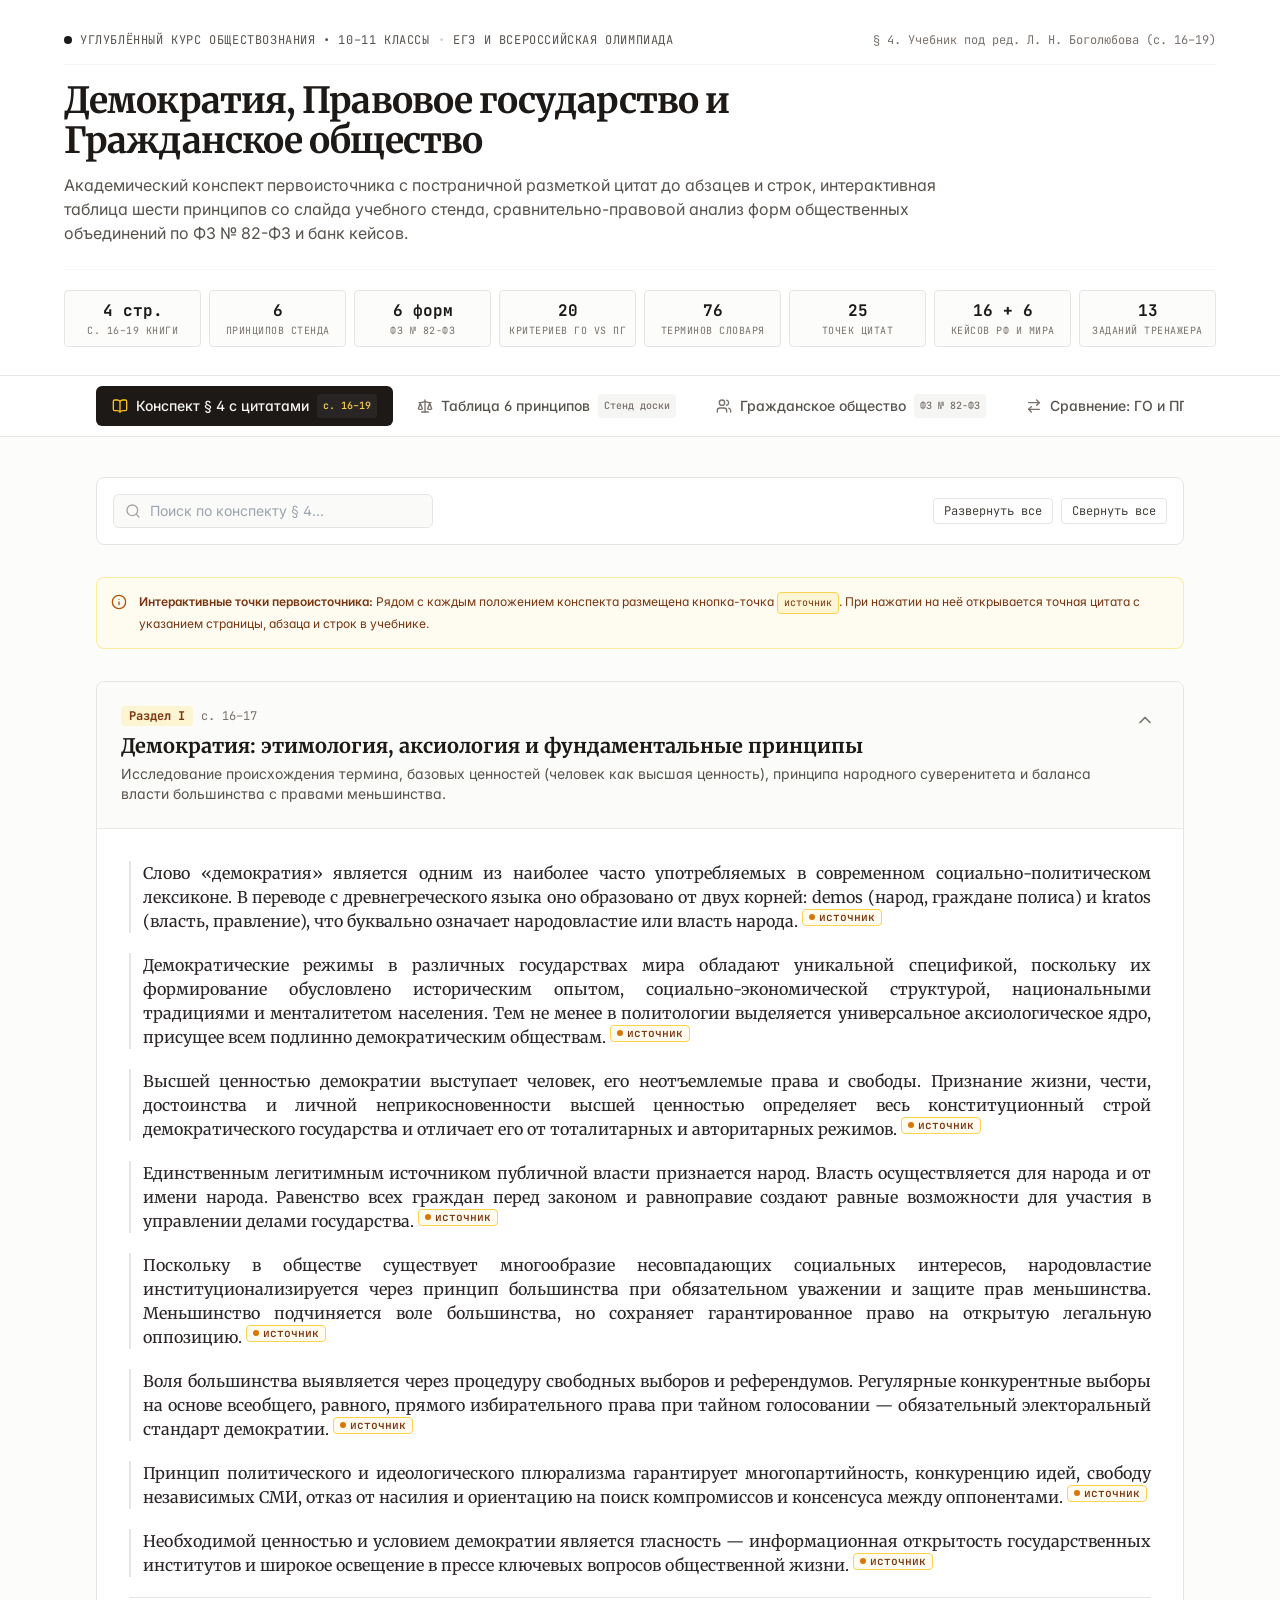
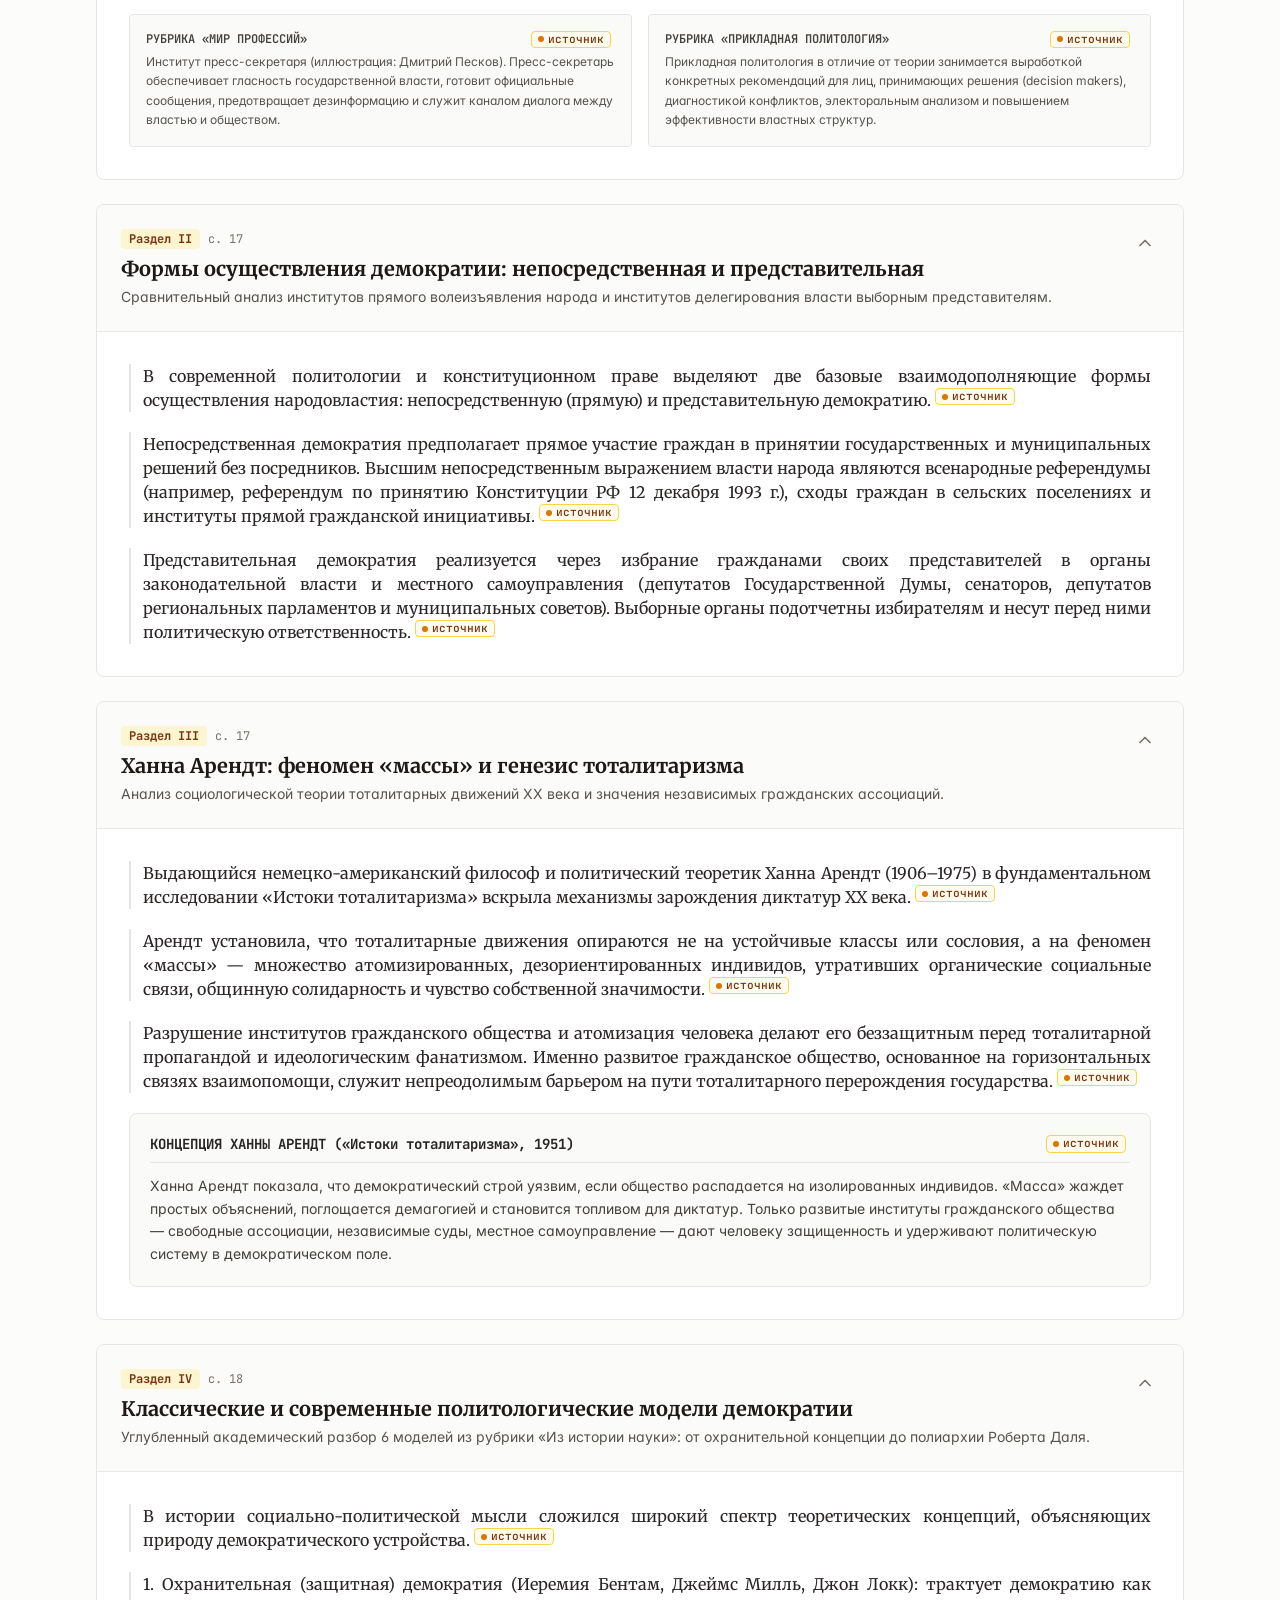
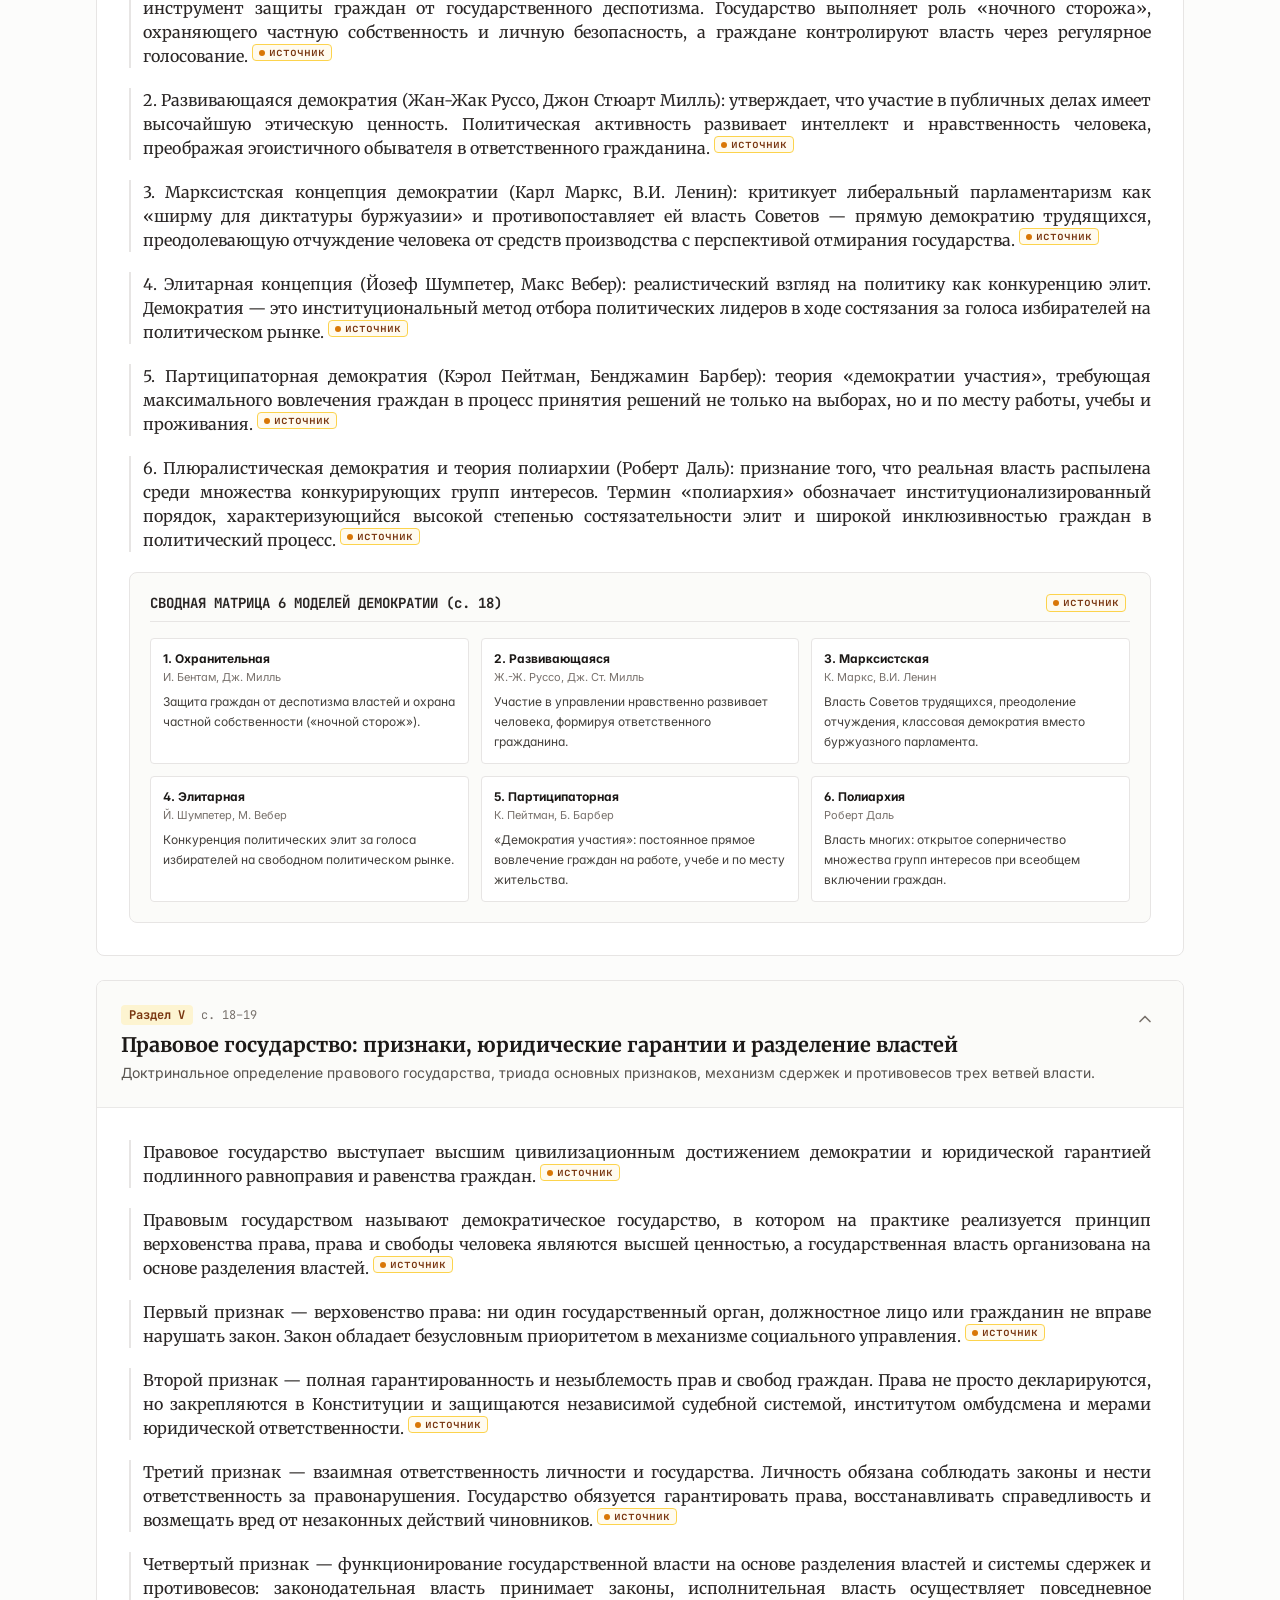
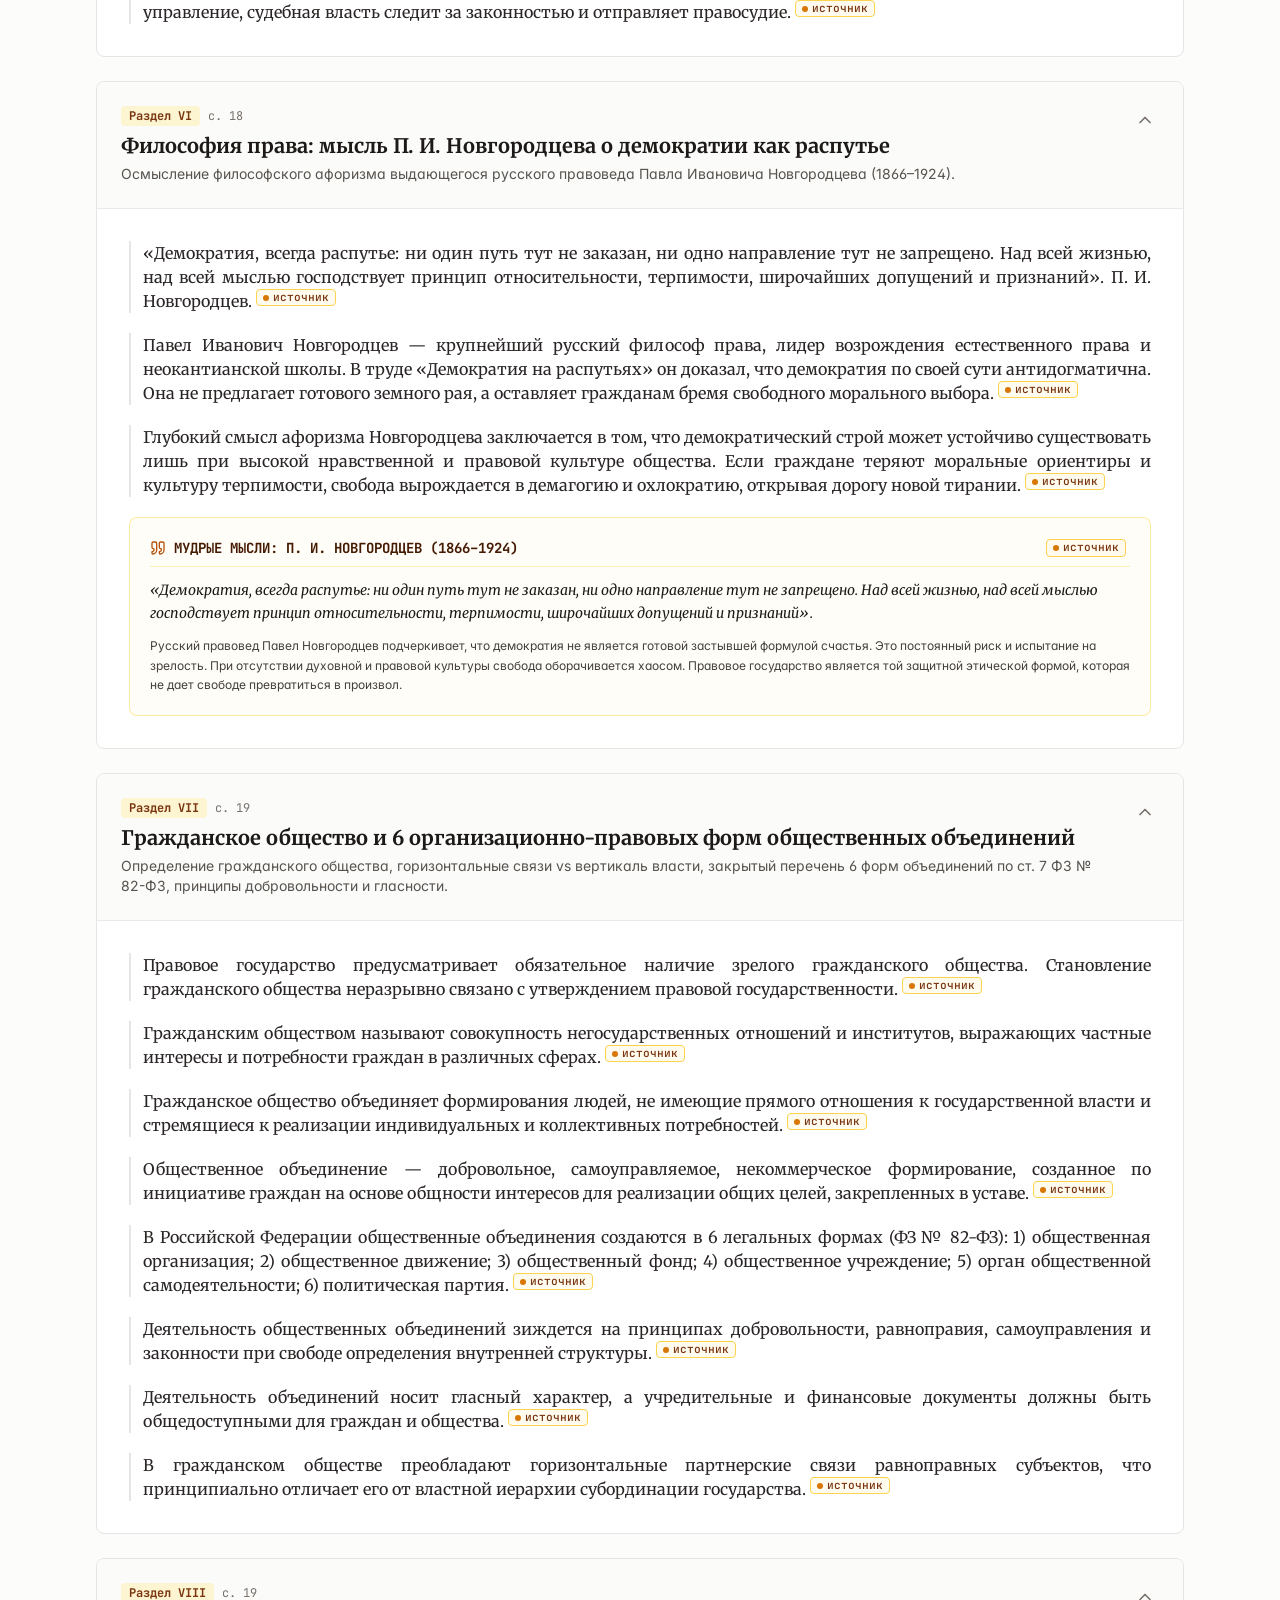
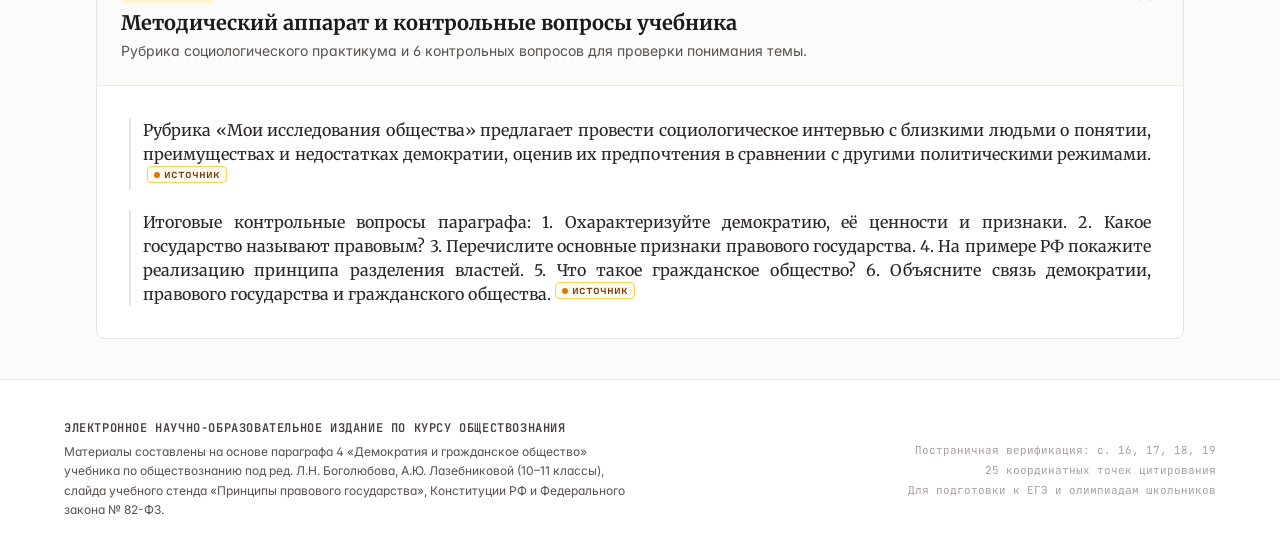
<file: index.html>
<!doctype html>
<html lang="ru">
  <head>
    <meta charset="UTF-8" />
    <link rel="icon" type="image/svg+xml" href="data:image/svg+xml,<svg xmlns='http://www.w3.org/2000/svg' viewBox='0 0 24 24' fill='none' stroke='%231e3a5f' stroke-width='2' stroke-linecap='round' stroke-linejoin='round'><path d='M4 19.5v-15A2.5 2.5 0 0 1 6.5 2H20v20H6.5a2.5 2.5 0 0 1-2.5-2.5Z'/><path d='M6 6h10'/><path d='M6 10h10'/></svg>" />
    <meta name="viewport" content="width=device-width, initial-scale=1.0" />
    <title>Обществознание: Демократия, Правовое государство и Гражданское общество</title>
    <link rel="preconnect" href="https://fonts.googleapis.com">
    <link rel="preconnect" href="https://fonts.gstatic.com" crossorigin>
    <link href="https://fonts.googleapis.com/css2?family=Inter:wght@300;400;500;600;700&family=Merriweather:ital,wght@0,300;0,400;0,700;1,300;1,400&family=JetBrains+Mono:wght@400;500&display=swap" rel="stylesheet">
    <script type="module" crossorigin src="./assets/index-B8n54ocy.js"></script>
    <link rel="stylesheet" crossorigin href="./assets/index-BXDXiQHq.css">
  </head>
  <body class="bg-[#fcfcfb] text-[#191919] font-sans antialiased selection:bg-stone-200 selection:text-black">
    <div id="root"></div>
  </body>
</html>
</file>
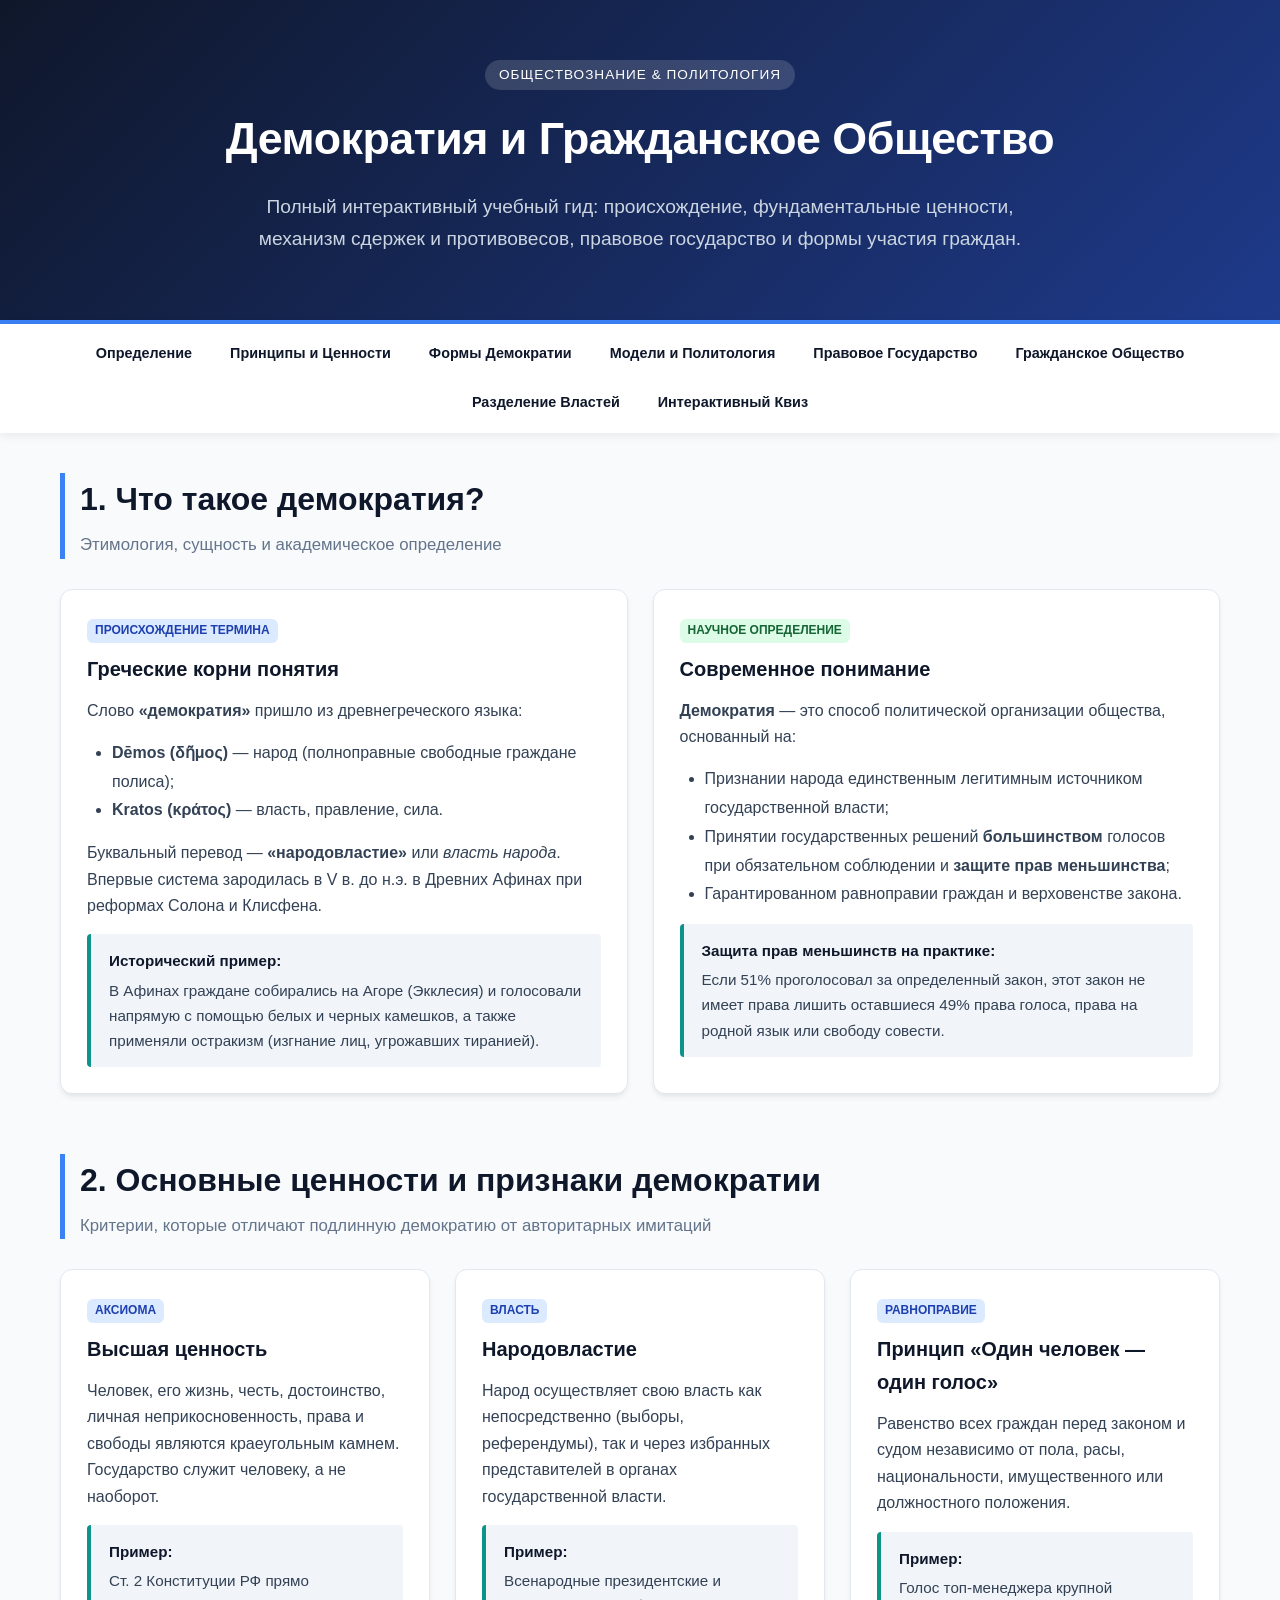
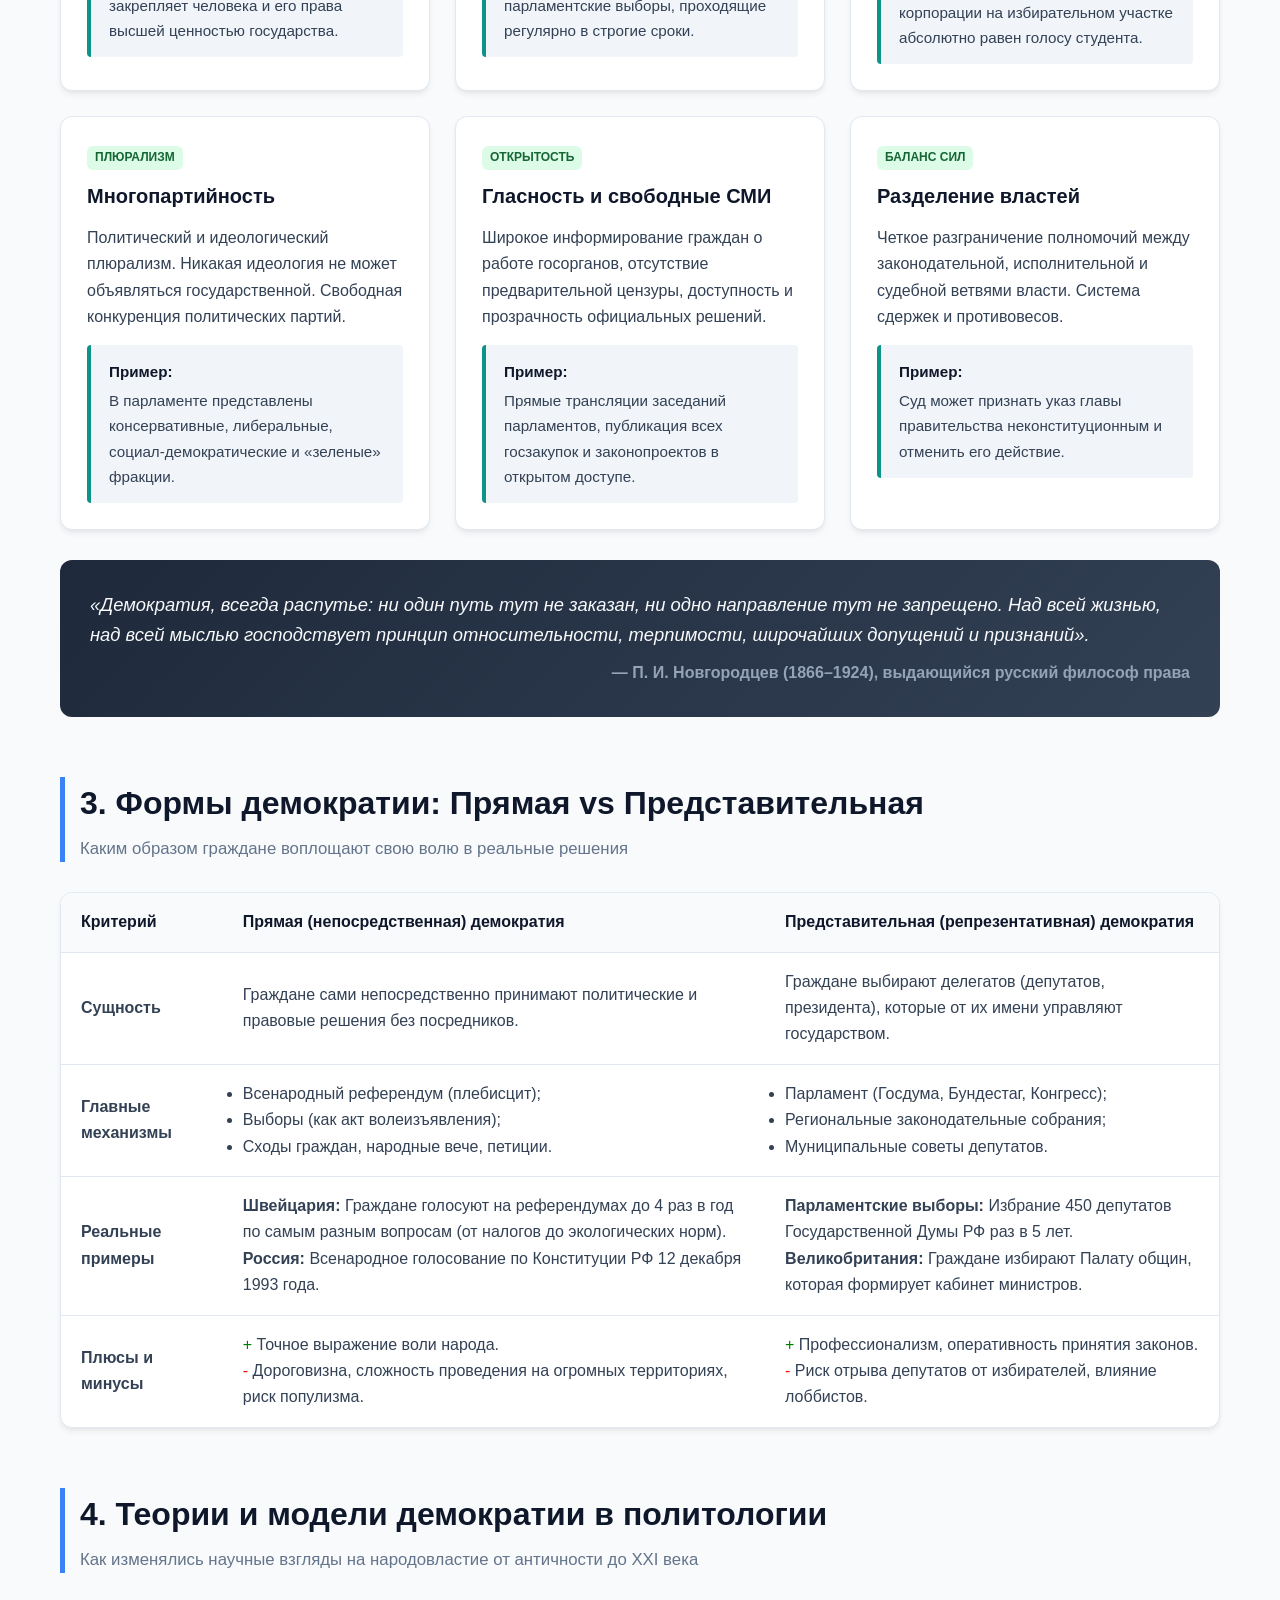
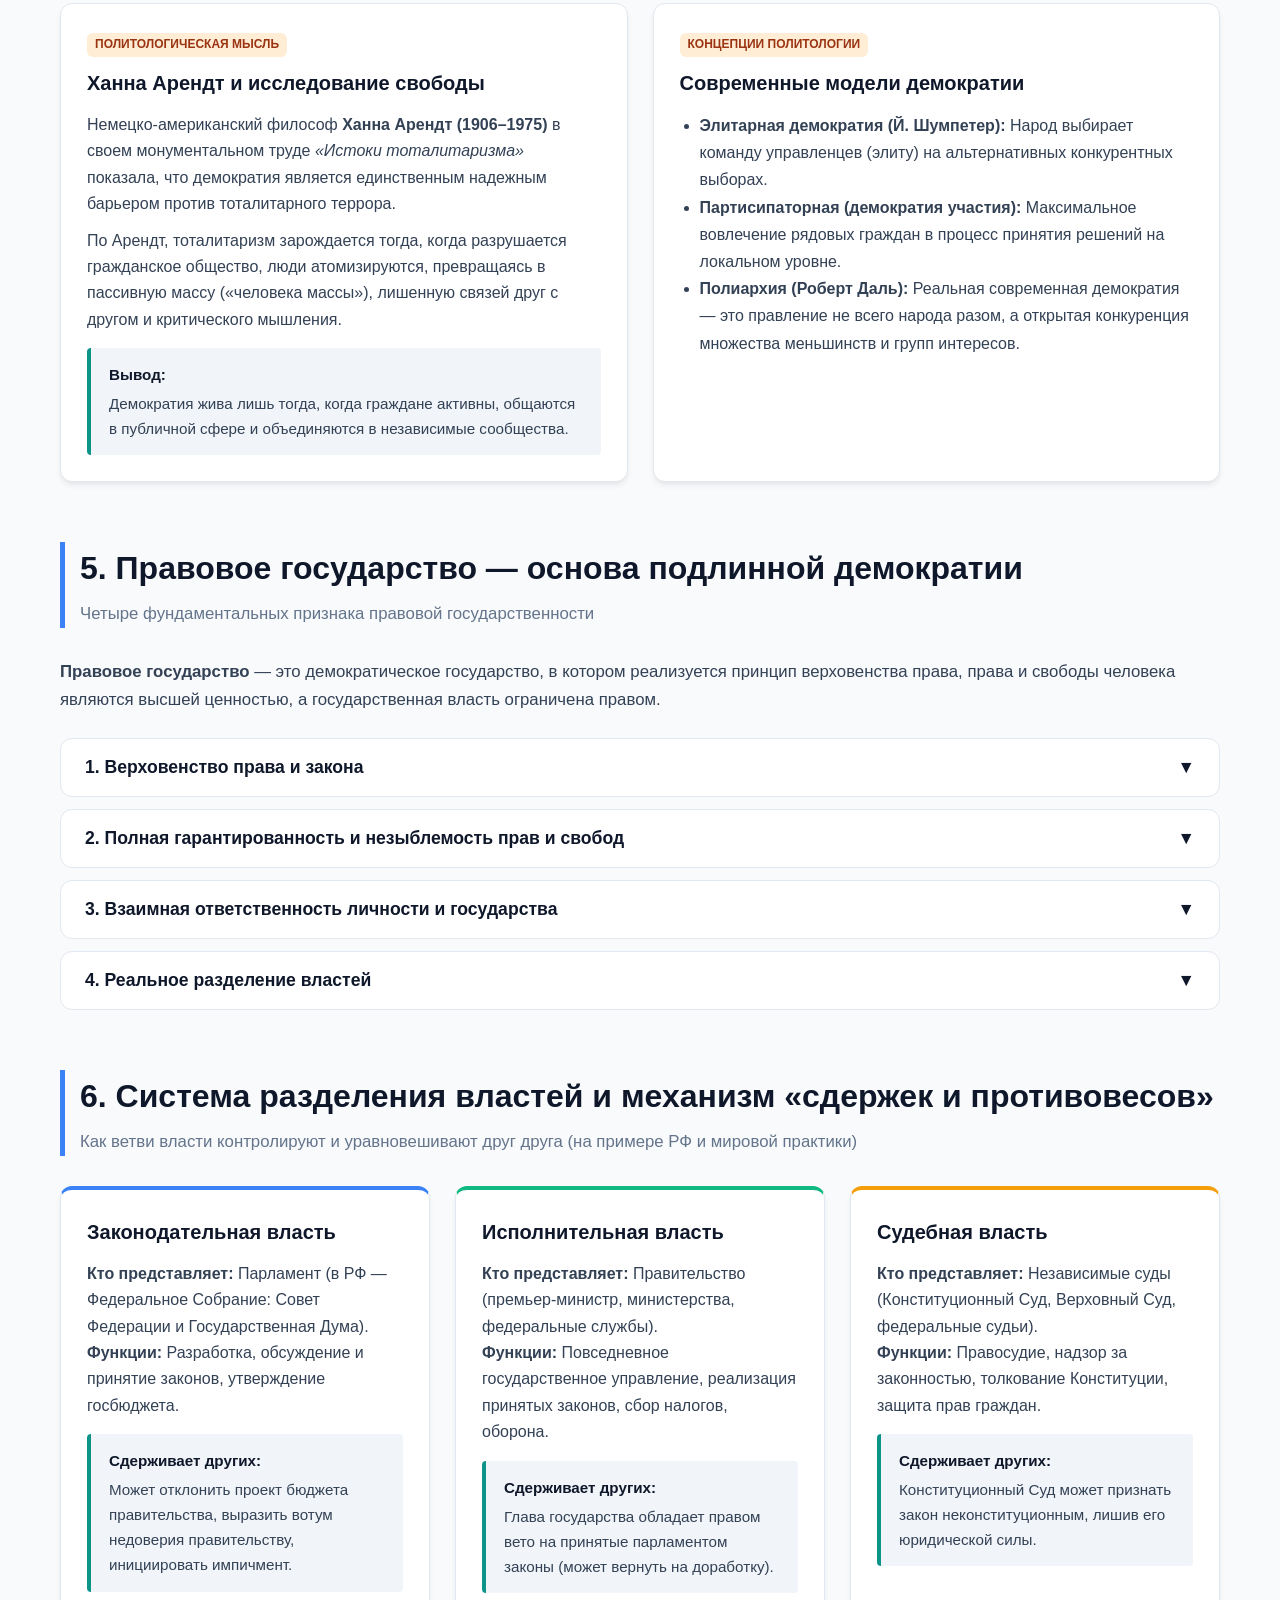
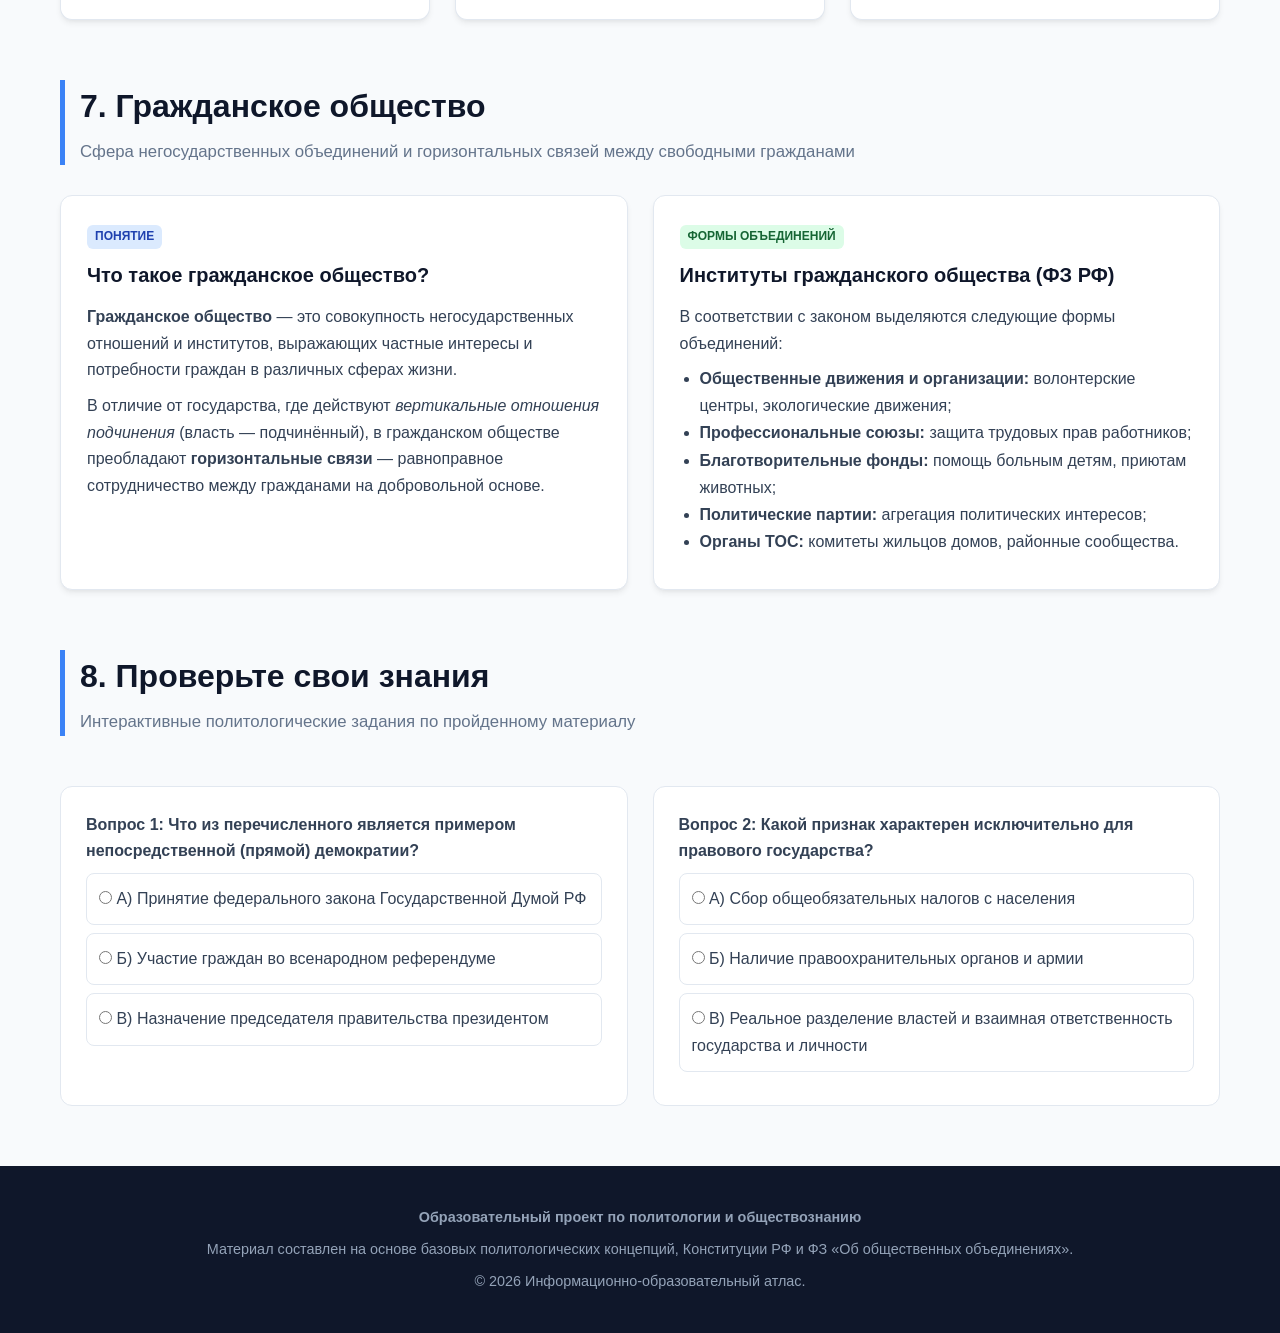
<file: ai_studio_code (58).html>
<!DOCTYPE html>
<html lang="ru">
<head>
    <meta charset="UTF-8">
    <meta name="viewport" content="width=device-width, initial-scale=1.0">
    <title>Демократия, Правовое Государство и Гражданское Общество</title>
    <style>
        :root {
            --primary: #1e3a8a;
            --primary-light: #3b82f6;
            --secondary: #0d9488;
            --accent: #d97706;
            --dark: #0f172a;
            --light-bg: #f8fafc;
            --card-bg: #ffffff;
            --border: #e2e8f0;
            --text-main: #334155;
            --text-muted: #64748b;
            --radius: 12px;
            --shadow: 0 4px 6px -1px rgba(0, 0, 0, 0.07), 0 2px 4px -2px rgba(0, 0, 0, 0.05);
            --shadow-lg: 0 10px 15px -3px rgba(0, 0, 0, 0.1), 0 4px 6px -4px rgba(0, 0, 0, 0.05);
        }

        * {
            box-sizing: border-box;
            margin: 0;
            padding: 0;
            scroll-behavior: smooth;
        }

        body {
            font-family: -apple-system, BlinkMacSystemFont, "Segoe UI", Roboto, "Helvetica Neue", Arial, sans-serif;
            line-height: 1.65;
            color: var(--text-main);
            background-color: var(--light-bg);
        }

        /* HEADER & HERO */
        header {
            background: linear-gradient(135deg, #0f172a 0%, #1e3a8a 100%);
            color: white;
            padding: 60px 20px 40px;
            text-align: center;
            border-bottom: 4px solid var(--primary-light);
        }

        .header-tag {
            display: inline-block;
            background: rgba(255, 255, 255, 0.15);
            padding: 4px 14px;
            border-radius: 20px;
            font-size: 0.85rem;
            text-transform: uppercase;
            letter-spacing: 1px;
            margin-bottom: 12px;
        }

        header h1 {
            font-size: 2.8rem;
            font-weight: 800;
            margin-bottom: 15px;
            letter-spacing: -0.5px;
        }

        header p {
            max-width: 800px;
            margin: 0 auto 25px;
            font-size: 1.2rem;
            color: #cbd5e1;
        }

        /* NAVIGATION */
        nav {
            background: white;
            position: sticky;
            top: 0;
            z-index: 1000;
            box-shadow: 0 2px 10px rgba(0,0,0,0.08);
            display: flex;
            justify-content: center;
            flex-wrap: wrap;
            padding: 10px 15px;
            gap: 10px;
        }

        nav a {
            color: var(--dark);
            text-decoration: none;
            padding: 8px 14px;
            border-radius: 8px;
            font-weight: 600;
            font-size: 0.9rem;
            transition: all 0.2s ease;
        }

        nav a:hover {
            background-color: #eff6ff;
            color: var(--primary-light);
        }

        /* CONTAINER */
        .container {
            max-width: 1200px;
            margin: 40px auto;
            padding: 0 20px;
        }

        section {
            margin-bottom: 60px;
        }

        .section-header {
            margin-bottom: 30px;
            border-left: 5px solid var(--primary-light);
            padding-left: 15px;
        }

        .section-header h2 {
            font-size: 2rem;
            color: var(--dark);
            margin-bottom: 5px;
        }

        .section-header p {
            color: var(--text-muted);
            font-size: 1.05rem;
        }

        /* CARDS & GRIDS */
        .grid-2 {
            display: grid;
            grid-template-columns: repeat(auto-fit, minmax(320px, 1fr));
            gap: 25px;
        }

        .grid-3 {
            display: grid;
            grid-template-columns: repeat(auto-fit, minmax(280px, 1fr));
            gap: 25px;
        }

        .card {
            background: var(--card-bg);
            border-radius: var(--radius);
            padding: 26px;
            box-shadow: var(--shadow);
            border: 1px solid var(--border);
            transition: transform 0.2s, box-shadow 0.2s;
        }

        .card:hover {
            transform: translateY(-3px);
            box-shadow: var(--shadow-lg);
        }

        .card h3 {
            color: var(--dark);
            font-size: 1.25rem;
            margin-bottom: 12px;
            display: flex;
            align-items: center;
            gap: 10px;
        }

        .badge {
            display: inline-block;
            padding: 2px 8px;
            border-radius: 6px;
            font-size: 0.75rem;
            font-weight: 700;
            text-transform: uppercase;
        }

        .badge-blue { background: #dbeafe; color: #1e40af; }
        .badge-green { background: #dcfce7; color: #166534; }
        .badge-orange { background: #ffedd5; color: #9a3412; }

        /* EXAMPLES BOX */
        .example-box {
            background: #f1f5f9;
            border-left: 4px solid var(--secondary);
            padding: 14px 18px;
            border-radius: 4px;
            margin-top: 15px;
            font-size: 0.95rem;
        }

        .example-box strong {
            color: var(--dark);
            display: block;
            margin-bottom: 4px;
        }

        /* HIGHLIGHT QUOTE */
        .quote-banner {
            background: linear-gradient(135deg, #1e293b, #334155);
            color: #f8fafc;
            border-radius: var(--radius);
            padding: 30px;
            margin: 30px 0;
            position: relative;
        }

        .quote-banner p {
            font-size: 1.15rem;
            font-style: italic;
            margin-bottom: 10px;
        }

        .quote-banner span {
            display: block;
            text-align: right;
            color: #94a3b8;
            font-weight: 600;
        }

        /* COMPARISON TABLE */
        .table-wrapper {
            overflow-x: auto;
            background: white;
            border-radius: var(--radius);
            box-shadow: var(--shadow);
            border: 1px solid var(--border);
            margin: 25px 0;
        }

        table {
            width: 100%;
            border-collapse: collapse;
            text-align: left;
        }

        th, td {
            padding: 16px 20px;
            border-bottom: 1px solid var(--border);
        }

        th {
            background-color: #f8fafc;
            color: var(--dark);
            font-weight: 700;
        }

        tr:last-child td {
            border-bottom: none;
        }

        /* ACCORDION */
        .accordion-item {
            background: white;
            border: 1px solid var(--border);
            border-radius: var(--radius);
            margin-bottom: 12px;
            overflow: hidden;
        }

        .accordion-btn {
            width: 100%;
            padding: 18px 24px;
            background: none;
            border: none;
            text-align: left;
            font-size: 1.1rem;
            font-weight: 600;
            color: var(--dark);
            cursor: pointer;
            display: flex;
            justify-content: space-between;
            align-items: center;
        }

        .accordion-btn:hover {
            background: #f8fafc;
        }

        .accordion-content {
            display: none;
            padding: 0 24px 20px;
            color: var(--text-main);
            border-top: 1px solid #f1f5f9;
        }

        .accordion-content.active {
            display: block;
        }

        /* QUIZ SECTION */
        .quiz-card {
            background: white;
            border-radius: var(--radius);
            padding: 25px;
            border: 1px solid var(--border);
            margin-top: 20px;
        }

        .quiz-opt {
            display: block;
            margin: 8px 0;
            padding: 12px;
            border-radius: 8px;
            border: 1px solid var(--border);
            cursor: pointer;
            transition: 0.2s;
        }

        .quiz-opt:hover {
            background-color: #eff6ff;
            border-color: var(--primary-light);
        }

        .quiz-feedback {
            margin-top: 12px;
            font-weight: 600;
            display: none;
        }

        /* FOOTER */
        footer {
            background: var(--dark);
            color: #94a3b8;
            padding: 40px 20px;
            text-align: center;
            font-size: 0.9rem;
        }

        footer a {
            color: #cbd5e1;
            text-decoration: underline;
        }

        @media (max-width: 768px) {
            header h1 { font-size: 2rem; }
            .section-header h2 { font-size: 1.6rem; }
        }
    </style>
</head>
<body>

    <!-- HERO HEADER -->
    <header>
        <span class="header-tag">Обществознание & Политология</span>
        <h1>Демократия и Гражданское Общество</h1>
        <p>Полный интерактивный учебный гид: происхождение, фундаментальные ценности, механизм сдержек и противовесов, правовое государство и формы участия граждан.</p>
    </header>

    <!-- NAVIGATION MENU -->
    <nav>
        <a href="#etymology">Определение</a>
        <a href="#principles">Принципы и Ценности</a>
        <a href="#forms">Формы Демократии</a>
        <a href="#theories">Модели и Политология</a>
        <a href="#rule-of-law">Правовое Государство</a>
        <a href="#civil-society">Гражданское Общество</a>
        <a href="#branches">Разделение Властей</a>
        <a href="#quiz">Интерактивный Квиз</a>
    </nav>

    <div class="container">

        <!-- SECTION 1: DEFINITION & ETYMOLOGY -->
        <section id="etymology">
            <div class="section-header">
                <h2>1. Что такое демократия?</h2>
                <p>Этимология, сущность и академическое определение</p>
            </div>
            
            <div class="grid-2">
                <div class="card">
                    <span class="badge badge-blue">Происхождение термина</span>
                    <h3 style="margin-top: 10px;">Греческие корни понятия</h3>
                    <p>Слово <strong>«демократия»</strong> пришло из древнегреческого языка:</p>
                    <ul style="margin: 15px 0 15px 25px; line-height: 1.8;">
                        <li><strong>Dēmos (δῆμος)</strong> — народ (полноправные свободные граждане полиса);</li>
                        <li><strong>Kratos (κράτος)</strong> — власть, правление, сила.</li>
                    </ul>
                    <p>Буквальный перевод — <strong>«народовластие»</strong> или <em>власть народа</em>. Впервые система зародилась в V в. до н.э. в Древних Афинах при реформах Солона и Клисфена.</p>
                    <div class="example-box">
                        <strong>Исторический пример:</strong>
                        В Афинах граждане собирались на Агоре (Экклесия) и голосовали напрямую с помощью белых и черных камешков, а также применяли остракизм (изгнание лиц, угрожавших тиранией).
                    </div>
                </div>

                <div class="card">
                    <span class="badge badge-green">Научное определение</span>
                    <h3 style="margin-top: 10px;">Современное понимание</h3>
                    <p><strong>Демократия</strong> — это способ политической организации общества, основанный на:</p>
                    <ul style="margin: 15px 0 15px 25px; line-height: 1.8;">
                        <li>Признании народа единственным легитимным источником государственной власти;</li>
                        <li>Принятии государственных решений <strong>большинством</strong> голосов при обязательном соблюдении и <strong>защите прав меньшинства</strong>;</li>
                        <li>Гарантированном равноправии граждан и верховенстве закона.</li>
                    </ul>
                    <div class="example-box">
                        <strong>Защита прав меньшинств на практике:</strong>
                        Если 51% проголосовал за определенный закон, этот закон не имеет права лишить оставшиеся 49% права голоса, права на родной язык или свободу совести.
                    </div>
                </div>
            </div>
        </section>

        <!-- SECTION 2: VALUES AND PRINCIPLES -->
        <section id="principles">
            <div class="section-header">
                <h2>2. Основные ценности и признаки демократии</h2>
                <p>Критерии, которые отличают подлинную демократию от авторитарных имитаций</p>
            </div>

            <div class="grid-3">
                <div class="card">
                    <span class="badge badge-blue">Аксиома</span>
                    <h3 style="margin-top: 10px;">Высшая ценность</h3>
                    <p>Человек, его жизнь, честь, достоинство, личная неприкосновенность, права и свободы являются краеугольным камнем. Государство служит человеку, а не наоборот.</p>
                    <div class="example-box">
                        <strong>Пример:</strong> Ст. 2 Конституции РФ прямо закрепляет человека и его права высшей ценностью государства.
                    </div>
                </div>

                <div class="card">
                    <span class="badge badge-blue">Власть</span>
                    <h3 style="margin-top: 10px;">Народовластие</h3>
                    <p>Народ осуществляет свою власть как непосредственно (выборы, референдумы), так и через избранных представителей в органах государственной власти.</p>
                    <div class="example-box">
                        <strong>Пример:</strong> Всенародные президентские и парламентские выборы, проходящие регулярно в строгие сроки.
                    </div>
                </div>

                <div class="card">
                    <span class="badge badge-blue">Равноправие</span>
                    <h3 style="margin-top: 10px;">Принцип «Один человек — один голос»</h3>
                    <p>Равенство всех граждан перед законом и судом независимо от пола, расы, национальности, имущественного или должностного положения.</p>
                    <div class="example-box">
                        <strong>Пример:</strong> Голос топ-менеджера крупной корпорации на избирательном участке абсолютно равен голосу студента.
                    </div>
                </div>

                <div class="card">
                    <span class="badge badge-green">Плюрализм</span>
                    <h3 style="margin-top: 10px;">Многопартийность</h3>
                    <p>Политический и идеологический плюрализм. Никакая идеология не может объявляться государственной. Свободная конкуренция политических партий.</p>
                    <div class="example-box">
                        <strong>Пример:</strong> В парламенте представлены консервативные, либеральные, социал-демократические и «зеленые» фракции.
                    </div>
                </div>

                <div class="card">
                    <span class="badge badge-green">Открытость</span>
                    <h3 style="margin-top: 10px;">Гласность и свободные СМИ</h3>
                    <p>Широкое информирование граждан о работе госорганов, отсутствие предварительной цензуры, доступность и прозрачность официальных решений.</p>
                    <div class="example-box">
                        <strong>Пример:</strong> Прямые трансляции заседаний парламентов, публикация всех госзакупок и законопроектов в открытом доступе.
                    </div>
                </div>

                <div class="card">
                    <span class="badge badge-green">Баланс сил</span>
                    <h3 style="margin-top: 10px;">Разделение властей</h3>
                    <p>Четкое разграничение полномочий между законодательной, исполнительной и судебной ветвями власти. Система сдержек и противовесов.</p>
                    <div class="example-box">
                        <strong>Пример:</strong> Суд может признать указ главы правительства неконституционным и отменить его действие.
                    </div>
                </div>
            </div>

            <!-- FAMOUS QUOTE -->
            <div class="quote-banner">
                <p>«Демократия, всегда распутье: ни один путь тут не заказан, ни одно направление тут не запрещено. Над всей жизнью, над всей мыслью господствует принцип относительности, терпимости, широчайших допущений и признаний».</p>
                <span>— П. И. Новгородцев (1866–1924), выдающийся русский философ права</span>
            </div>
        </section>

        <!-- SECTION 3: FORMS OF DEMOCRACY -->
        <section id="forms">
            <div class="section-header">
                <h2>3. Формы демократии: Прямая vs Представительная</h2>
                <p>Каким образом граждане воплощают свою волю в реальные решения</p>
            </div>

            <div class="table-wrapper">
                <table>
                    <thead>
                        <tr>
                            <th>Критерий</th>
                            <th>Прямая (непосредственная) демократия</th>
                            <th>Представительная (репрезентативная) демократия</th>
                        </tr>
                    </thead>
                    <tbody>
                        <tr>
                            <td><strong>Сущность</strong></td>
                            <td>Граждане сами непосредственно принимают политические и правовые решения без посредников.</td>
                            <td>Граждане выбирают делегатов (депутатов, президента), которые от их имени управляют государством.</td>
                        </tr>
                        <tr>
                            <td><strong>Главные механизмы</strong></td>
                            <td>
                                <ul>
                                    <li>Всенародный референдум (плебисцит);</li>
                                    <li>Выборы (как акт волеизъявления);</li>
                                    <li>Сходы граждан, народные вече, петиции.</li>
                                </ul>
                            </td>
                            <td>
                                <ul>
                                    <li>Парламент (Госдума, Бундестаг, Конгресс);</li>
                                    <li>Региональные законодательные собрания;</li>
                                    <li>Муниципальные советы депутатов.</li>
                                </ul>
                            </td>
                        </tr>
                        <tr>
                            <td><strong>Реальные примеры</strong></td>
                            <td>
                                <strong>Швейцария:</strong> Граждане голосуют на референдумах до 4 раз в год по самым разным вопросам (от налогов до экологических норм).<br>
                                <strong>Россия:</strong> Всенародное голосование по Конституции РФ 12 декабря 1993 года.
                            </td>
                            <td>
                                <strong>Парламентские выборы:</strong> Избрание 450 депутатов Государственной Думы РФ раз в 5 лет.<br>
                                <strong>Великобритания:</strong> Граждане избирают Палату общин, которая формирует кабинет министров.
                            </td>
                        </tr>
                        <tr>
                            <td><strong>Плюсы и минусы</strong></td>
                            <td>
                                <span style="color: green;">+</span> Точное выражение воли народа.<br>
                                <span style="color: red;">-</span> Дороговизна, сложность проведения на огромных территориях, риск популизма.
                            </td>
                            <td>
                                <span style="color: green;">+</span> Профессионализм, оперативность принятия законов.<br>
                                <span style="color: red;">-</span> Риск отрыва депутатов от избирателей, влияние лоббистов.
                            </td>
                        </tr>
                    </tbody>
                </table>
            </div>
        </section>

        <!-- SECTION 4: THEORIES & POLITICAL SCIENCE -->
        <section id="theories">
            <div class="section-header">
                <h2>4. Теории и модели демократии в политологии</h2>
                <p>Как изменялись научные взгляды на народовластие от античности до XXI века</p>
            </div>

            <div class="grid-2">
                <div class="card">
                    <span class="badge badge-orange">Политологическая мысль</span>
                    <h3 style="margin-top: 10px;">Ханна Арендт и исследование свободы</h3>
                    <p>Немецко-американский философ <strong>Ханна Арендт (1906–1975)</strong> в своем монументальном труде <em>«Истоки тоталитаризма»</em> показала, что демократия является единственным надежным барьером против тоталитарного террора.</p>
                    <p style="margin-top: 10px;">По Арендт, тоталитаризм зарождается тогда, когда разрушается гражданское общество, люди атомизируются, превращаясь в пассивную массу («человека массы»), лишенную связей друг с другом и критического мышления.</p>
                    <div class="example-box">
                        <strong>Вывод:</strong> Демократия жива лишь тогда, когда граждане активны, общаются в публичной сфере и объединяются в независимые сообщества.
                    </div>
                </div>

                <div class="card">
                    <span class="badge badge-orange">Концепции политологии</span>
                    <h3 style="margin-top: 10px;">Современные модели демократии</h3>
                    <ul style="margin: 10px 0 10px 20px; line-height: 1.7;">
                        <li><strong>Элитарная демократия (Й. Шумпетер):</strong> Народ выбирает команду управленцев (элиту) на альтернативных конкурентных выборах.</li>
                        <li><strong>Партисипаторная (демократия участия):</strong> Максимальное вовлечение рядовых граждан в процесс принятия решений на локальном уровне.</li>
                        <li><strong>Полиархия (Роберт Даль):</strong> Реальная современная демократия — это правление не всего народа разом, а открытая конкуренция множества меньшинств и групп интересов.</li>
                    </ul>
                </div>
            </div>
        </section>

        <!-- SECTION 5: RULE OF LAW -->
        <section id="rule-of-law">
            <div class="section-header">
                <h2>5. Правовое государство — основа подлинной демократии</h2>
                <p>Четыре фундаментальных признака правовой государственности</p>
            </div>

            <p style="margin-bottom: 25px; font-size: 1.05rem;">
                <strong>Правовое государство</strong> — это демократическое государство, в котором реализуется принцип верховенства права, права и свободы человека являются высшей ценностью, а государственная власть ограничена правом.
            </p>

            <div class="accordion-item">
                <button class="accordion-btn" onclick="toggleAccordion(this)">
                    <span>1. Верховенство права и закона</span>
                    <span>▼</span>
                </button>
                <div class="accordion-content">
                    <p>Ни один государственный орган, чиновник, президент или отдельный гражданин не стоит выше закона. Конституция обладает высшей юридической силой, все подзаконные акты должны строго соответствовать законам.</p>
                    <div class="example-box">
                        <strong>Пример:</strong> Если министр издает приказ, ущемляющий права граждан, суд признает его недействительным.
                    </div>
                </div>
            </div>

            <div class="accordion-item">
                <button class="accordion-btn" onclick="toggleAccordion(this)">
                    <span>2. Полная гарантированность и незыблемость прав и свобод</span>
                    <span>▼</span>
                </button>
                <div class="accordion-content">
                    <p>Права человека не «дарятся» государством, а принадлежат человеку от рождения. Государство создает механизмы их судебной и административной защиты, институт Уполномоченного по правам человека (Омбудсмена).</p>
                    <div class="example-box">
                        <strong>Пример:</strong> Презумпция невиновности — обвиняемый не обязан доказывать свою невиновность, бремя доказательства лежит на стороне обвинения.
                    </div>
                </div>
            </div>

            <div class="accordion-item">
                <button class="accordion-btn" onclick="toggleAccordion(this)">
                    <span>3. Взаимная ответственность личности и государства</span>
                    <span>▼</span>
                </button>
                <div class="accordion-content">
                    <p>Гражданин несет ответственность за правонарушения перед законом, а государство обязано возместить вред, причиненный гражданину незаконными действиями органов власти или должностных лиц.</p>
                    <div class="example-box">
                        <strong>Пример:</strong> Ст. 53 Конституции РФ гарантирует гражданину право на компенсацию вреда из государственной казны в случае незаконного ареста или ошибочного осуждения.
                    </div>
                </div>
            </div>

            <div class="accordion-item">
                <button class="accordion-btn" onclick="toggleAccordion(this)">
                    <span>4. Реальное разделение властей</span>
                    <span>▼</span>
                </button>
                <div class="accordion-content">
                    <p>Недопущение концентрации всей полноты власти в одних руках во избежание скатывания в авторитаризм и диктатуру.</p>
                </div>
            </div>
        </section>

        <!-- SECTION 6: BRANCHES OF POWER & CHECKS & BALANCES -->
        <section id="branches">
            <div class="section-header">
                <h2>6. Система разделения властей и механизм «сдержек и противовесов»</h2>
                <p>Как ветви власти контролируют и уравновешивают друг друга (на примере РФ и мировой практики)</p>
            </div>

            <div class="grid-3">
                <div class="card" style="border-top: 4px solid #3b82f6;">
                    <h3>Законодательная власть</h3>
                    <p><strong>Кто представляет:</strong> Парламент (в РФ — Федеральное Собрание: Совет Федерации и Государственная Дума).</p>
                    <p><strong>Функции:</strong> Разработка, обсуждение и принятие законов, утверждение госбюджета.</p>
                    <div class="example-box">
                        <strong>Сдерживает других:</strong> Может отклонить проект бюджета правительства, выразить вотум недоверия правительству, инициировать импичмент.
                    </div>
                </div>

                <div class="card" style="border-top: 4px solid #10b981;">
                    <h3>Исполнительная власть</h3>
                    <p><strong>Кто представляет:</strong> Правительство (премьер-министр, министерства, федеральные службы).</p>
                    <p><strong>Функции:</strong> Повседневное государственное управление, реализация принятых законов, сбор налогов, оборона.</p>
                    <div class="example-box">
                        <strong>Сдерживает других:</strong> Глава государства обладает правом вето на принятые парламентом законы (может вернуть на доработку).
                    </div>
                </div>

                <div class="card" style="border-top: 4px solid #f59e0b;">
                    <h3>Судебная власть</h3>
                    <p><strong>Кто представляет:</strong> Независимые суды (Конституционный Суд, Верховный Суд, федеральные судьи).</p>
                    <p><strong>Функции:</strong> Правосудие, надзор за законностью, толкование Конституции, защита прав граждан.</p>
                    <div class="example-box">
                        <strong>Сдерживает других:</strong> Конституционный Суд может признать закон неконституционным, лишив его юридической силы.
                    </div>
                </div>
            </div>
        </section>

        <!-- SECTION 7: CIVIL SOCIETY -->
        <section id="civil-society">
            <div class="section-header">
                <h2>7. Гражданское общество</h2>
                <p>Сфера негосударственных объединений и горизонтальных связей между свободными гражданами</p>
            </div>

            <div class="grid-2">
                <div class="card">
                    <span class="badge badge-blue">Понятие</span>
                    <h3 style="margin-top: 10px;">Что такое гражданское общество?</h3>
                    <p><strong>Гражданское общество</strong> — это совокупность негосударственных отношений и институтов, выражающих частные интересы и потребности граждан в различных сферах жизни.</p>
                    <p style="margin-top: 10px;">В отличие от государства, где действуют <em>вертикальные отношения подчинения</em> (власть — подчинённый), в гражданском обществе преобладают <strong>горизонтальные связи</strong> — равноправное сотрудничество между гражданами на добровольной основе.</p>
                </div>

                <div class="card">
                    <span class="badge badge-green">Формы объединений</span>
                    <h3 style="margin-top: 10px;">Институты гражданского общества (ФЗ РФ)</h3>
                    <p>В соответствии с законом выделяются следующие формы объединений:</p>
                    <ul style="margin: 8px 0 8px 20px; line-height: 1.7;">
                        <li><strong>Общественные движения и организации:</strong> волонтерские центры, экологические движения;</li>
                        <li><strong>Профессиональные союзы:</strong> защита трудовых прав работников;</li>
                        <li><strong>Благотворительные фонды:</strong> помощь больным детям, приютам животных;</li>
                        <li><strong>Политические партии:</strong> агрегация политических интересов;</li>
                        <li><strong>Органы ТОС:</strong> комитеты жильцов домов, районные сообщества.</li>
                    </ul>
                </div>
            </div>
        </section>

        <!-- SECTION 8: INTERACTIVE QUIZ & KNOWLEDGE CHECK -->
        <section id="quiz">
            <div class="section-header">
                <h2>8. Проверьте свои знания</h2>
                <p>Интерактивные политологические задания по пройденному материалу</p>
            </div>

            <div class="grid-2">
                <!-- Question 1 -->
                <div class="quiz-card">
                    <h4>Вопрос 1: Что из перечисленного является примером непосредственной (прямой) демократии?</h4>
                    <label class="quiz-opt" onclick="checkAnswer(this, false, 'q1-feedback')">
                        <input type="radio" name="q1"> А) Принятие федерального закона Государственной Думой РФ
                    </label>
                    <label class="quiz-opt" onclick="checkAnswer(this, true, 'q1-feedback')">
                        <input type="radio" name="q1"> Б) Участие граждан во всенародном референдуме
                    </label>
                    <label class="quiz-opt" onclick="checkAnswer(this, false, 'q1-feedback')">
                        <input type="radio" name="q1"> В) Назначение председателя правительства президентом
                    </label>
                    <div id="q1-feedback" class="quiz-feedback"></div>
                </div>

                <!-- Question 2 -->
                <div class="quiz-card">
                    <h4>Вопрос 2: Какой признак характерен исключительно для правового государства?</h4>
                    <label class="quiz-opt" onclick="checkAnswer(this, false, 'q2-feedback')">
                        <input type="radio" name="q2"> А) Сбор общеобязательных налогов с населения
                    </label>
                    <label class="quiz-opt" onclick="checkAnswer(this, false, 'q2-feedback')">
                        <input type="radio" name="q2"> Б) Наличие правоохранительных органов и армии
                    </label>
                    <label class="quiz-opt" onclick="checkAnswer(this, true, 'q2-feedback')">
                        <input type="radio" name="q2"> В) Реальное разделение властей и взаимная ответственность государства и личности
                    </label>
                    <div id="q2-feedback" class="quiz-feedback"></div>
                </div>
            </div>
        </section>

    </div>

    <!-- FOOTER -->
    <footer>
        <p><strong>Образовательный проект по политологии и обществознанию</strong></p>
        <p style="margin: 8px 0;">Материал составлен на основе базовых политологических концепций, Конституции РФ и ФЗ «Об общественных объединениях».</p>
        <p>© 2026 Информационно-образовательный атлас.</p>
    </footer>

    <!-- INTERACTIVE SCRIPTS -->
    <script>
        // Accordion function
        function toggleAccordion(button) {
            const content = button.nextElementSibling;
            const isOpen = content.classList.contains('active');
            
            // Close all items
            document.querySelectorAll('.accordion-content').forEach(item => item.classList.remove('active'));
            document.querySelectorAll('.accordion-btn span:last-child').forEach(arrow => arrow.textContent = '▼');

            // Open clicked if was closed
            if (!isOpen) {
                content.classList.add('active');
                button.querySelector('span:last-child').textContent = '▲';
            }
        }

        // Quiz verification function
        function checkAnswer(element, isCorrect, feedbackId) {
            const feedback = document.getElementById(feedbackId);
            feedback.style.display = 'block';
            
            if (isCorrect) {
                feedback.style.color = '#15803d';
                feedback.innerHTML = '✔ Верно! Отличный ответ. Референдум и свободные выборы — классические формы прямого волеизъявления.';
            } else {
                feedback.style.color = '#b91c1c';
                feedback.innerHTML = '✖ Неверно. Подумайте еще раз: прямое народовластие предполагает прямое голосование каждого гражданина за решение.';
            }
        }
    </script>
</body>
</html>
</file>
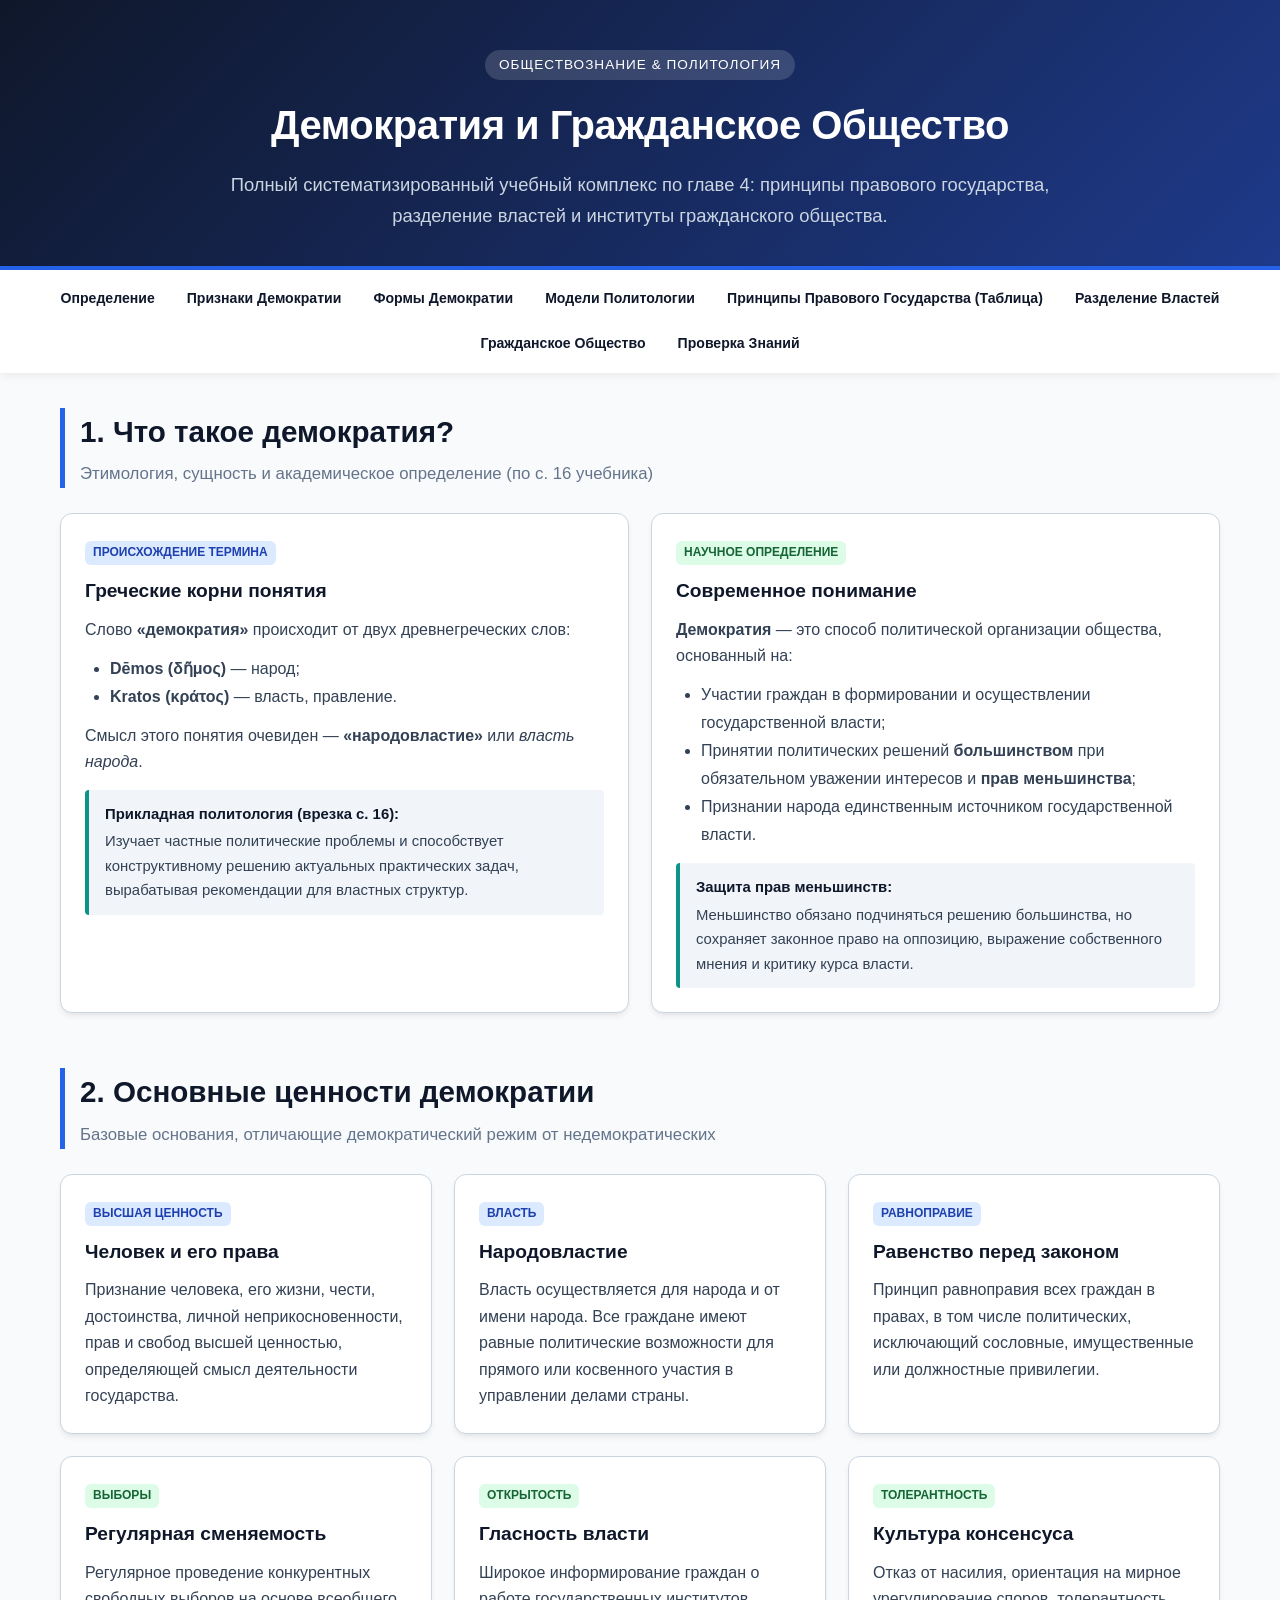
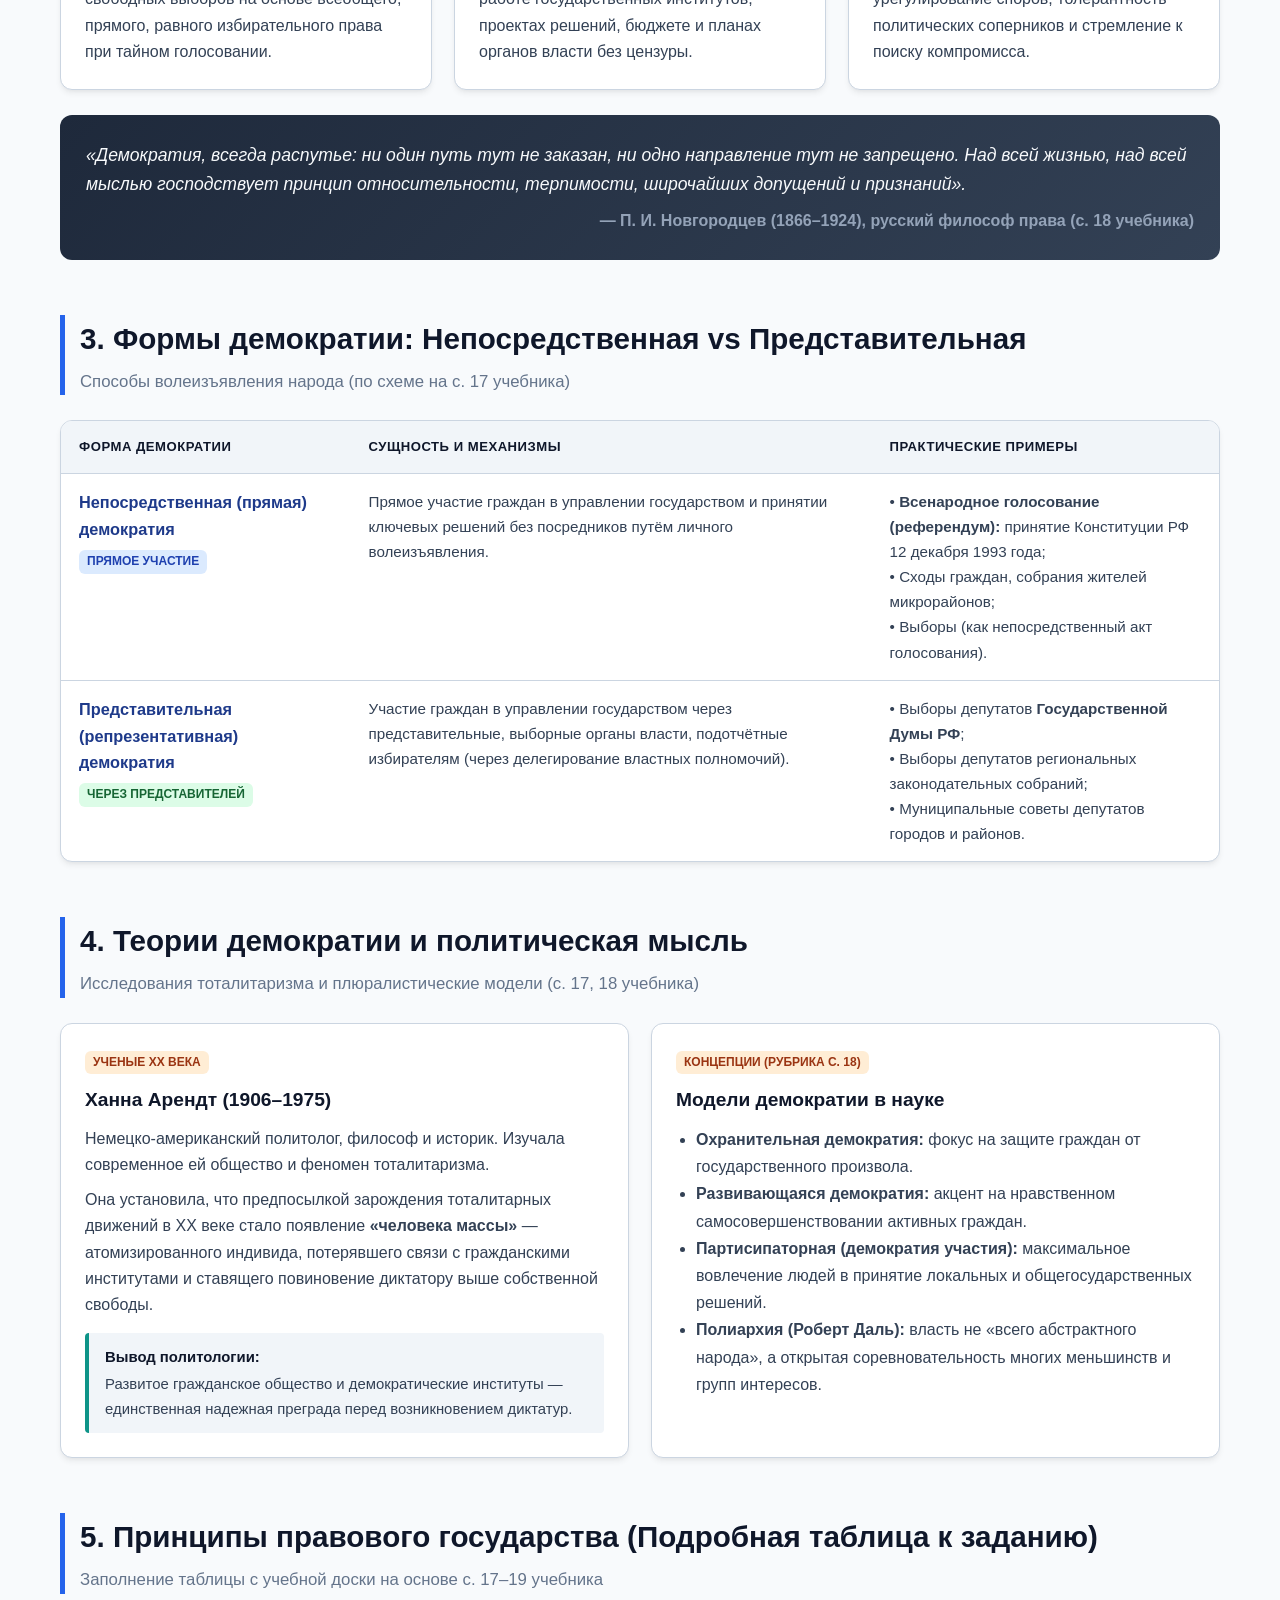
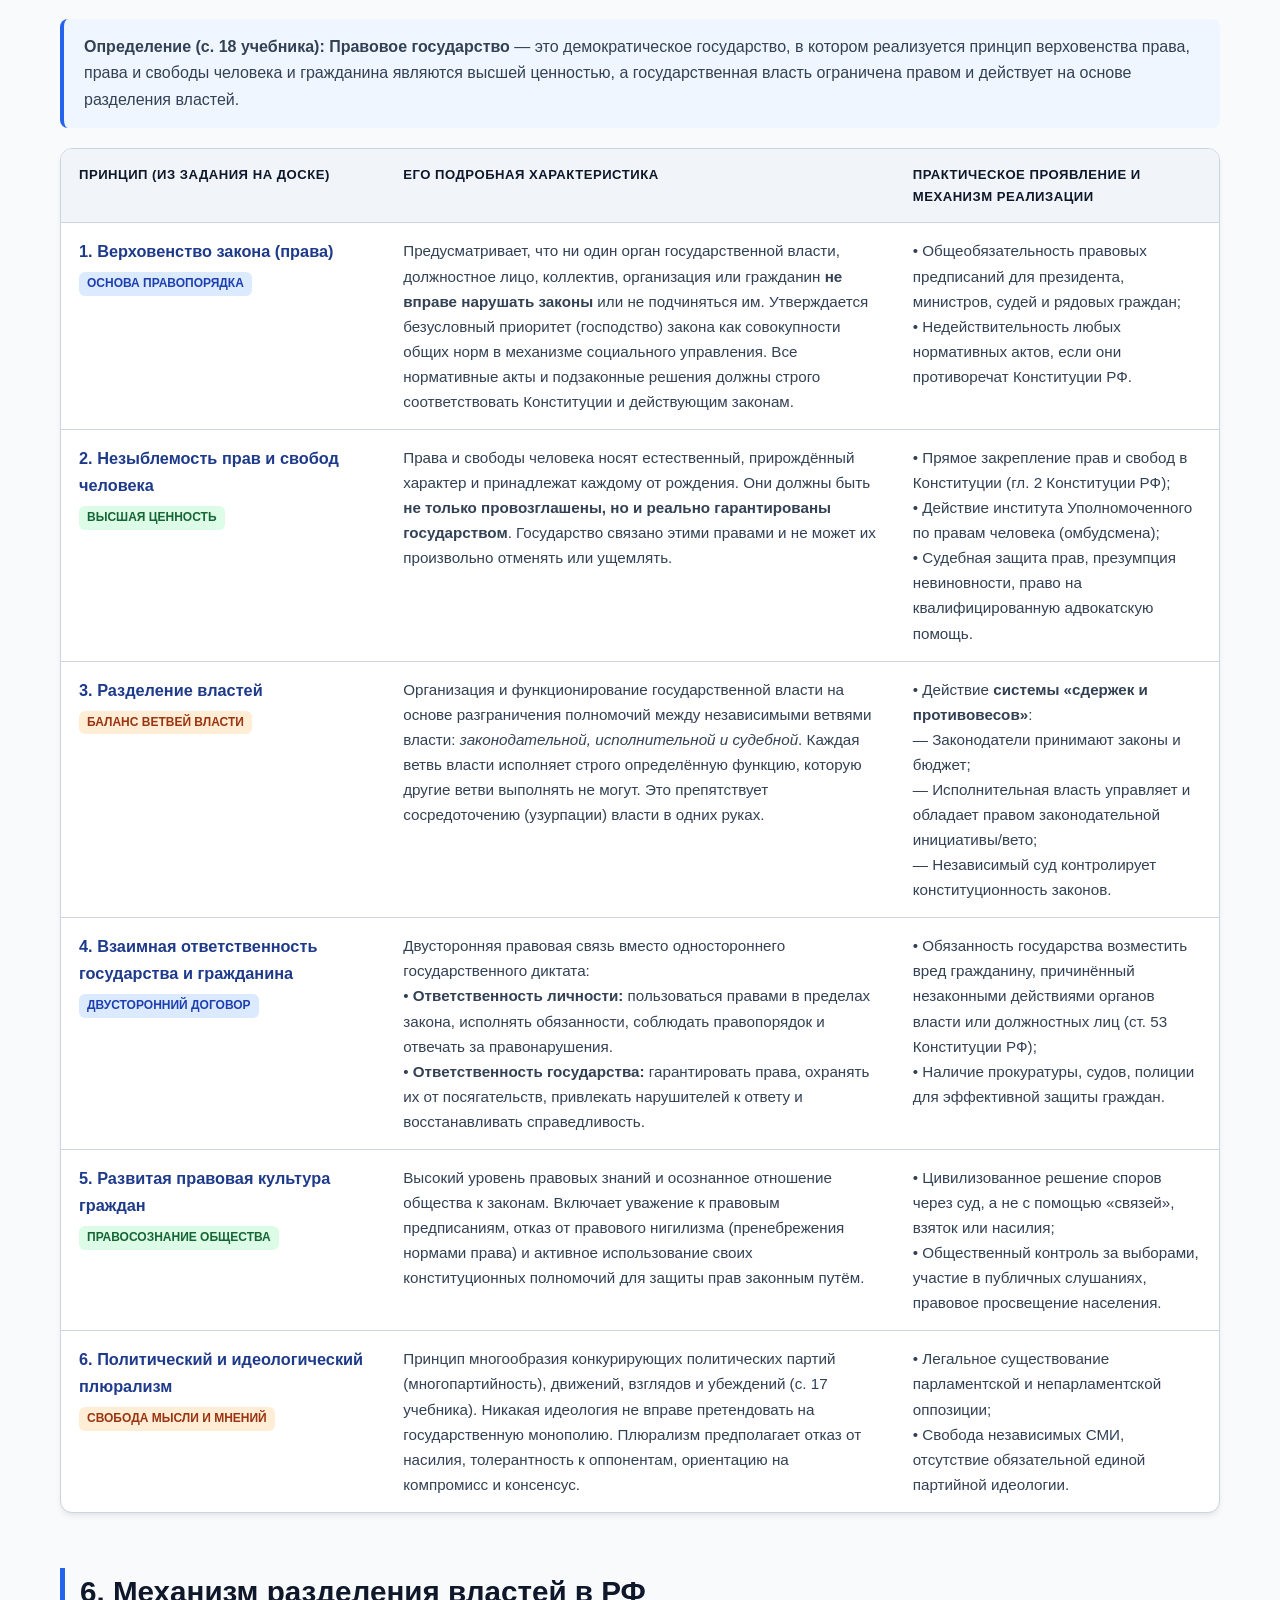
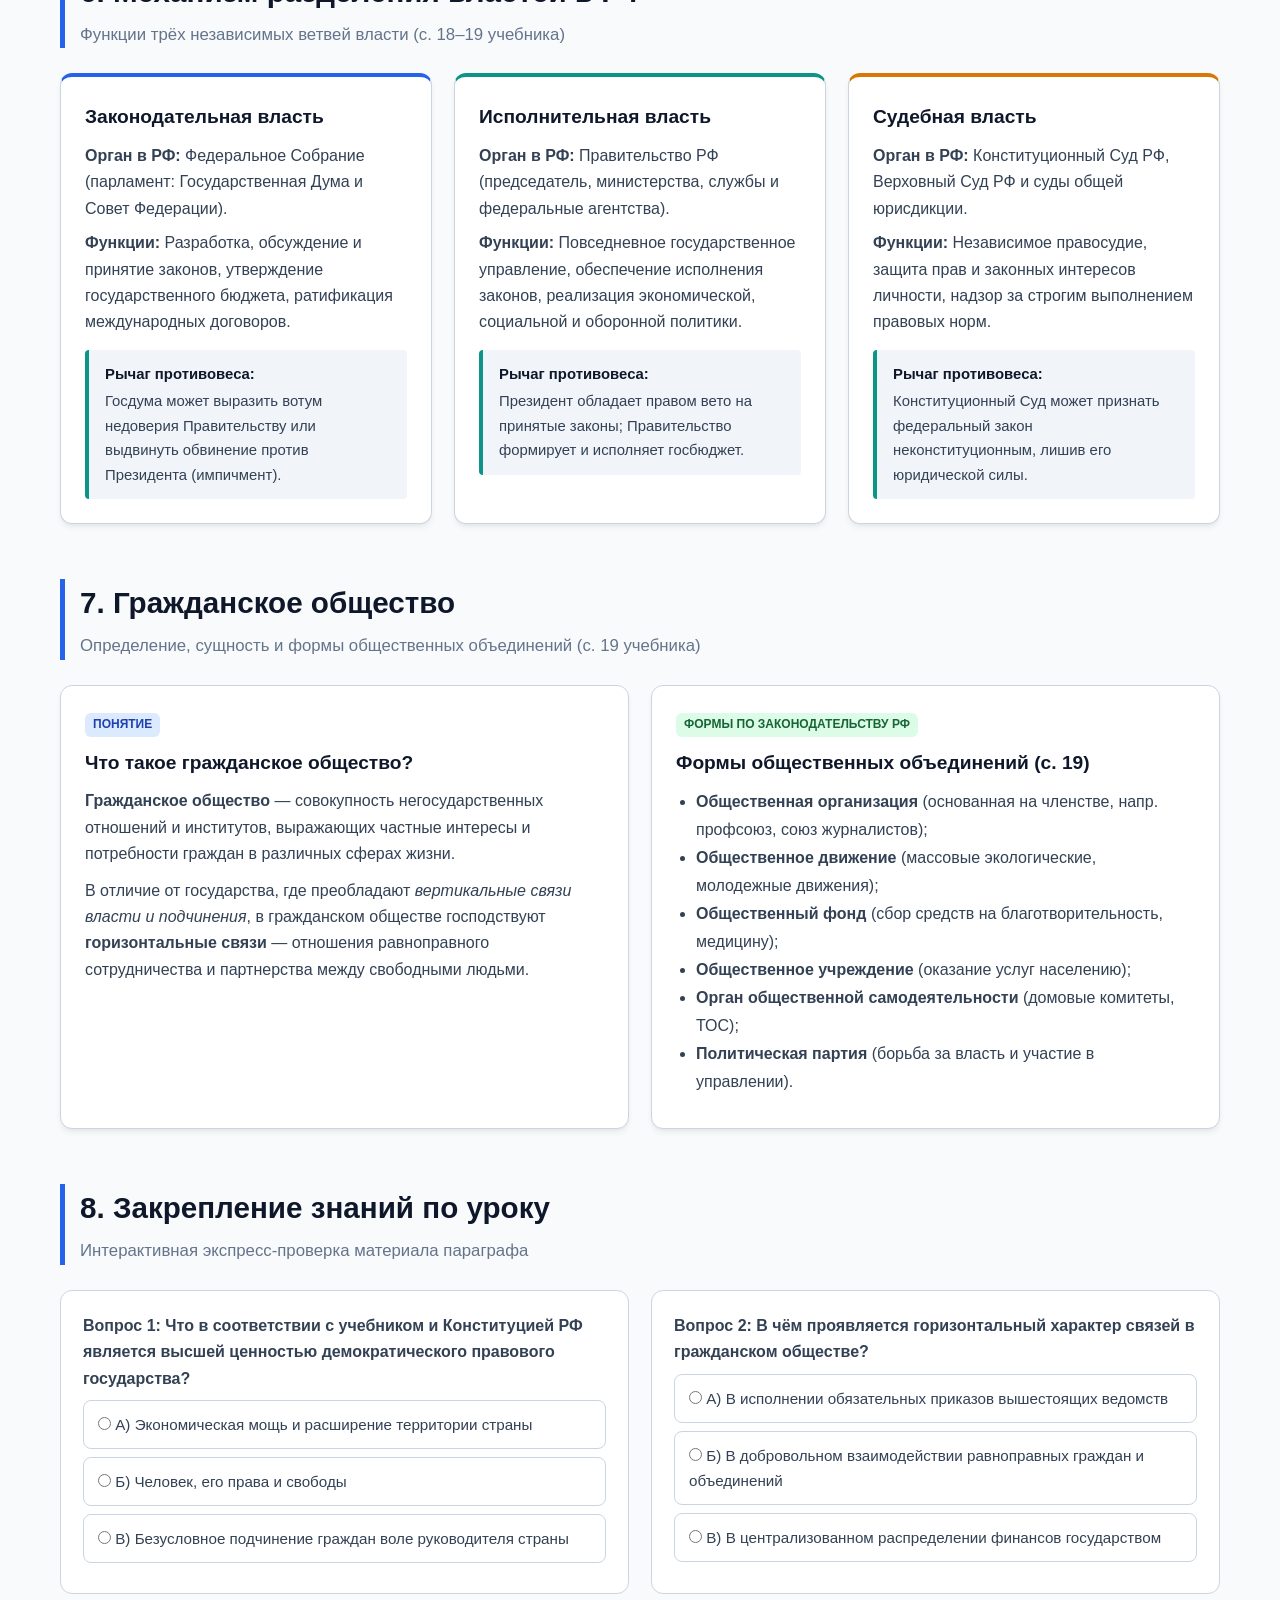
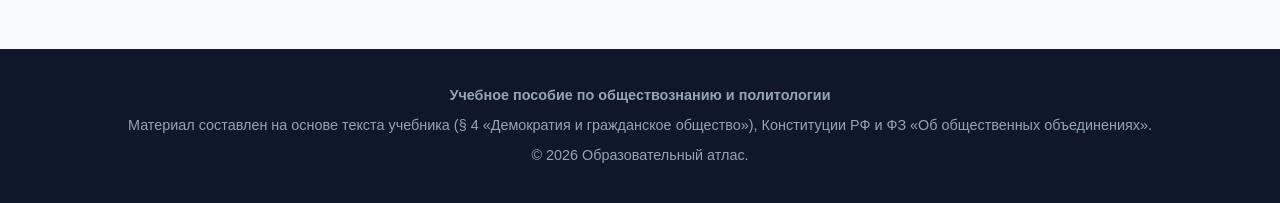
<file: ai_studio_code (62).html>
<!DOCTYPE html>
<html lang="ru">
<head>
    <meta charset="UTF-8">
    <meta name="viewport" content="width=device-width, initial-scale=1.0">
    <title>Демократия, Правовое Государство и Гражданское Общество</title>
    <style>
        :root {
            --primary: #1e3a8a;
            --primary-light: #2563eb;
            --secondary: #0d9488;
            --accent: #d97706;
            --dark: #0f172a;
            --light-bg: #f8fafc;
            --card-bg: #ffffff;
            --border: #cbd5e1;
            --text-main: #334155;
            --text-muted: #64748b;
            --radius: 12px;
            --shadow: 0 4px 6px -1px rgba(0, 0, 0, 0.07), 0 2px 4px -2px rgba(0, 0, 0, 0.05);
            --shadow-lg: 0 10px 15px -3px rgba(0, 0, 0, 0.1), 0 4px 6px -4px rgba(0, 0, 0, 0.05);
        }

        * {
            box-sizing: border-box;
            margin: 0;
            padding: 0;
            scroll-behavior: smooth;
        }

        body {
            font-family: -apple-system, BlinkMacSystemFont, "Segoe UI", Roboto, "Helvetica Neue", Arial, sans-serif;
            line-height: 1.65;
            color: var(--text-main);
            background-color: var(--light-bg);
        }

        /* HEADER & HERO */
        header {
            background: linear-gradient(135deg, #0f172a 0%, #1e3a8a 100%);
            color: white;
            padding: 50px 20px 35px;
            text-align: center;
            border-bottom: 4px solid var(--primary-light);
        }

        .header-tag {
            display: inline-block;
            background: rgba(255, 255, 255, 0.15);
            padding: 4px 14px;
            border-radius: 20px;
            font-size: 0.85rem;
            text-transform: uppercase;
            letter-spacing: 1px;
            margin-bottom: 12px;
        }

        header h1 {
            font-size: 2.5rem;
            font-weight: 800;
            margin-bottom: 12px;
            letter-spacing: -0.5px;
        }

        header p {
            max-width: 820px;
            margin: 0 auto;
            font-size: 1.15rem;
            color: #cbd5e1;
        }

        /* NAVIGATION */
        nav {
            background: white;
            position: sticky;
            top: 0;
            z-index: 1000;
            box-shadow: 0 2px 10px rgba(0,0,0,0.08);
            display: flex;
            justify-content: center;
            flex-wrap: wrap;
            padding: 10px 15px;
            gap: 8px;
        }

        nav a {
            color: var(--dark);
            text-decoration: none;
            padding: 7px 12px;
            border-radius: 8px;
            font-weight: 600;
            font-size: 0.88rem;
            transition: all 0.2s ease;
        }

        nav a:hover {
            background-color: #eff6ff;
            color: var(--primary-light);
        }

        /* CONTAINER */
        .container {
            max-width: 1200px;
            margin: 35px auto;
            padding: 0 20px;
        }

        section {
            margin-bottom: 55px;
        }

        .section-header {
            margin-bottom: 25px;
            border-left: 5px solid var(--primary-light);
            padding-left: 15px;
        }

        .section-header h2 {
            font-size: 1.85rem;
            color: var(--dark);
            margin-bottom: 4px;
        }

        .section-header p {
            color: var(--text-muted);
            font-size: 1.05rem;
        }

        /* CARDS & GRIDS */
        .grid-2 {
            display: grid;
            grid-template-columns: repeat(auto-fit, minmax(320px, 1fr));
            gap: 22px;
        }

        .grid-3 {
            display: grid;
            grid-template-columns: repeat(auto-fit, minmax(280px, 1fr));
            gap: 22px;
        }

        .card {
            background: var(--card-bg);
            border-radius: var(--radius);
            padding: 24px;
            box-shadow: var(--shadow);
            border: 1px solid var(--border);
            transition: transform 0.2s, box-shadow 0.2s;
        }

        .card:hover {
            transform: translateY(-2px);
            box-shadow: var(--shadow-lg);
        }

        .card h3 {
            color: var(--dark);
            font-size: 1.2rem;
            margin-bottom: 10px;
            display: flex;
            align-items: center;
            gap: 10px;
        }

        .badge {
            display: inline-block;
            padding: 2px 8px;
            border-radius: 6px;
            font-size: 0.75rem;
            font-weight: 700;
            text-transform: uppercase;
        }

        .badge-blue { background: #dbeafe; color: #1e40af; }
        .badge-green { background: #dcfce7; color: #166534; }
        .badge-orange { background: #ffedd5; color: #9a3412; }

        /* EXAMPLES & CALLOUTS */
        .example-box {
            background: #f1f5f9;
            border-left: 4px solid var(--secondary);
            padding: 12px 16px;
            border-radius: 4px;
            margin-top: 14px;
            font-size: 0.93rem;
        }

        .example-box strong {
            color: var(--dark);
            display: block;
            margin-bottom: 3px;
        }

        /* QUOTE BANNER */
        .quote-banner {
            background: linear-gradient(135deg, #1e293b, #334155);
            color: #f8fafc;
            border-radius: var(--radius);
            padding: 26px;
            margin: 25px 0;
        }

        .quote-banner p {
            font-size: 1.1rem;
            font-style: italic;
            margin-bottom: 8px;
        }

        .quote-banner span {
            display: block;
            text-align: right;
            color: #94a3b8;
            font-weight: 600;
        }

        /* TABLES */
        .table-wrapper {
            overflow-x: auto;
            background: white;
            border-radius: var(--radius);
            box-shadow: var(--shadow);
            border: 1px solid var(--border);
            margin: 20px 0;
        }

        table {
            width: 100%;
            border-collapse: collapse;
            text-align: left;
            font-size: 0.95rem;
        }

        th, td {
            padding: 15px 18px;
            border-bottom: 1px solid var(--border);
            vertical-align: top;
        }

        th {
            background-color: #f1f5f9;
            color: var(--dark);
            font-weight: 700;
            text-transform: uppercase;
            font-size: 0.82rem;
            letter-spacing: 0.5px;
        }

        tr:hover td {
            background-color: #f8fafc;
        }

        tr:last-child td {
            border-bottom: none;
        }

        .table-principle-name {
            font-weight: 700;
            color: var(--primary);
            font-size: 1.02rem;
            display: block;
            margin-bottom: 4px;
        }

        /* QUIZ */
        .quiz-card {
            background: white;
            border-radius: var(--radius);
            padding: 22px;
            border: 1px solid var(--border);
        }

        .quiz-opt {
            display: block;
            margin: 8px 0;
            padding: 11px 14px;
            border-radius: 8px;
            border: 1px solid var(--border);
            cursor: pointer;
            transition: 0.2s;
            font-size: 0.95rem;
        }

        .quiz-opt:hover {
            background-color: #eff6ff;
            border-color: var(--primary-light);
        }

        .quiz-feedback {
            margin-top: 10px;
            font-weight: 600;
            display: none;
            font-size: 0.95rem;
        }

        /* FOOTER */
        footer {
            background: var(--dark);
            color: #94a3b8;
            padding: 35px 20px;
            text-align: center;
            font-size: 0.9rem;
        }

        footer a {
            color: #cbd5e1;
            text-decoration: underline;
        }

        @media (max-width: 768px) {
            header h1 { font-size: 1.9rem; }
            .section-header h2 { font-size: 1.5rem; }
            th, td { padding: 12px; }
        }
    </style>
</head>
<body>

    <!-- HERO HEADER -->
    <header>
        <span class="header-tag">Обществознание & Политология</span>
        <h1>Демократия и Гражданское Общество</h1>
        <p>Полный систематизированный учебный комплекс по главе 4: принципы правового государства, разделение властей и институты гражданского общества.</p>
    </header>

    <!-- NAVIGATION MENU -->
    <nav>
        <a href="#etymology">Определение</a>
        <a href="#principles">Признаки Демократии</a>
        <a href="#forms">Формы Демократии</a>
        <a href="#theories">Модели Политологии</a>
        <a href="#rule-of-law-table">Принципы Правового Государства (Таблица)</a>
        <a href="#branches">Разделение Властей</a>
        <a href="#civil-society">Гражданское Общество</a>
        <a href="#quiz">Проверка Знаний</a>
    </nav>

    <div class="container">

        <!-- SECTION 1: DEFINITION & ETYMOLOGY -->
        <section id="etymology">
            <div class="section-header">
                <h2>1. Что такое демократия?</h2>
                <p>Этимология, сущность и академическое определение (по с. 16 учебника)</p>
            </div>
            
            <div class="grid-2">
                <div class="card">
                    <span class="badge badge-blue">Происхождение термина</span>
                    <h3 style="margin-top: 10px;">Греческие корни понятия</h3>
                    <p>Слово <strong>«демократия»</strong> происходит от двух древнегреческих слов:</p>
                    <ul style="margin: 12px 0 12px 25px; line-height: 1.75;">
                        <li><strong>Dēmos (δῆμος)</strong> — народ;</li>
                        <li><strong>Kratos (κράτος)</strong> — власть, правление.</li>
                    </ul>
                    <p>Смысл этого понятия очевиден — <strong>«народовластие»</strong> или <em>власть народа</em>.</p>
                    <div class="example-box">
                        <strong>Прикладная политология (врезка с. 16):</strong>
                        Изучает частные политические проблемы и способствует конструктивному решению актуальных практических задач, вырабатывая рекомендации для властных структур.
                    </div>
                </div>

                <div class="card">
                    <span class="badge badge-green">Научное определение</span>
                    <h3 style="margin-top: 10px;">Современное понимание</h3>
                    <p><strong>Демократия</strong> — это способ политической организации общества, основанный на:</p>
                    <ul style="margin: 12px 0 12px 25px; line-height: 1.75;">
                        <li>Участии граждан в формировании и осуществлении государственной власти;</li>
                        <li>Принятии политических решений <strong>большинством</strong> при обязательном уважении интересов и <strong>прав меньшинства</strong>;</li>
                        <li>Признании народа единственным источником государственной власти.</li>
                    </ul>
                    <div class="example-box">
                        <strong>Защита прав меньшинств:</strong>
                        Меньшинство обязано подчиняться решению большинства, но сохраняет законное право на оппозицию, выражение собственного мнения и критику курса власти.
                    </div>
                </div>
            </div>
        </section>

        <!-- SECTION 2: VALUES AND PRINCIPLES -->
        <section id="principles">
            <div class="section-header">
                <h2>2. Основные ценности демократии</h2>
                <p>Базовые основания, отличающие демократический режим от недемократических</p>
            </div>

            <div class="grid-3">
                <div class="card">
                    <span class="badge badge-blue">Высшая ценность</span>
                    <h3 style="margin-top: 10px;">Человек и его права</h3>
                    <p>Признание человека, его жизни, чести, достоинства, личной неприкосновенности, прав и свобод высшей ценностью, определяющей смысл деятельности государства.</p>
                </div>

                <div class="card">
                    <span class="badge badge-blue">Власть</span>
                    <h3 style="margin-top: 10px;">Народовластие</h3>
                    <p>Власть осуществляется для народа и от имени народа. Все граждане имеют равные политические возможности для прямого или косвенного участия в управлении делами страны.</p>
                </div>

                <div class="card">
                    <span class="badge badge-blue">Равноправие</span>
                    <h3 style="margin-top: 10px;">Равенство перед законом</h3>
                    <p>Принцип равноправия всех граждан в правах, в том числе политических, исключающий сословные, имущественные или должностные привилегии.</p>
                </div>

                <div class="card">
                    <span class="badge badge-green">Выборы</span>
                    <h3 style="margin-top: 10px;">Регулярная сменяемость</h3>
                    <p>Регулярное проведение конкурентных свободных выборов на основе всеобщего, прямого, равного избирательного права при тайном голосовании.</p>
                </div>

                <div class="card">
                    <span class="badge badge-green">Открытость</span>
                    <h3 style="margin-top: 10px;">Гласность власти</h3>
                    <p>Широкое информирование граждан о работе государственных институтов, проектах решений, бюджете и планах органов власти без цензуры.</p>
                </div>

                <div class="card">
                    <span class="badge badge-green">Толерантность</span>
                    <h3 style="margin-top: 10px;">Культура консенсуса</h3>
                    <p>Отказ от насилия, ориентация на мирное урегулирование споров, толерантность политических соперников и стремление к поиску компромисса.</p>
                </div>
            </div>

            <div class="quote-banner">
                <p>«Демократия, всегда распутье: ни один путь тут не заказан, ни одно направление тут не запрещено. Над всей жизнью, над всей мыслью господствует принцип относительности, терпимости, широчайших допущений и признаний».</p>
                <span>— П. И. Новгородцев (1866–1924), русский философ права (с. 18 учебника)</span>
            </div>
        </section>

        <!-- SECTION 3: FORMS OF DEMOCRACY -->
        <section id="forms">
            <div class="section-header">
                <h2>3. Формы демократии: Непосредственная vs Представительная</h2>
                <p>Способы волеизъявления народа (по схеме на с. 17 учебника)</p>
            </div>

            <div class="table-wrapper">
                <table>
                    <thead>
                        <tr>
                            <th style="width: 25%;">Форма демократии</th>
                            <th style="width: 45%;">Сущность и механизмы</th>
                            <th style="width: 30%;">Практические примеры</th>
                        </tr>
                    </thead>
                    <tbody>
                        <tr>
                            <td>
                                <span class="table-principle-name">Непосредственная (прямая) демократия</span>
                                <span class="badge badge-blue">Прямое участие</span>
                            </td>
                            <td>Прямое участие граждан в управлении государством и принятии ключевых решений без посредников путём личного волеизъявления.</td>
                            <td>
                                • <strong>Всенародное голосование (референдум):</strong> принятие Конституции РФ 12 декабря 1993 года;<br>
                                • Сходы граждан, собрания жителей микрорайонов;<br>
                                • Выборы (как непосредственный акт голосования).
                            </td>
                        </tr>
                        <tr>
                            <td>
                                <span class="table-principle-name">Представительная (репрезентативная) демократия</span>
                                <span class="badge badge-green">Через представителей</span>
                            </td>
                            <td>Участие граждан в управлении государством через представительные, выборные органы власти, подотчётные избирателям (через делегирование властных полномочий).</td>
                            <td>
                                • Выборы депутатов <strong>Государственной Думы РФ</strong>;<br>
                                • Выборы депутатов региональных законодательных собраний;<br>
                                • Муниципальные советы депутатов городов и районов.
                            </td>
                        </tr>
                    </tbody>
                </table>
            </div>
        </section>

        <!-- SECTION 4: THEORIES & POLITICAL SCIENCE -->
        <section id="theories">
            <div class="section-header">
                <h2>4. Теории демократии и политическая мысль</h2>
                <p>Исследования тоталитаризма и плюралистические модели (с. 17, 18 учебника)</p>
            </div>

            <div class="grid-2">
                <div class="card">
                    <span class="badge badge-orange">Ученые XX века</span>
                    <h3 style="margin-top: 10px;">Ханна Арендт (1906–1975)</h3>
                    <p>Немецко-американский политолог, философ и историк. Изучала современное ей общество и феномен тоталитаризма.</p>
                    <p style="margin-top: 8px;">Она установила, что предпосылкой зарождения тоталитарных движений в XX веке стало появление <strong>«человека массы»</strong> — атомизированного индивида, потерявшего связи с гражданскими институтами и ставящего повиновение диктатору выше собственной свободы.</p>
                    <div class="example-box">
                        <strong>Вывод политологии:</strong> Развитое гражданское общество и демократические институты — единственная надежная преграда перед возникновением диктатур.
                    </div>
                </div>

                <div class="card">
                    <span class="badge badge-orange">Концепции (рубрика с. 18)</span>
                    <h3 style="margin-top: 10px;">Модели демократии в науке</h3>
                    <ul style="margin: 8px 0 8px 20px; line-height: 1.7;">
                        <li><strong>Охранительная демократия:</strong> фокус на защите граждан от государственного произвола.</li>
                        <li><strong>Развивающаяся демократия:</strong> акцент на нравственном самосовершенствовании активных граждан.</li>
                        <li><strong>Партисипаторная (демократия участия):</strong> максимальное вовлечение людей в принятие локальных и общегосударственных решений.</li>
                        <li><strong>Полиархия (Роберт Даль):</strong> власть не «всего абстрактного народа», а открытая соревновательность многих меньшинств и групп интересов.</li>
                    </ul>
                </div>
            </div>
        </section>

        <!-- SECTION 5: RULE OF LAW TABLE (MAIN TASK FROM PHOTO) -->
        <section id="rule-of-law-table">
            <div class="section-header">
                <h2>5. Принципы правового государства (Подробная таблица к заданию)</h2>
                <p>Заполнение таблицы с учебной доски на основе с. 17–19 учебника</p>
            </div>

            <div style="background-color: #eff6ff; border-left: 4px solid var(--primary-light); padding: 15px 20px; border-radius: 8px; margin-bottom: 20px;">
                <strong>Определение (с. 18 учебника):</strong>
                <strong>Правовое государство</strong> — это демократическое государство, в котором реализуется принцип верховенства права, права и свободы человека и гражданина являются высшей ценностью, а государственная власть ограничена правом и действует на основе разделения властей.
            </div>

            <div class="table-wrapper">
                <table>
                    <thead>
                        <tr>
                            <th style="width: 28%;">Принцип (из задания на доске)</th>
                            <th style="width: 44%;">Его подробная характеристика</th>
                            <th style="width: 28%;">Практическое проявление и механизм реализации</th>
                        </tr>
                    </thead>
                    <tbody>
                        <!-- 1. Верховенство закона -->
                        <tr>
                            <td>
                                <span class="table-principle-name">1. Верховенство закона (права)</span>
                                <span class="badge badge-blue">Основа правопорядка</span>
                            </td>
                            <td>
                                Предусматривает, что ни один орган государственной власти, должностное лицо, коллектив, организация или гражданин <strong>не вправе нарушать законы</strong> или не подчиняться им. Утверждается безусловный приоритет (господство) закона как совокупности общих норм в механизме социального управления. Все нормативные акты и подзаконные решения должны строго соответствовать Конституции и действующим законам.
                            </td>
                            <td>
                                • Общеобязательность правовых предписаний для президента, министров, судей и рядовых граждан;<br>
                                • Недействительность любых нормативных актов, если они противоречат Конституции РФ.
                            </td>
                        </tr>

                        <!-- 2. Незыблемость прав и свобод -->
                        <tr>
                            <td>
                                <span class="table-principle-name">2. Незыблемость прав и свобод человека</span>
                                <span class="badge badge-green">Высшая ценность</span>
                            </td>
                            <td>
                                Права и свободы человека носят естественный, прирождённый характер и принадлежат каждому от рождения. Они должны быть <strong>не только провозглашены, но и реально гарантированы государством</strong>. Государство связано этими правами и не может их произвольно отменять или ущемлять.
                            </td>
                            <td>
                                • Прямое закрепление прав и свобод в Конституции (гл. 2 Конституции РФ);<br>
                                • Действие института Уполномоченного по правам человека (омбудсмена);<br>
                                • Судебная защита прав, презумпция невиновности, право на квалифицированную адвокатскую помощь.
                            </td>
                        </tr>

                        <!-- 3. Разделение властей -->
                        <tr>
                            <td>
                                <span class="table-principle-name">3. Разделение властей</span>
                                <span class="badge badge-orange">Баланс ветвей власти</span>
                            </td>
                            <td>
                                Организация и функционирование государственной власти на основе разграничения полномочий между независимыми ветвями власти: <em>законодательной, исполнительной и судебной</em>. Каждая ветвь власти исполняет строго определённую функцию, которую другие ветви выполнять не могут. Это препятствует сосредоточению (узурпации) власти в одних руках.
                            </td>
                            <td>
                                • Действие <strong>системы «сдержек и противовесов»</strong>:<br>
                                — Законодатели принимают законы и бюджет;<br>
                                — Исполнительная власть управляет и обладает правом законодательной инициативы/вето;<br>
                                — Независимый суд контролирует конституционность законов.
                            </td>
                        </tr>

                        <!-- 4. Взаимная ответственность -->
                        <tr>
                            <td>
                                <span class="table-principle-name">4. Взаимная ответственность государства и гражданина</span>
                                <span class="badge badge-blue">Двусторонний договор</span>
                            </td>
                            <td>
                                Двусторонняя правовая связь вместо одностороннего государственного диктата:<br>
                                • <strong>Ответственность личности:</strong> пользоваться правами в пределах закона, исполнять обязанности, соблюдать правопорядок и отвечать за правонарушения.<br>
                                • <strong>Ответственность государства:</strong> гарантировать права, охранять их от посягательств, привлекать нарушителей к ответу и восстанавливать справедливость.
                            </td>
                            <td>
                                • Обязанность государства возместить вред гражданину, причинённый незаконными действиями органов власти или должностных лиц (ст. 53 Конституции РФ);<br>
                                • Наличие прокуратуры, судов, полиции для эффективной защиты граждан.
                            </td>
                        </tr>

                        <!-- 5. Развитая правовая культура -->
                        <tr>
                            <td>
                                <span class="table-principle-name">5. Развитая правовая культура граждан</span>
                                <span class="badge badge-green">Правосознание общества</span>
                            </td>
                            <td>
                                Высокий уровень правовых знаний и осознанное отношение общества к законам. Включает уважение к правовым предписаниям, отказ от правового нигилизма (пренебрежения нормами права) и активное использование своих конституционных полномочий для защиты прав законным путём.
                            </td>
                            <td>
                                • Цивилизованное решение споров через суд, а не с помощью «связей», взяток или насилия;<br>
                                • Общественный контроль за выборами, участие в публичных слушаниях, правовое просвещение населения.
                            </td>
                        </tr>

                        <!-- 6. Плюрализм -->
                        <tr>
                            <td>
                                <span class="table-principle-name">6. Политический и идеологический плюрализм</span>
                                <span class="badge badge-orange">Свобода мысли и мнений</span>
                            </td>
                            <td>
                                Принцип многообразия конкурирующих политических партий (многопартийность), движений, взглядов и убеждений (с. 17 учебника). Никакая идеология не вправе претендовать на государственную монополию. Плюрализм предполагает отказ от насилия, толерантность к оппонентам, ориентацию на компромисс и консенсус.
                            </td>
                            <td>
                                • Легальное существование парламентской и непарламентской оппозиции;<br>
                                • Свобода независимых СМИ, отсутствие обязательной единой партийной идеологии.
                            </td>
                        </tr>
                    </tbody>
                </table>
            </div>
        </section>

        <!-- SECTION 6: BRANCHES OF POWER & CHECKS & BALANCES -->
        <section id="branches">
            <div class="section-header">
                <h2>6. Механизм разделения властей в РФ</h2>
                <p>Функции трёх независимых ветвей власти (с. 18–19 учебника)</p>
            </div>

            <div class="grid-3">
                <div class="card" style="border-top: 4px solid var(--primary-light);">
                    <h3>Законодательная власть</h3>
                    <p><strong>Орган в РФ:</strong> Федеральное Собрание (парламент: Государственная Дума и Совет Федерации).</p>
                    <p style="margin-top: 8px;"><strong>Функции:</strong> Разработка, обсуждение и принятие законов, утверждение государственного бюджета, ратификация международных договоров.</p>
                    <div class="example-box">
                        <strong>Рычаг противовеса:</strong> Госдума может выразить вотум недоверия Правительству или выдвинуть обвинение против Президента (импичмент).
                    </div>
                </div>

                <div class="card" style="border-top: 4px solid var(--secondary);">
                    <h3>Исполнительная власть</h3>
                    <p><strong>Орган в РФ:</strong> Правительство РФ (председатель, министерства, службы и федеральные агентства).</p>
                    <p style="margin-top: 8px;"><strong>Функции:</strong> Повседневное государственное управление, обеспечение исполнения законов, реализация экономической, социальной и оборонной политики.</p>
                    <div class="example-box">
                        <strong>Рычаг противовеса:</strong> Президент обладает правом вето на принятые законы; Правительство формирует и исполняет госбюджет.
                    </div>
                </div>

                <div class="card" style="border-top: 4px solid var(--accent);">
                    <h3>Судебная власть</h3>
                    <p><strong>Орган в РФ:</strong> Конституционный Суд РФ, Верховный Суд РФ и суды общей юрисдикции.</p>
                    <p style="margin-top: 8px;"><strong>Функции:</strong> Независимое правосудие, защита прав и законных интересов личности, надзор за строгим выполнением правовых норм.</p>
                    <div class="example-box">
                        <strong>Рычаг противовеса:</strong> Конституционный Суд может признать федеральный закон неконституционным, лишив его юридической силы.
                    </div>
                </div>
            </div>
        </section>

        <!-- SECTION 7: CIVIL SOCIETY -->
        <section id="civil-society">
            <div class="section-header">
                <h2>7. Гражданское общество</h2>
                <p>Определение, сущность и формы общественных объединений (с. 19 учебника)</p>
            </div>

            <div class="grid-2">
                <div class="card">
                    <span class="badge badge-blue">Понятие</span>
                    <h3 style="margin-top: 10px;">Что такое гражданское общество?</h3>
                    <p><strong>Гражданское общество</strong> — совокупность негосударственных отношений и институтов, выражающих частные интересы и потребности граждан в различных сферах жизни.</p>
                    <p style="margin-top: 10px;">В отличие от государства, где преобладают <em>вертикальные связи власти и подчинения</em>, в гражданском обществе господствуют <strong>горизонтальные связи</strong> — отношения равноправного сотрудничества и партнерства между свободными людьми.</p>
                </div>

                <div class="card">
                    <span class="badge badge-green">Формы по законодательству РФ</span>
                    <h3 style="margin-top: 10px;">Формы общественных объединений (с. 19)</h3>
                    <ul style="margin: 8px 0 8px 20px; line-height: 1.75;">
                        <li><strong>Общественная организация</strong> (основанная на членстве, напр. профсоюз, союз журналистов);</li>
                        <li><strong>Общественное движение</strong> (массовые экологические, молодежные движения);</li>
                        <li><strong>Общественный фонд</strong> (сбор средств на благотворительность, медицину);</li>
                        <li><strong>Общественное учреждение</strong> (оказание услуг населению);</li>
                        <li><strong>Орган общественной самодеятельности</strong> (домовые комитеты, ТОС);</li>
                        <li><strong>Политическая партия</strong> (борьба за власть и участие в управлении).</li>
                    </ul>
                </div>
            </div>
        </section>

        <!-- SECTION 8: INTERACTIVE QUIZ & KNOWLEDGE CHECK -->
        <section id="quiz">
            <div class="section-header">
                <h2>8. Закрепление знаний по уроку</h2>
                <p>Интерактивная экспресс-проверка материала параграфа</p>
            </div>

            <div class="grid-2">
                <!-- Question 1 -->
                <div class="quiz-card">
                    <h4>Вопрос 1: Что в соответствии с учебником и Конституцией РФ является высшей ценностью демократического правового государства?</h4>
                    <label class="quiz-opt" onclick="checkAnswer(this, false, 'q1-feedback')">
                        <input type="radio" name="q1"> А) Экономическая мощь и расширение территории страны
                    </label>
                    <label class="quiz-opt" onclick="checkAnswer(this, true, 'q1-feedback')">
                        <input type="radio" name="q1"> Б) Человек, его права и свободы
                    </label>
                    <label class="quiz-opt" onclick="checkAnswer(this, false, 'q1-feedback')">
                        <input type="radio" name="q1"> В) Безусловное подчинение граждан воле руководителя страны
                    </label>
                    <div id="q1-feedback" class="quiz-feedback"></div>
                </div>

                <!-- Question 2 -->
                <div class="quiz-card">
                    <h4>Вопрос 2: В чём проявляется горизонтальный характер связей в гражданском обществе?</h4>
                    <label class="quiz-opt" onclick="checkAnswer(this, false, 'q2-feedback')">
                        <input type="radio" name="q2"> А) В исполнении обязательных приказов вышестоящих ведомств
                    </label>
                    <label class="quiz-opt" onclick="checkAnswer(this, true, 'q2-feedback')">
                        <input type="radio" name="q2"> Б) В добровольном взаимодействии равноправных граждан и объединений
                    </label>
                    <label class="quiz-opt" onclick="checkAnswer(this, false, 'q2-feedback')">
                        <input type="radio" name="q2"> В) В централизованном распределении финансов государством
                    </label>
                    <div id="q2-feedback" class="quiz-feedback"></div>
                </div>
            </div>
        </section>

    </div>

    <!-- FOOTER -->
    <footer>
        <p><strong>Учебное пособие по обществознанию и политологии</strong></p>
        <p style="margin: 6px 0;">Материал составлен на основе текста учебника (§ 4 «Демократия и гражданское общество»), Конституции РФ и ФЗ «Об общественных объединениях».</p>
        <p>© 2026 Образовательный атлас.</p>
    </footer>

    <!-- INTERACTIVE SCRIPTS -->
    <script>
        function checkAnswer(element, isCorrect, feedbackId) {
            const feedback = document.getElementById(feedbackId);
            feedback.style.display = 'block';
            
            if (isCorrect) {
                feedback.style.color = '#15803d';
                feedback.innerHTML = '✔ Верно! Ответ полностью соответствует материалу учебника.';
            } else {
                feedback.style.color = '#b91c1c';
                feedback.innerHTML = '✖ Неверно. Обратите внимание на ключевые определения раздела.';
            }
        }
    </script>
</body>
</html>
</file>
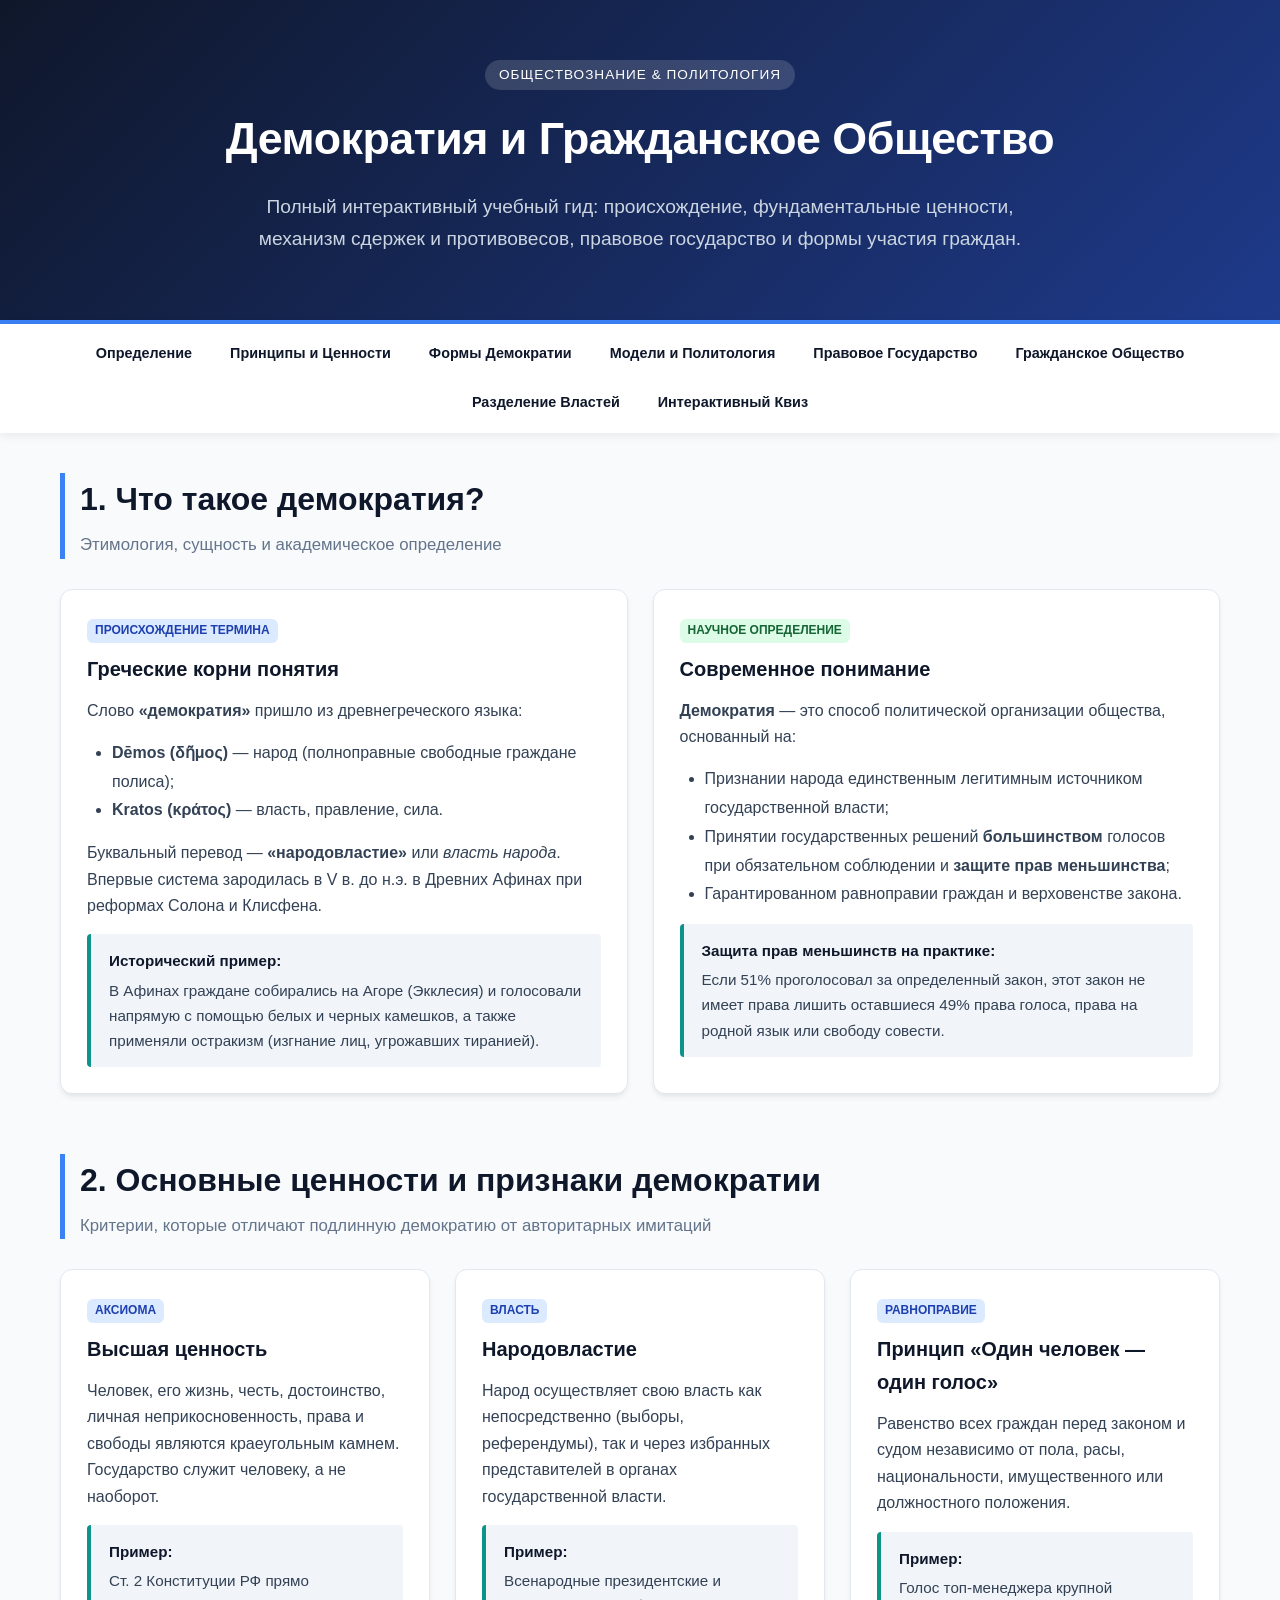
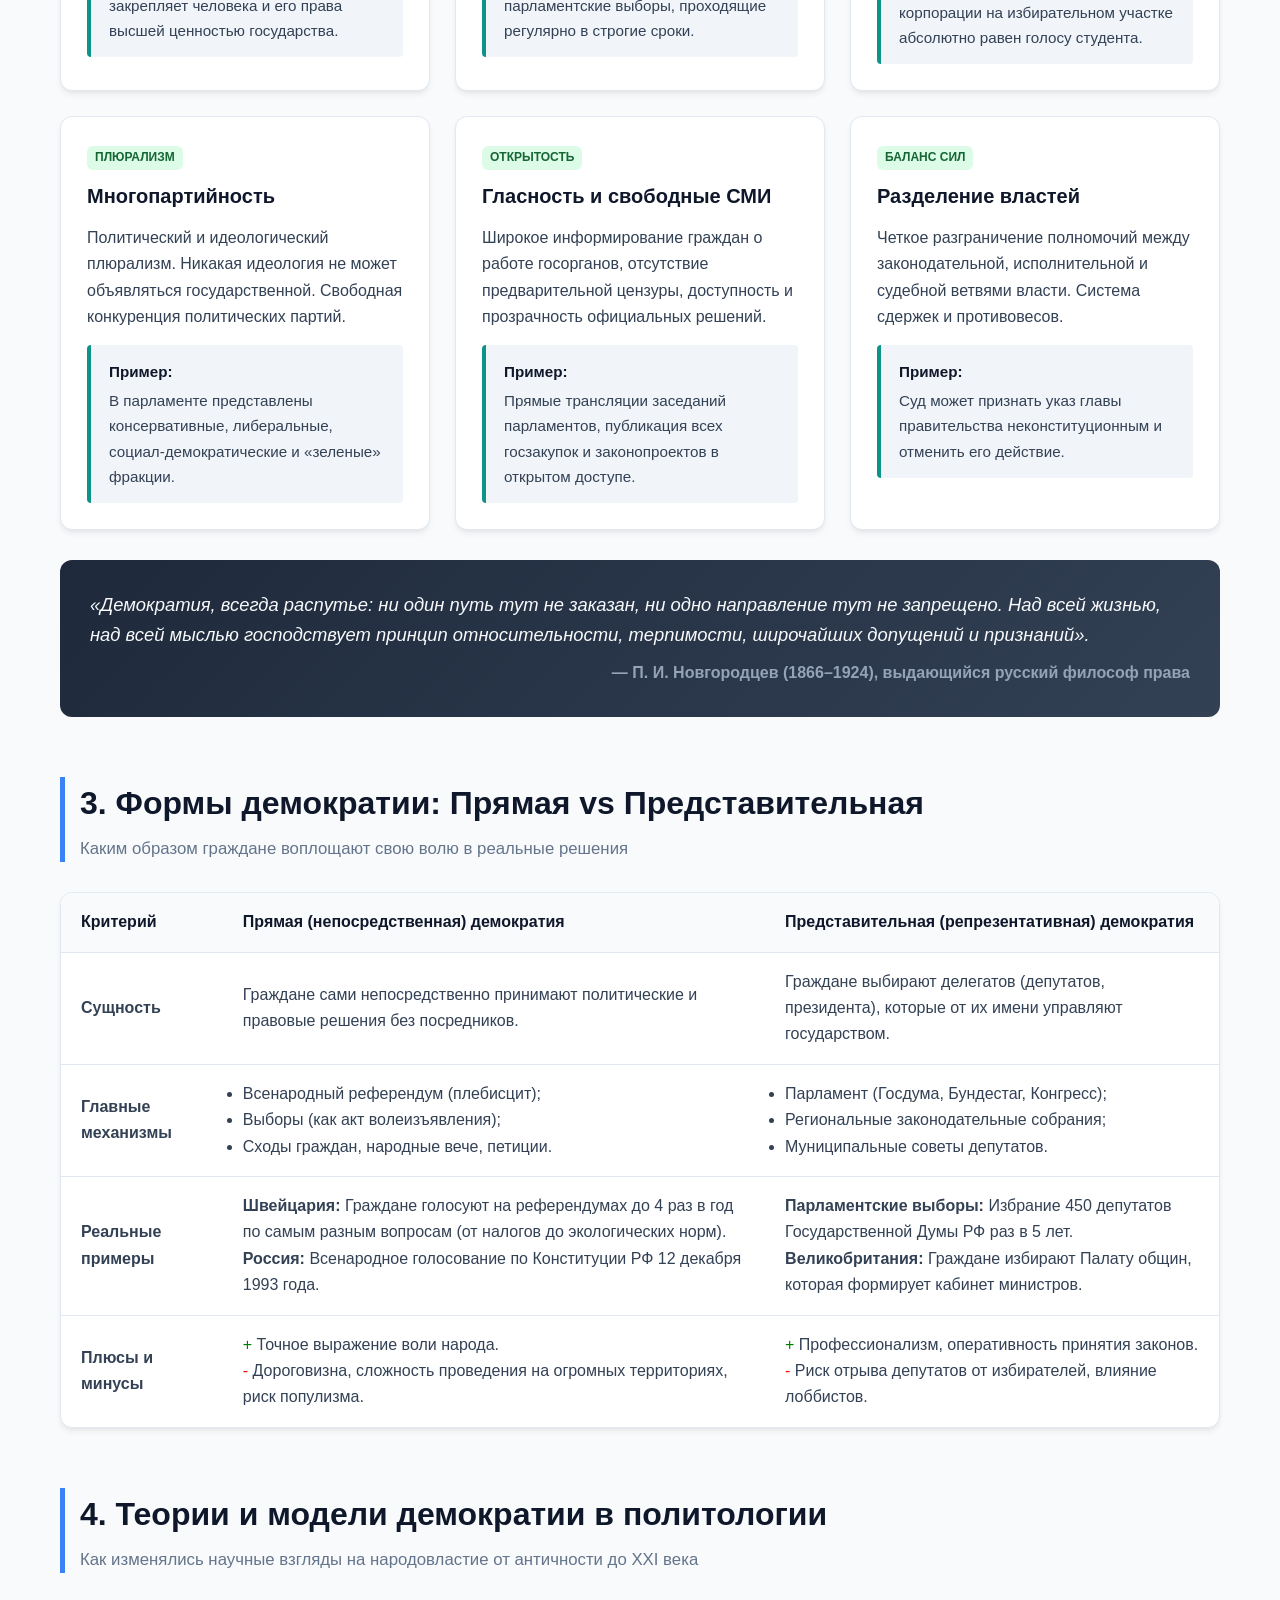
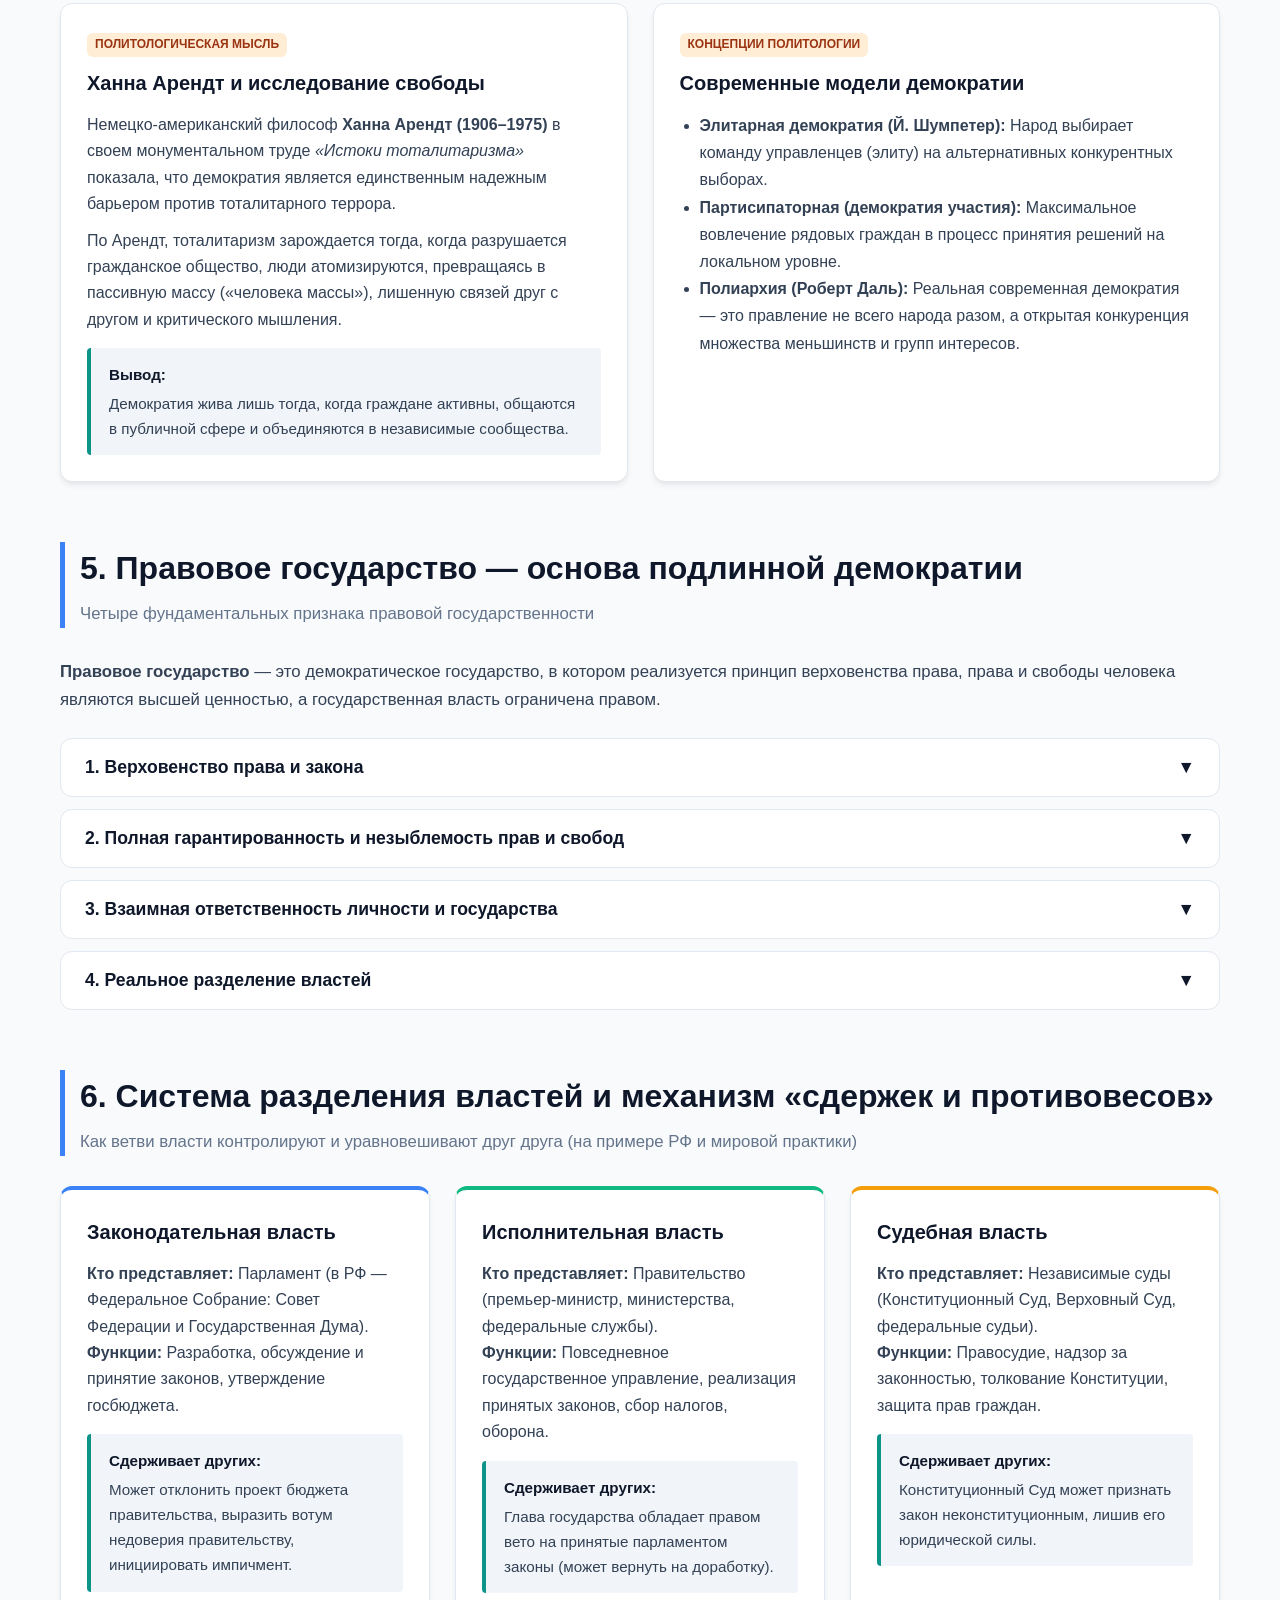
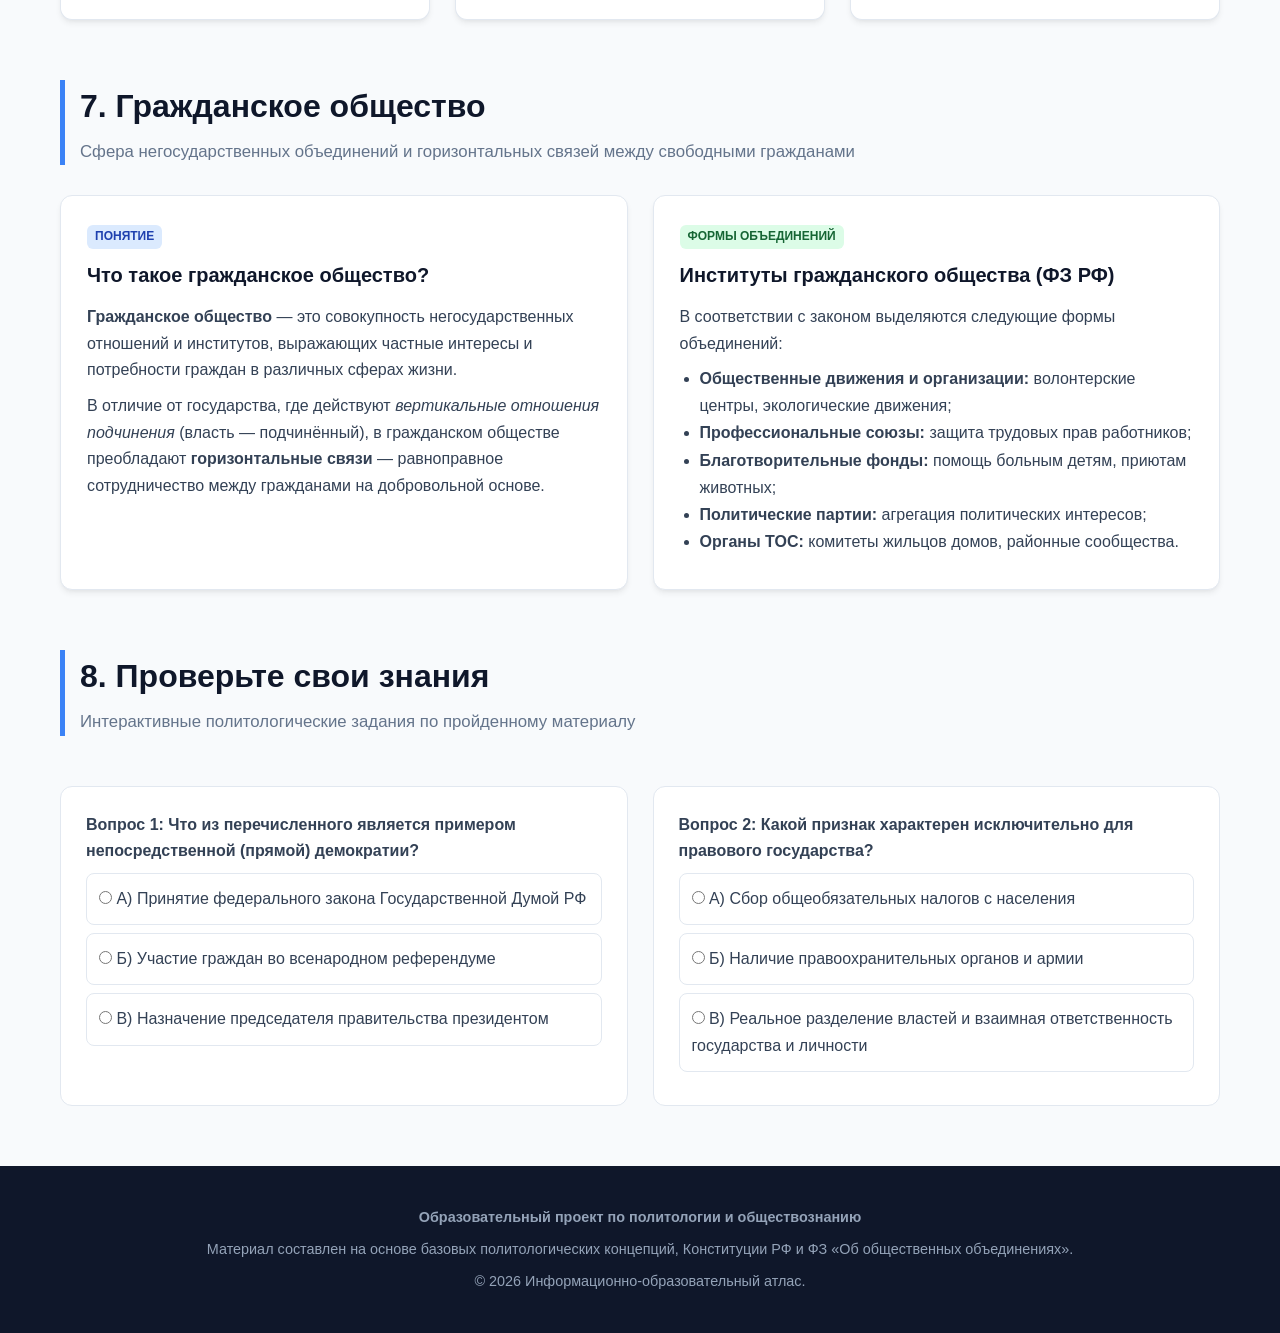
<file: index_old.html>
<!DOCTYPE html>
<html lang="ru">
<head>
    <meta charset="UTF-8">
    <meta name="viewport" content="width=device-width, initial-scale=1.0">
    <title>Демократия, Правовое Государство и Гражданское Общество</title>
    <style>
        :root {
            --primary: #1e3a8a;
            --primary-light: #3b82f6;
            --secondary: #0d9488;
            --accent: #d97706;
            --dark: #0f172a;
            --light-bg: #f8fafc;
            --card-bg: #ffffff;
            --border: #e2e8f0;
            --text-main: #334155;
            --text-muted: #64748b;
            --radius: 12px;
            --shadow: 0 4px 6px -1px rgba(0, 0, 0, 0.07), 0 2px 4px -2px rgba(0, 0, 0, 0.05);
            --shadow-lg: 0 10px 15px -3px rgba(0, 0, 0, 0.1), 0 4px 6px -4px rgba(0, 0, 0, 0.05);
        }

        * {
            box-sizing: border-box;
            margin: 0;
            padding: 0;
            scroll-behavior: smooth;
        }

        body {
            font-family: -apple-system, BlinkMacSystemFont, "Segoe UI", Roboto, "Helvetica Neue", Arial, sans-serif;
            line-height: 1.65;
            color: var(--text-main);
            background-color: var(--light-bg);
        }

        /* HEADER & HERO */
        header {
            background: linear-gradient(135deg, #0f172a 0%, #1e3a8a 100%);
            color: white;
            padding: 60px 20px 40px;
            text-align: center;
            border-bottom: 4px solid var(--primary-light);
        }

        .header-tag {
            display: inline-block;
            background: rgba(255, 255, 255, 0.15);
            padding: 4px 14px;
            border-radius: 20px;
            font-size: 0.85rem;
            text-transform: uppercase;
            letter-spacing: 1px;
            margin-bottom: 12px;
        }

        header h1 {
            font-size: 2.8rem;
            font-weight: 800;
            margin-bottom: 15px;
            letter-spacing: -0.5px;
        }

        header p {
            max-width: 800px;
            margin: 0 auto 25px;
            font-size: 1.2rem;
            color: #cbd5e1;
        }

        /* NAVIGATION */
        nav {
            background: white;
            position: sticky;
            top: 0;
            z-index: 1000;
            box-shadow: 0 2px 10px rgba(0,0,0,0.08);
            display: flex;
            justify-content: center;
            flex-wrap: wrap;
            padding: 10px 15px;
            gap: 10px;
        }

        nav a {
            color: var(--dark);
            text-decoration: none;
            padding: 8px 14px;
            border-radius: 8px;
            font-weight: 600;
            font-size: 0.9rem;
            transition: all 0.2s ease;
        }

        nav a:hover {
            background-color: #eff6ff;
            color: var(--primary-light);
        }

        /* CONTAINER */
        .container {
            max-width: 1200px;
            margin: 40px auto;
            padding: 0 20px;
        }

        section {
            margin-bottom: 60px;
        }

        .section-header {
            margin-bottom: 30px;
            border-left: 5px solid var(--primary-light);
            padding-left: 15px;
        }

        .section-header h2 {
            font-size: 2rem;
            color: var(--dark);
            margin-bottom: 5px;
        }

        .section-header p {
            color: var(--text-muted);
            font-size: 1.05rem;
        }

        /* CARDS & GRIDS */
        .grid-2 {
            display: grid;
            grid-template-columns: repeat(auto-fit, minmax(320px, 1fr));
            gap: 25px;
        }

        .grid-3 {
            display: grid;
            grid-template-columns: repeat(auto-fit, minmax(280px, 1fr));
            gap: 25px;
        }

        .card {
            background: var(--card-bg);
            border-radius: var(--radius);
            padding: 26px;
            box-shadow: var(--shadow);
            border: 1px solid var(--border);
            transition: transform 0.2s, box-shadow 0.2s;
        }

        .card:hover {
            transform: translateY(-3px);
            box-shadow: var(--shadow-lg);
        }

        .card h3 {
            color: var(--dark);
            font-size: 1.25rem;
            margin-bottom: 12px;
            display: flex;
            align-items: center;
            gap: 10px;
        }

        .badge {
            display: inline-block;
            padding: 2px 8px;
            border-radius: 6px;
            font-size: 0.75rem;
            font-weight: 700;
            text-transform: uppercase;
        }

        .badge-blue { background: #dbeafe; color: #1e40af; }
        .badge-green { background: #dcfce7; color: #166534; }
        .badge-orange { background: #ffedd5; color: #9a3412; }

        /* EXAMPLES BOX */
        .example-box {
            background: #f1f5f9;
            border-left: 4px solid var(--secondary);
            padding: 14px 18px;
            border-radius: 4px;
            margin-top: 15px;
            font-size: 0.95rem;
        }

        .example-box strong {
            color: var(--dark);
            display: block;
            margin-bottom: 4px;
        }

        /* HIGHLIGHT QUOTE */
        .quote-banner {
            background: linear-gradient(135deg, #1e293b, #334155);
            color: #f8fafc;
            border-radius: var(--radius);
            padding: 30px;
            margin: 30px 0;
            position: relative;
        }

        .quote-banner p {
            font-size: 1.15rem;
            font-style: italic;
            margin-bottom: 10px;
        }

        .quote-banner span {
            display: block;
            text-align: right;
            color: #94a3b8;
            font-weight: 600;
        }

        /* COMPARISON TABLE */
        .table-wrapper {
            overflow-x: auto;
            background: white;
            border-radius: var(--radius);
            box-shadow: var(--shadow);
            border: 1px solid var(--border);
            margin: 25px 0;
        }

        table {
            width: 100%;
            border-collapse: collapse;
            text-align: left;
        }

        th, td {
            padding: 16px 20px;
            border-bottom: 1px solid var(--border);
        }

        th {
            background-color: #f8fafc;
            color: var(--dark);
            font-weight: 700;
        }

        tr:last-child td {
            border-bottom: none;
        }

        /* ACCORDION */
        .accordion-item {
            background: white;
            border: 1px solid var(--border);
            border-radius: var(--radius);
            margin-bottom: 12px;
            overflow: hidden;
        }

        .accordion-btn {
            width: 100%;
            padding: 18px 24px;
            background: none;
            border: none;
            text-align: left;
            font-size: 1.1rem;
            font-weight: 600;
            color: var(--dark);
            cursor: pointer;
            display: flex;
            justify-content: space-between;
            align-items: center;
        }

        .accordion-btn:hover {
            background: #f8fafc;
        }

        .accordion-content {
            display: none;
            padding: 0 24px 20px;
            color: var(--text-main);
            border-top: 1px solid #f1f5f9;
        }

        .accordion-content.active {
            display: block;
        }

        /* QUIZ SECTION */
        .quiz-card {
            background: white;
            border-radius: var(--radius);
            padding: 25px;
            border: 1px solid var(--border);
            margin-top: 20px;
        }

        .quiz-opt {
            display: block;
            margin: 8px 0;
            padding: 12px;
            border-radius: 8px;
            border: 1px solid var(--border);
            cursor: pointer;
            transition: 0.2s;
        }

        .quiz-opt:hover {
            background-color: #eff6ff;
            border-color: var(--primary-light);
        }

        .quiz-feedback {
            margin-top: 12px;
            font-weight: 600;
            display: none;
        }

        /* FOOTER */
        footer {
            background: var(--dark);
            color: #94a3b8;
            padding: 40px 20px;
            text-align: center;
            font-size: 0.9rem;
        }

        footer a {
            color: #cbd5e1;
            text-decoration: underline;
        }

        @media (max-width: 768px) {
            header h1 { font-size: 2rem; }
            .section-header h2 { font-size: 1.6rem; }
        }
    </style>
</head>
<body>

    <!-- HERO HEADER -->
    <header>
        <span class="header-tag">Обществознание & Политология</span>
        <h1>Демократия и Гражданское Общество</h1>
        <p>Полный интерактивный учебный гид: происхождение, фундаментальные ценности, механизм сдержек и противовесов, правовое государство и формы участия граждан.</p>
    </header>

    <!-- NAVIGATION MENU -->
    <nav>
        <a href="#etymology">Определение</a>
        <a href="#principles">Принципы и Ценности</a>
        <a href="#forms">Формы Демократии</a>
        <a href="#theories">Модели и Политология</a>
        <a href="#rule-of-law">Правовое Государство</a>
        <a href="#civil-society">Гражданское Общество</a>
        <a href="#branches">Разделение Властей</a>
        <a href="#quiz">Интерактивный Квиз</a>
    </nav>

    <div class="container">

        <!-- SECTION 1: DEFINITION & ETYMOLOGY -->
        <section id="etymology">
            <div class="section-header">
                <h2>1. Что такое демократия?</h2>
                <p>Этимология, сущность и академическое определение</p>
            </div>
            
            <div class="grid-2">
                <div class="card">
                    <span class="badge badge-blue">Происхождение термина</span>
                    <h3 style="margin-top: 10px;">Греческие корни понятия</h3>
                    <p>Слово <strong>«демократия»</strong> пришло из древнегреческого языка:</p>
                    <ul style="margin: 15px 0 15px 25px; line-height: 1.8;">
                        <li><strong>Dēmos (δῆμος)</strong> — народ (полноправные свободные граждане полиса);</li>
                        <li><strong>Kratos (κράτος)</strong> — власть, правление, сила.</li>
                    </ul>
                    <p>Буквальный перевод — <strong>«народовластие»</strong> или <em>власть народа</em>. Впервые система зародилась в V в. до н.э. в Древних Афинах при реформах Солона и Клисфена.</p>
                    <div class="example-box">
                        <strong>Исторический пример:</strong>
                        В Афинах граждане собирались на Агоре (Экклесия) и голосовали напрямую с помощью белых и черных камешков, а также применяли остракизм (изгнание лиц, угрожавших тиранией).
                    </div>
                </div>

                <div class="card">
                    <span class="badge badge-green">Научное определение</span>
                    <h3 style="margin-top: 10px;">Современное понимание</h3>
                    <p><strong>Демократия</strong> — это способ политической организации общества, основанный на:</p>
                    <ul style="margin: 15px 0 15px 25px; line-height: 1.8;">
                        <li>Признании народа единственным легитимным источником государственной власти;</li>
                        <li>Принятии государственных решений <strong>большинством</strong> голосов при обязательном соблюдении и <strong>защите прав меньшинства</strong>;</li>
                        <li>Гарантированном равноправии граждан и верховенстве закона.</li>
                    </ul>
                    <div class="example-box">
                        <strong>Защита прав меньшинств на практике:</strong>
                        Если 51% проголосовал за определенный закон, этот закон не имеет права лишить оставшиеся 49% права голоса, права на родной язык или свободу совести.
                    </div>
                </div>
            </div>
        </section>

        <!-- SECTION 2: VALUES AND PRINCIPLES -->
        <section id="principles">
            <div class="section-header">
                <h2>2. Основные ценности и признаки демократии</h2>
                <p>Критерии, которые отличают подлинную демократию от авторитарных имитаций</p>
            </div>

            <div class="grid-3">
                <div class="card">
                    <span class="badge badge-blue">Аксиома</span>
                    <h3 style="margin-top: 10px;">Высшая ценность</h3>
                    <p>Человек, его жизнь, честь, достоинство, личная неприкосновенность, права и свободы являются краеугольным камнем. Государство служит человеку, а не наоборот.</p>
                    <div class="example-box">
                        <strong>Пример:</strong> Ст. 2 Конституции РФ прямо закрепляет человека и его права высшей ценностью государства.
                    </div>
                </div>

                <div class="card">
                    <span class="badge badge-blue">Власть</span>
                    <h3 style="margin-top: 10px;">Народовластие</h3>
                    <p>Народ осуществляет свою власть как непосредственно (выборы, референдумы), так и через избранных представителей в органах государственной власти.</p>
                    <div class="example-box">
                        <strong>Пример:</strong> Всенародные президентские и парламентские выборы, проходящие регулярно в строгие сроки.
                    </div>
                </div>

                <div class="card">
                    <span class="badge badge-blue">Равноправие</span>
                    <h3 style="margin-top: 10px;">Принцип «Один человек — один голос»</h3>
                    <p>Равенство всех граждан перед законом и судом независимо от пола, расы, национальности, имущественного или должностного положения.</p>
                    <div class="example-box">
                        <strong>Пример:</strong> Голос топ-менеджера крупной корпорации на избирательном участке абсолютно равен голосу студента.
                    </div>
                </div>

                <div class="card">
                    <span class="badge badge-green">Плюрализм</span>
                    <h3 style="margin-top: 10px;">Многопартийность</h3>
                    <p>Политический и идеологический плюрализм. Никакая идеология не может объявляться государственной. Свободная конкуренция политических партий.</p>
                    <div class="example-box">
                        <strong>Пример:</strong> В парламенте представлены консервативные, либеральные, социал-демократические и «зеленые» фракции.
                    </div>
                </div>

                <div class="card">
                    <span class="badge badge-green">Открытость</span>
                    <h3 style="margin-top: 10px;">Гласность и свободные СМИ</h3>
                    <p>Широкое информирование граждан о работе госорганов, отсутствие предварительной цензуры, доступность и прозрачность официальных решений.</p>
                    <div class="example-box">
                        <strong>Пример:</strong> Прямые трансляции заседаний парламентов, публикация всех госзакупок и законопроектов в открытом доступе.
                    </div>
                </div>

                <div class="card">
                    <span class="badge badge-green">Баланс сил</span>
                    <h3 style="margin-top: 10px;">Разделение властей</h3>
                    <p>Четкое разграничение полномочий между законодательной, исполнительной и судебной ветвями власти. Система сдержек и противовесов.</p>
                    <div class="example-box">
                        <strong>Пример:</strong> Суд может признать указ главы правительства неконституционным и отменить его действие.
                    </div>
                </div>
            </div>

            <!-- FAMOUS QUOTE -->
            <div class="quote-banner">
                <p>«Демократия, всегда распутье: ни один путь тут не заказан, ни одно направление тут не запрещено. Над всей жизнью, над всей мыслью господствует принцип относительности, терпимости, широчайших допущений и признаний».</p>
                <span>— П. И. Новгородцев (1866–1924), выдающийся русский философ права</span>
            </div>
        </section>

        <!-- SECTION 3: FORMS OF DEMOCRACY -->
        <section id="forms">
            <div class="section-header">
                <h2>3. Формы демократии: Прямая vs Представительная</h2>
                <p>Каким образом граждане воплощают свою волю в реальные решения</p>
            </div>

            <div class="table-wrapper">
                <table>
                    <thead>
                        <tr>
                            <th>Критерий</th>
                            <th>Прямая (непосредственная) демократия</th>
                            <th>Представительная (репрезентативная) демократия</th>
                        </tr>
                    </thead>
                    <tbody>
                        <tr>
                            <td><strong>Сущность</strong></td>
                            <td>Граждане сами непосредственно принимают политические и правовые решения без посредников.</td>
                            <td>Граждане выбирают делегатов (депутатов, президента), которые от их имени управляют государством.</td>
                        </tr>
                        <tr>
                            <td><strong>Главные механизмы</strong></td>
                            <td>
                                <ul>
                                    <li>Всенародный референдум (плебисцит);</li>
                                    <li>Выборы (как акт волеизъявления);</li>
                                    <li>Сходы граждан, народные вече, петиции.</li>
                                </ul>
                            </td>
                            <td>
                                <ul>
                                    <li>Парламент (Госдума, Бундестаг, Конгресс);</li>
                                    <li>Региональные законодательные собрания;</li>
                                    <li>Муниципальные советы депутатов.</li>
                                </ul>
                            </td>
                        </tr>
                        <tr>
                            <td><strong>Реальные примеры</strong></td>
                            <td>
                                <strong>Швейцария:</strong> Граждане голосуют на референдумах до 4 раз в год по самым разным вопросам (от налогов до экологических норм).<br>
                                <strong>Россия:</strong> Всенародное голосование по Конституции РФ 12 декабря 1993 года.
                            </td>
                            <td>
                                <strong>Парламентские выборы:</strong> Избрание 450 депутатов Государственной Думы РФ раз в 5 лет.<br>
                                <strong>Великобритания:</strong> Граждане избирают Палату общин, которая формирует кабинет министров.
                            </td>
                        </tr>
                        <tr>
                            <td><strong>Плюсы и минусы</strong></td>
                            <td>
                                <span style="color: green;">+</span> Точное выражение воли народа.<br>
                                <span style="color: red;">-</span> Дороговизна, сложность проведения на огромных территориях, риск популизма.
                            </td>
                            <td>
                                <span style="color: green;">+</span> Профессионализм, оперативность принятия законов.<br>
                                <span style="color: red;">-</span> Риск отрыва депутатов от избирателей, влияние лоббистов.
                            </td>
                        </tr>
                    </tbody>
                </table>
            </div>
        </section>

        <!-- SECTION 4: THEORIES & POLITICAL SCIENCE -->
        <section id="theories">
            <div class="section-header">
                <h2>4. Теории и модели демократии в политологии</h2>
                <p>Как изменялись научные взгляды на народовластие от античности до XXI века</p>
            </div>

            <div class="grid-2">
                <div class="card">
                    <span class="badge badge-orange">Политологическая мысль</span>
                    <h3 style="margin-top: 10px;">Ханна Арендт и исследование свободы</h3>
                    <p>Немецко-американский философ <strong>Ханна Арендт (1906–1975)</strong> в своем монументальном труде <em>«Истоки тоталитаризма»</em> показала, что демократия является единственным надежным барьером против тоталитарного террора.</p>
                    <p style="margin-top: 10px;">По Арендт, тоталитаризм зарождается тогда, когда разрушается гражданское общество, люди атомизируются, превращаясь в пассивную массу («человека массы»), лишенную связей друг с другом и критического мышления.</p>
                    <div class="example-box">
                        <strong>Вывод:</strong> Демократия жива лишь тогда, когда граждане активны, общаются в публичной сфере и объединяются в независимые сообщества.
                    </div>
                </div>

                <div class="card">
                    <span class="badge badge-orange">Концепции политологии</span>
                    <h3 style="margin-top: 10px;">Современные модели демократии</h3>
                    <ul style="margin: 10px 0 10px 20px; line-height: 1.7;">
                        <li><strong>Элитарная демократия (Й. Шумпетер):</strong> Народ выбирает команду управленцев (элиту) на альтернативных конкурентных выборах.</li>
                        <li><strong>Партисипаторная (демократия участия):</strong> Максимальное вовлечение рядовых граждан в процесс принятия решений на локальном уровне.</li>
                        <li><strong>Полиархия (Роберт Даль):</strong> Реальная современная демократия — это правление не всего народа разом, а открытая конкуренция множества меньшинств и групп интересов.</li>
                    </ul>
                </div>
            </div>
        </section>

        <!-- SECTION 5: RULE OF LAW -->
        <section id="rule-of-law">
            <div class="section-header">
                <h2>5. Правовое государство — основа подлинной демократии</h2>
                <p>Четыре фундаментальных признака правовой государственности</p>
            </div>

            <p style="margin-bottom: 25px; font-size: 1.05rem;">
                <strong>Правовое государство</strong> — это демократическое государство, в котором реализуется принцип верховенства права, права и свободы человека являются высшей ценностью, а государственная власть ограничена правом.
            </p>

            <div class="accordion-item">
                <button class="accordion-btn" onclick="toggleAccordion(this)">
                    <span>1. Верховенство права и закона</span>
                    <span>▼</span>
                </button>
                <div class="accordion-content">
                    <p>Ни один государственный орган, чиновник, президент или отдельный гражданин не стоит выше закона. Конституция обладает высшей юридической силой, все подзаконные акты должны строго соответствовать законам.</p>
                    <div class="example-box">
                        <strong>Пример:</strong> Если министр издает приказ, ущемляющий права граждан, суд признает его недействительным.
                    </div>
                </div>
            </div>

            <div class="accordion-item">
                <button class="accordion-btn" onclick="toggleAccordion(this)">
                    <span>2. Полная гарантированность и незыблемость прав и свобод</span>
                    <span>▼</span>
                </button>
                <div class="accordion-content">
                    <p>Права человека не «дарятся» государством, а принадлежат человеку от рождения. Государство создает механизмы их судебной и административной защиты, институт Уполномоченного по правам человека (Омбудсмена).</p>
                    <div class="example-box">
                        <strong>Пример:</strong> Презумпция невиновности — обвиняемый не обязан доказывать свою невиновность, бремя доказательства лежит на стороне обвинения.
                    </div>
                </div>
            </div>

            <div class="accordion-item">
                <button class="accordion-btn" onclick="toggleAccordion(this)">
                    <span>3. Взаимная ответственность личности и государства</span>
                    <span>▼</span>
                </button>
                <div class="accordion-content">
                    <p>Гражданин несет ответственность за правонарушения перед законом, а государство обязано возместить вред, причиненный гражданину незаконными действиями органов власти или должностных лиц.</p>
                    <div class="example-box">
                        <strong>Пример:</strong> Ст. 53 Конституции РФ гарантирует гражданину право на компенсацию вреда из государственной казны в случае незаконного ареста или ошибочного осуждения.
                    </div>
                </div>
            </div>

            <div class="accordion-item">
                <button class="accordion-btn" onclick="toggleAccordion(this)">
                    <span>4. Реальное разделение властей</span>
                    <span>▼</span>
                </button>
                <div class="accordion-content">
                    <p>Недопущение концентрации всей полноты власти в одних руках во избежание скатывания в авторитаризм и диктатуру.</p>
                </div>
            </div>
        </section>

        <!-- SECTION 6: BRANCHES OF POWER & CHECKS & BALANCES -->
        <section id="branches">
            <div class="section-header">
                <h2>6. Система разделения властей и механизм «сдержек и противовесов»</h2>
                <p>Как ветви власти контролируют и уравновешивают друг друга (на примере РФ и мировой практики)</p>
            </div>

            <div class="grid-3">
                <div class="card" style="border-top: 4px solid #3b82f6;">
                    <h3>Законодательная власть</h3>
                    <p><strong>Кто представляет:</strong> Парламент (в РФ — Федеральное Собрание: Совет Федерации и Государственная Дума).</p>
                    <p><strong>Функции:</strong> Разработка, обсуждение и принятие законов, утверждение госбюджета.</p>
                    <div class="example-box">
                        <strong>Сдерживает других:</strong> Может отклонить проект бюджета правительства, выразить вотум недоверия правительству, инициировать импичмент.
                    </div>
                </div>

                <div class="card" style="border-top: 4px solid #10b981;">
                    <h3>Исполнительная власть</h3>
                    <p><strong>Кто представляет:</strong> Правительство (премьер-министр, министерства, федеральные службы).</p>
                    <p><strong>Функции:</strong> Повседневное государственное управление, реализация принятых законов, сбор налогов, оборона.</p>
                    <div class="example-box">
                        <strong>Сдерживает других:</strong> Глава государства обладает правом вето на принятые парламентом законы (может вернуть на доработку).
                    </div>
                </div>

                <div class="card" style="border-top: 4px solid #f59e0b;">
                    <h3>Судебная власть</h3>
                    <p><strong>Кто представляет:</strong> Независимые суды (Конституционный Суд, Верховный Суд, федеральные судьи).</p>
                    <p><strong>Функции:</strong> Правосудие, надзор за законностью, толкование Конституции, защита прав граждан.</p>
                    <div class="example-box">
                        <strong>Сдерживает других:</strong> Конституционный Суд может признать закон неконституционным, лишив его юридической силы.
                    </div>
                </div>
            </div>
        </section>

        <!-- SECTION 7: CIVIL SOCIETY -->
        <section id="civil-society">
            <div class="section-header">
                <h2>7. Гражданское общество</h2>
                <p>Сфера негосударственных объединений и горизонтальных связей между свободными гражданами</p>
            </div>

            <div class="grid-2">
                <div class="card">
                    <span class="badge badge-blue">Понятие</span>
                    <h3 style="margin-top: 10px;">Что такое гражданское общество?</h3>
                    <p><strong>Гражданское общество</strong> — это совокупность негосударственных отношений и институтов, выражающих частные интересы и потребности граждан в различных сферах жизни.</p>
                    <p style="margin-top: 10px;">В отличие от государства, где действуют <em>вертикальные отношения подчинения</em> (власть — подчинённый), в гражданском обществе преобладают <strong>горизонтальные связи</strong> — равноправное сотрудничество между гражданами на добровольной основе.</p>
                </div>

                <div class="card">
                    <span class="badge badge-green">Формы объединений</span>
                    <h3 style="margin-top: 10px;">Институты гражданского общества (ФЗ РФ)</h3>
                    <p>В соответствии с законом выделяются следующие формы объединений:</p>
                    <ul style="margin: 8px 0 8px 20px; line-height: 1.7;">
                        <li><strong>Общественные движения и организации:</strong> волонтерские центры, экологические движения;</li>
                        <li><strong>Профессиональные союзы:</strong> защита трудовых прав работников;</li>
                        <li><strong>Благотворительные фонды:</strong> помощь больным детям, приютам животных;</li>
                        <li><strong>Политические партии:</strong> агрегация политических интересов;</li>
                        <li><strong>Органы ТОС:</strong> комитеты жильцов домов, районные сообщества.</li>
                    </ul>
                </div>
            </div>
        </section>

        <!-- SECTION 8: INTERACTIVE QUIZ & KNOWLEDGE CHECK -->
        <section id="quiz">
            <div class="section-header">
                <h2>8. Проверьте свои знания</h2>
                <p>Интерактивные политологические задания по пройденному материалу</p>
            </div>

            <div class="grid-2">
                <!-- Question 1 -->
                <div class="quiz-card">
                    <h4>Вопрос 1: Что из перечисленного является примером непосредственной (прямой) демократии?</h4>
                    <label class="quiz-opt" onclick="checkAnswer(this, false, 'q1-feedback')">
                        <input type="radio" name="q1"> А) Принятие федерального закона Государственной Думой РФ
                    </label>
                    <label class="quiz-opt" onclick="checkAnswer(this, true, 'q1-feedback')">
                        <input type="radio" name="q1"> Б) Участие граждан во всенародном референдуме
                    </label>
                    <label class="quiz-opt" onclick="checkAnswer(this, false, 'q1-feedback')">
                        <input type="radio" name="q1"> В) Назначение председателя правительства президентом
                    </label>
                    <div id="q1-feedback" class="quiz-feedback"></div>
                </div>

                <!-- Question 2 -->
                <div class="quiz-card">
                    <h4>Вопрос 2: Какой признак характерен исключительно для правового государства?</h4>
                    <label class="quiz-opt" onclick="checkAnswer(this, false, 'q2-feedback')">
                        <input type="radio" name="q2"> А) Сбор общеобязательных налогов с населения
                    </label>
                    <label class="quiz-opt" onclick="checkAnswer(this, false, 'q2-feedback')">
                        <input type="radio" name="q2"> Б) Наличие правоохранительных органов и армии
                    </label>
                    <label class="quiz-opt" onclick="checkAnswer(this, true, 'q2-feedback')">
                        <input type="radio" name="q2"> В) Реальное разделение властей и взаимная ответственность государства и личности
                    </label>
                    <div id="q2-feedback" class="quiz-feedback"></div>
                </div>
            </div>
        </section>

    </div>

    <!-- FOOTER -->
    <footer>
        <p><strong>Образовательный проект по политологии и обществознанию</strong></p>
        <p style="margin: 8px 0;">Материал составлен на основе базовых политологических концепций, Конституции РФ и ФЗ «Об общественных объединениях».</p>
        <p>© 2026 Информационно-образовательный атлас.</p>
    </footer>

    <!-- INTERACTIVE SCRIPTS -->
    <script>
        // Accordion function
        function toggleAccordion(button) {
            const content = button.nextElementSibling;
            const isOpen = content.classList.contains('active');
            
            // Close all items
            document.querySelectorAll('.accordion-content').forEach(item => item.classList.remove('active'));
            document.querySelectorAll('.accordion-btn span:last-child').forEach(arrow => arrow.textContent = '▼');

            // Open clicked if was closed
            if (!isOpen) {
                content.classList.add('active');
                button.querySelector('span:last-child').textContent = '▲';
            }
        }

        // Quiz verification function
        function checkAnswer(element, isCorrect, feedbackId) {
            const feedback = document.getElementById(feedbackId);
            feedback.style.display = 'block';
            
            if (isCorrect) {
                feedback.style.color = '#15803d';
                feedback.innerHTML = '✔ Верно! Отличный ответ. Референдум и свободные выборы — классические формы прямого волеизъявления.';
            } else {
                feedback.style.color = '#b91c1c';
                feedback.innerHTML = '✖ Неверно. Подумайте еще раз: прямое народовластие предполагает прямое голосование каждого гражданина за решение.';
            }
        }
    </script>
</body>
</html>
</file>
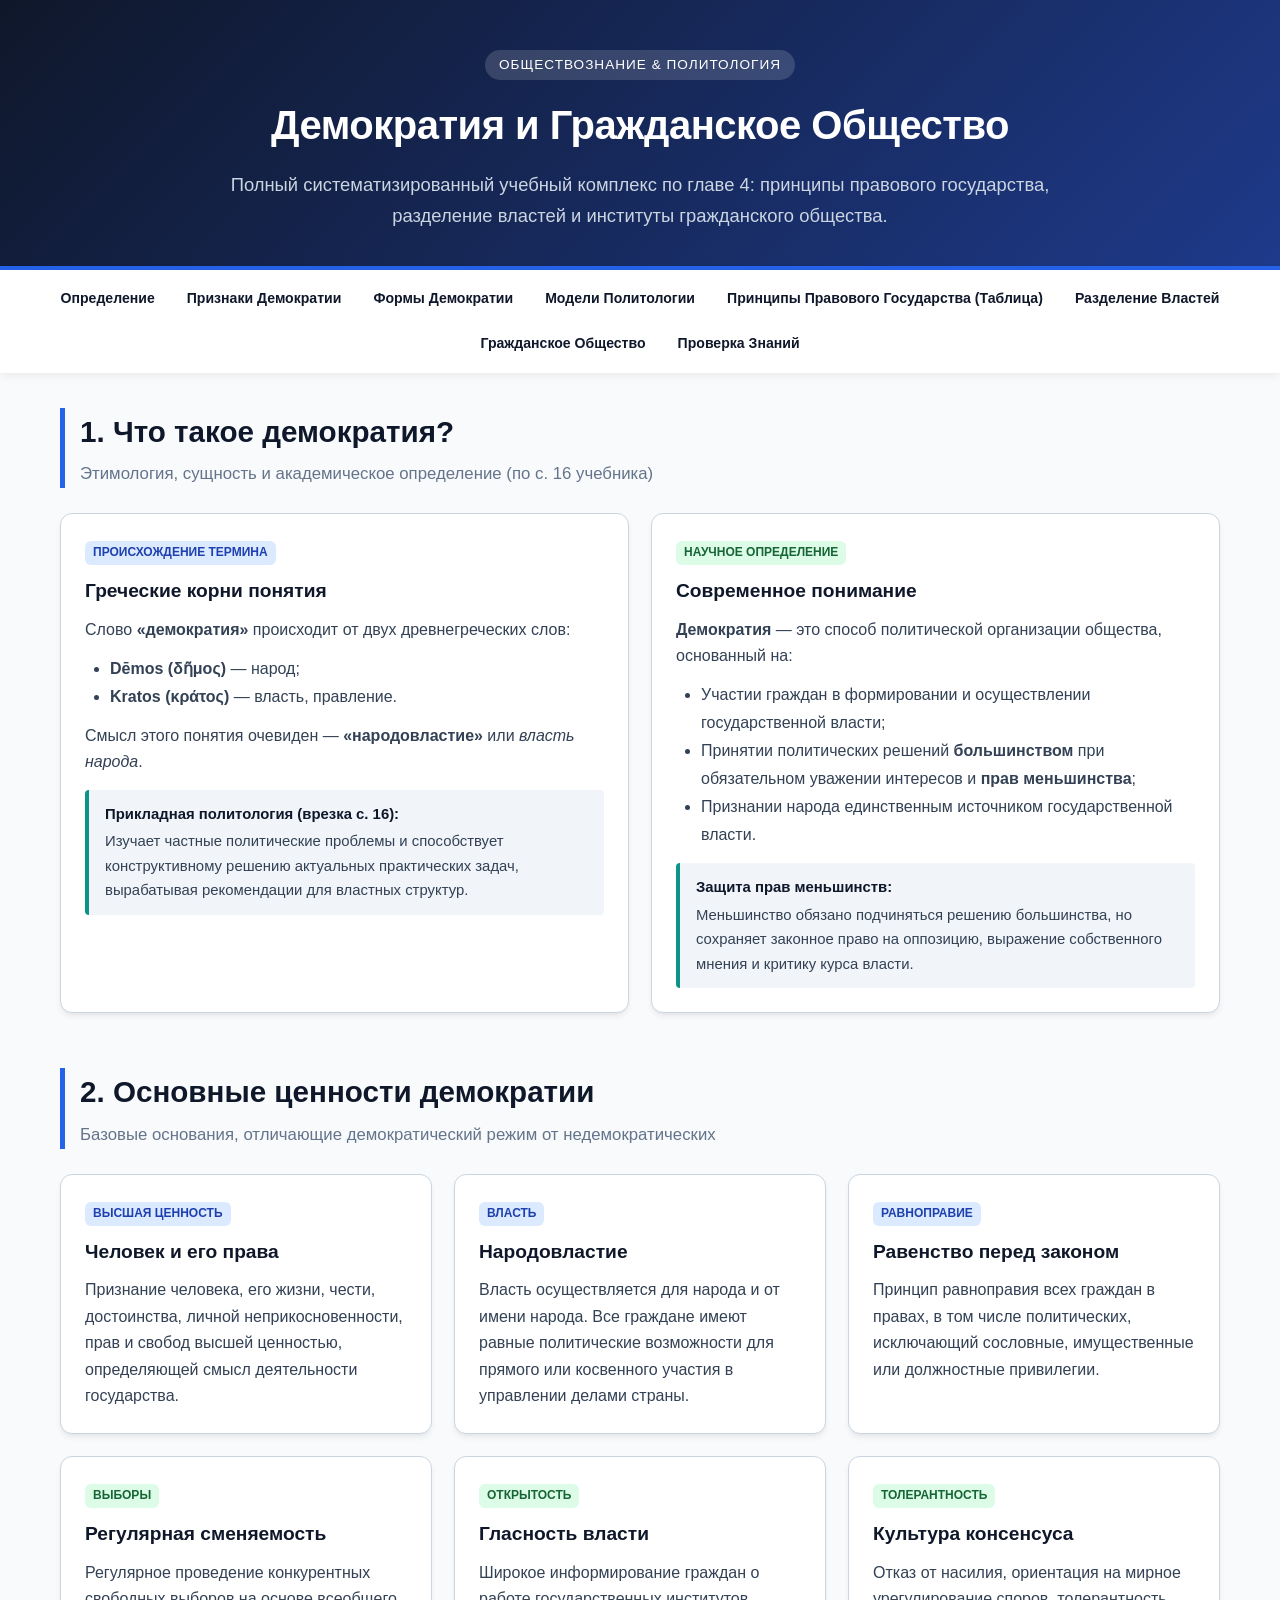
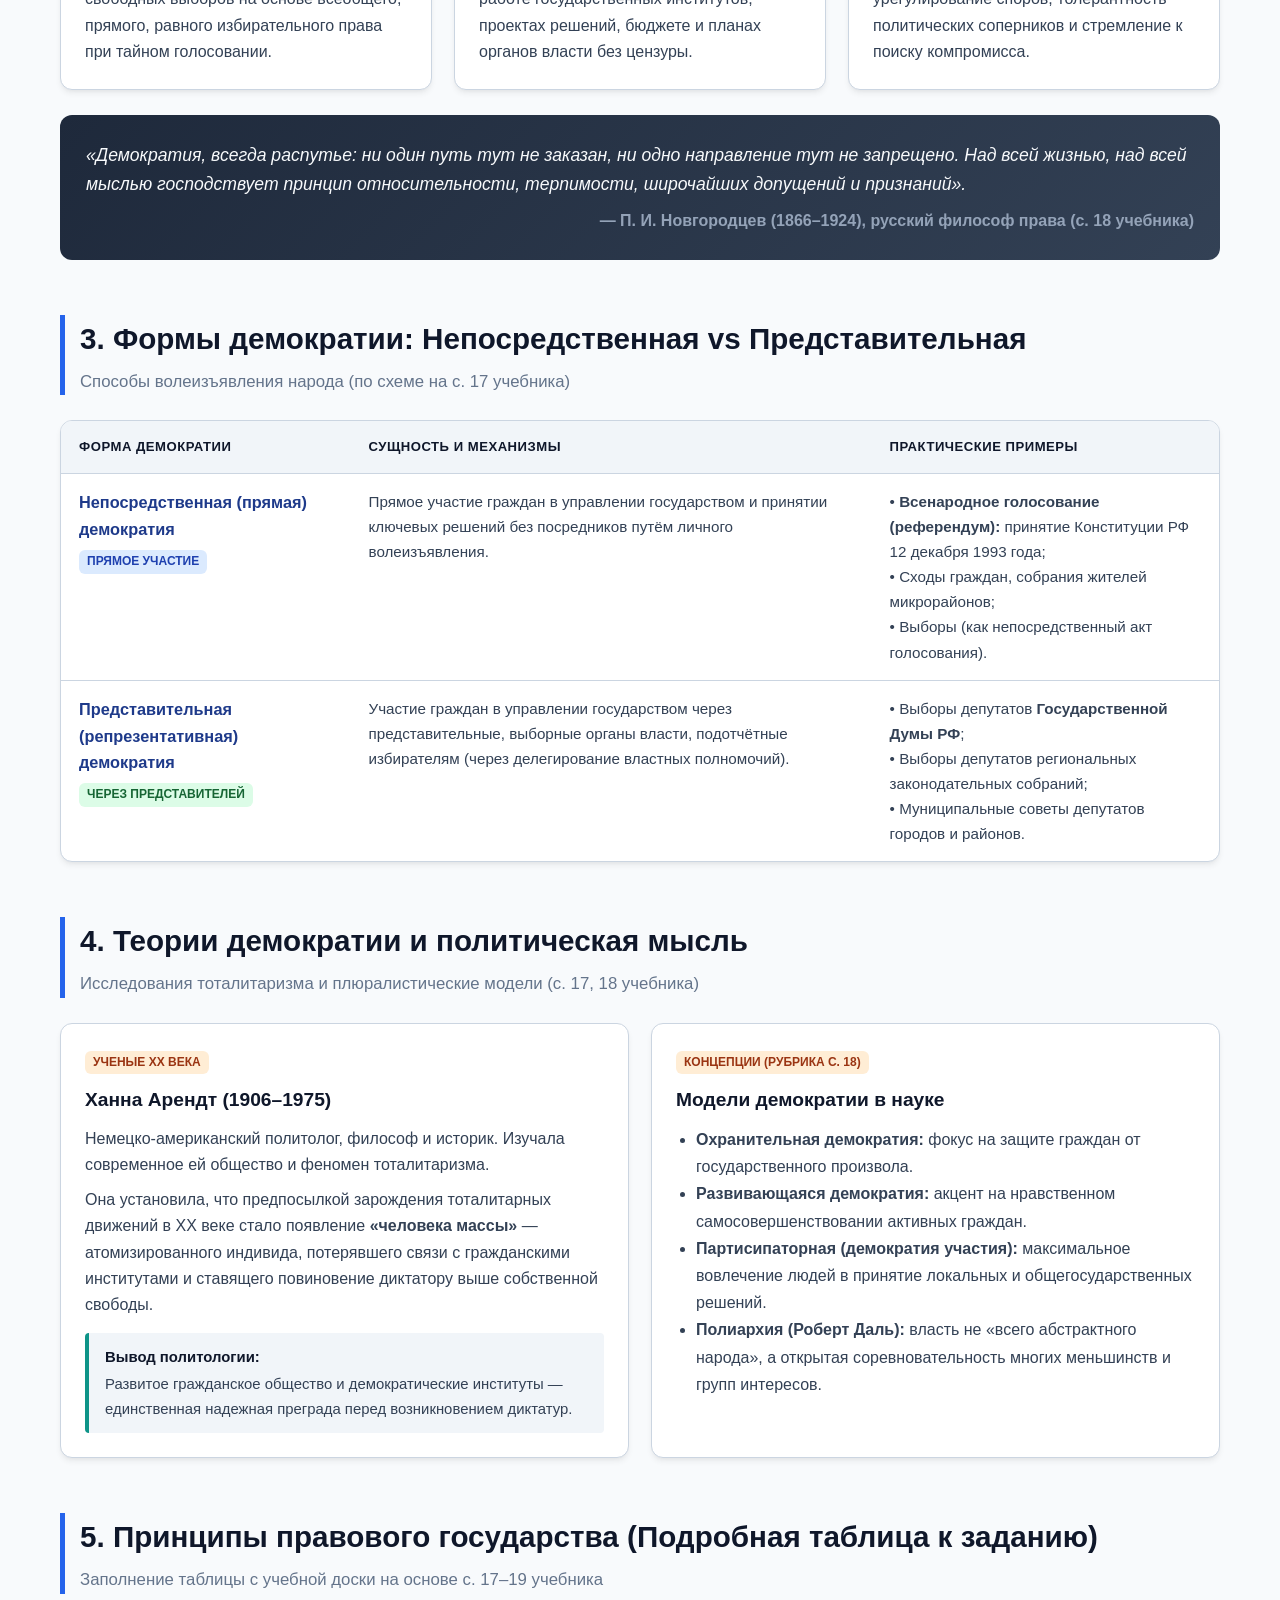
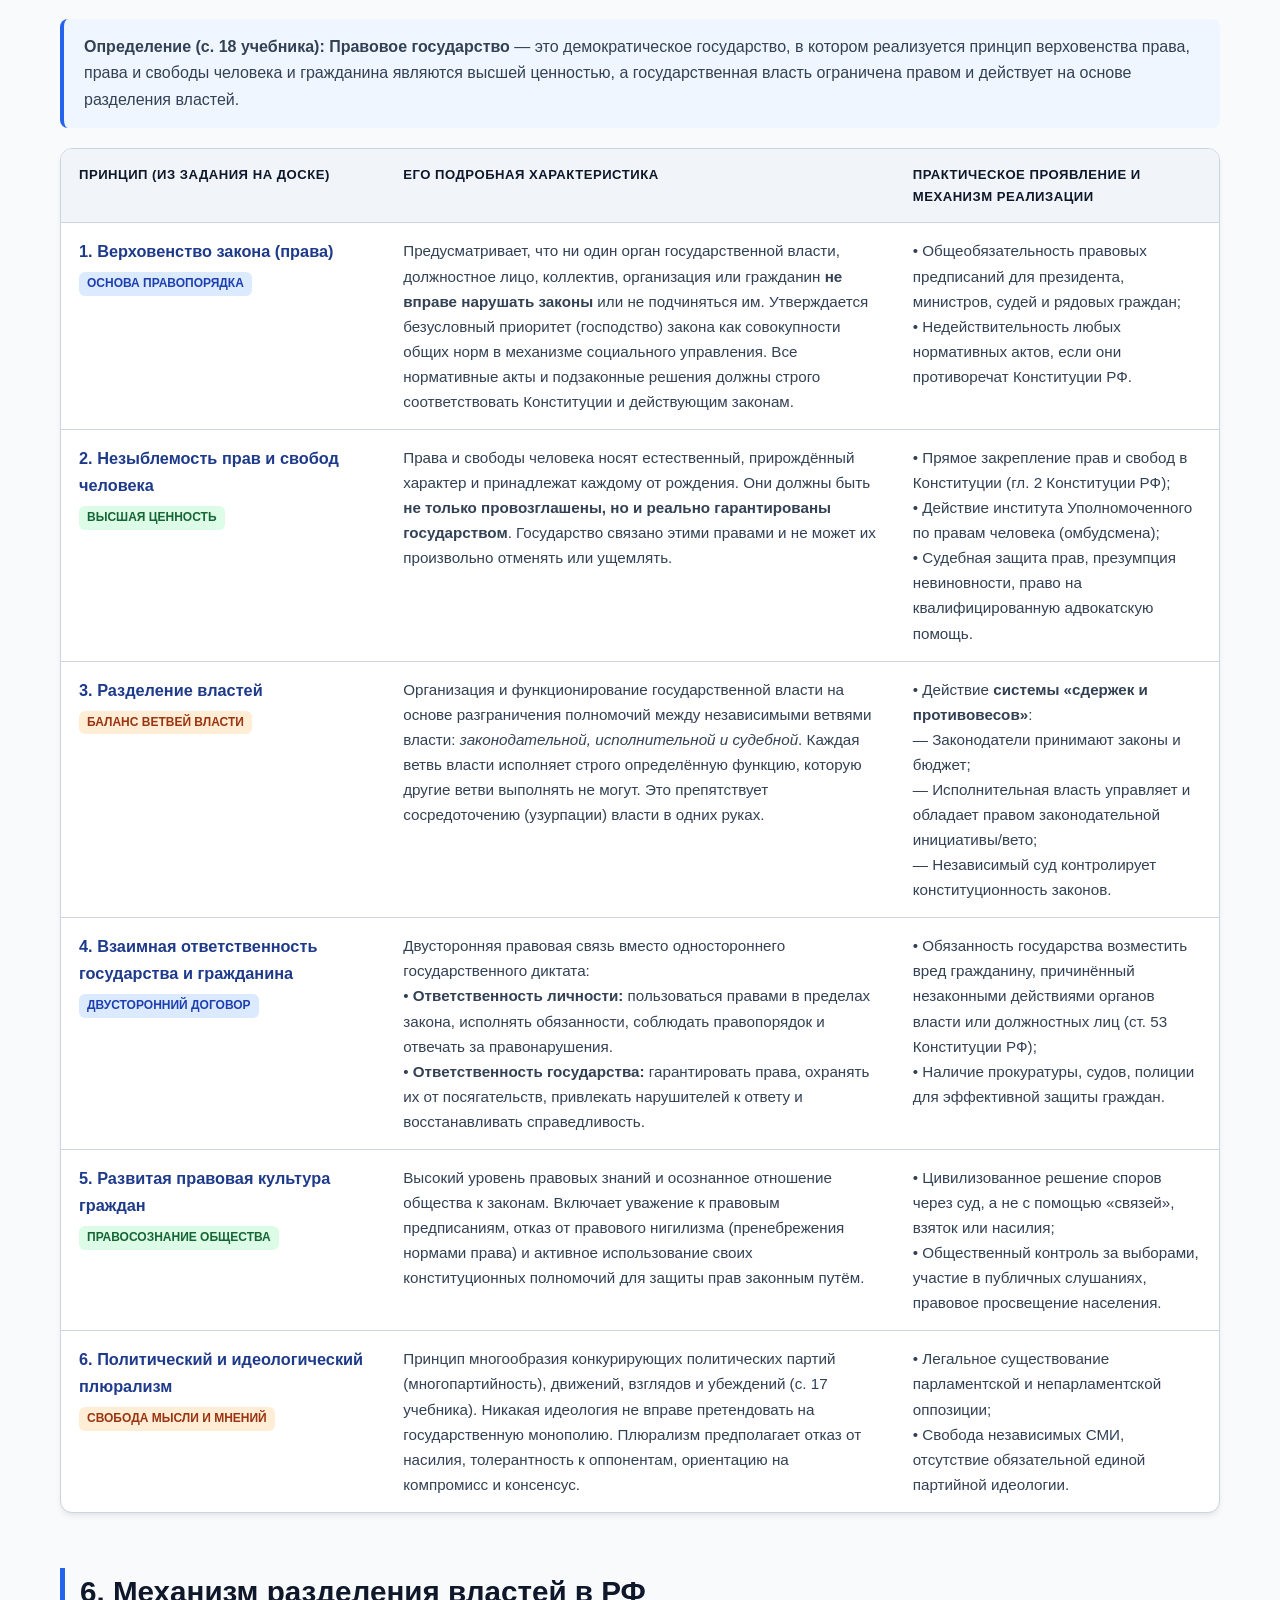
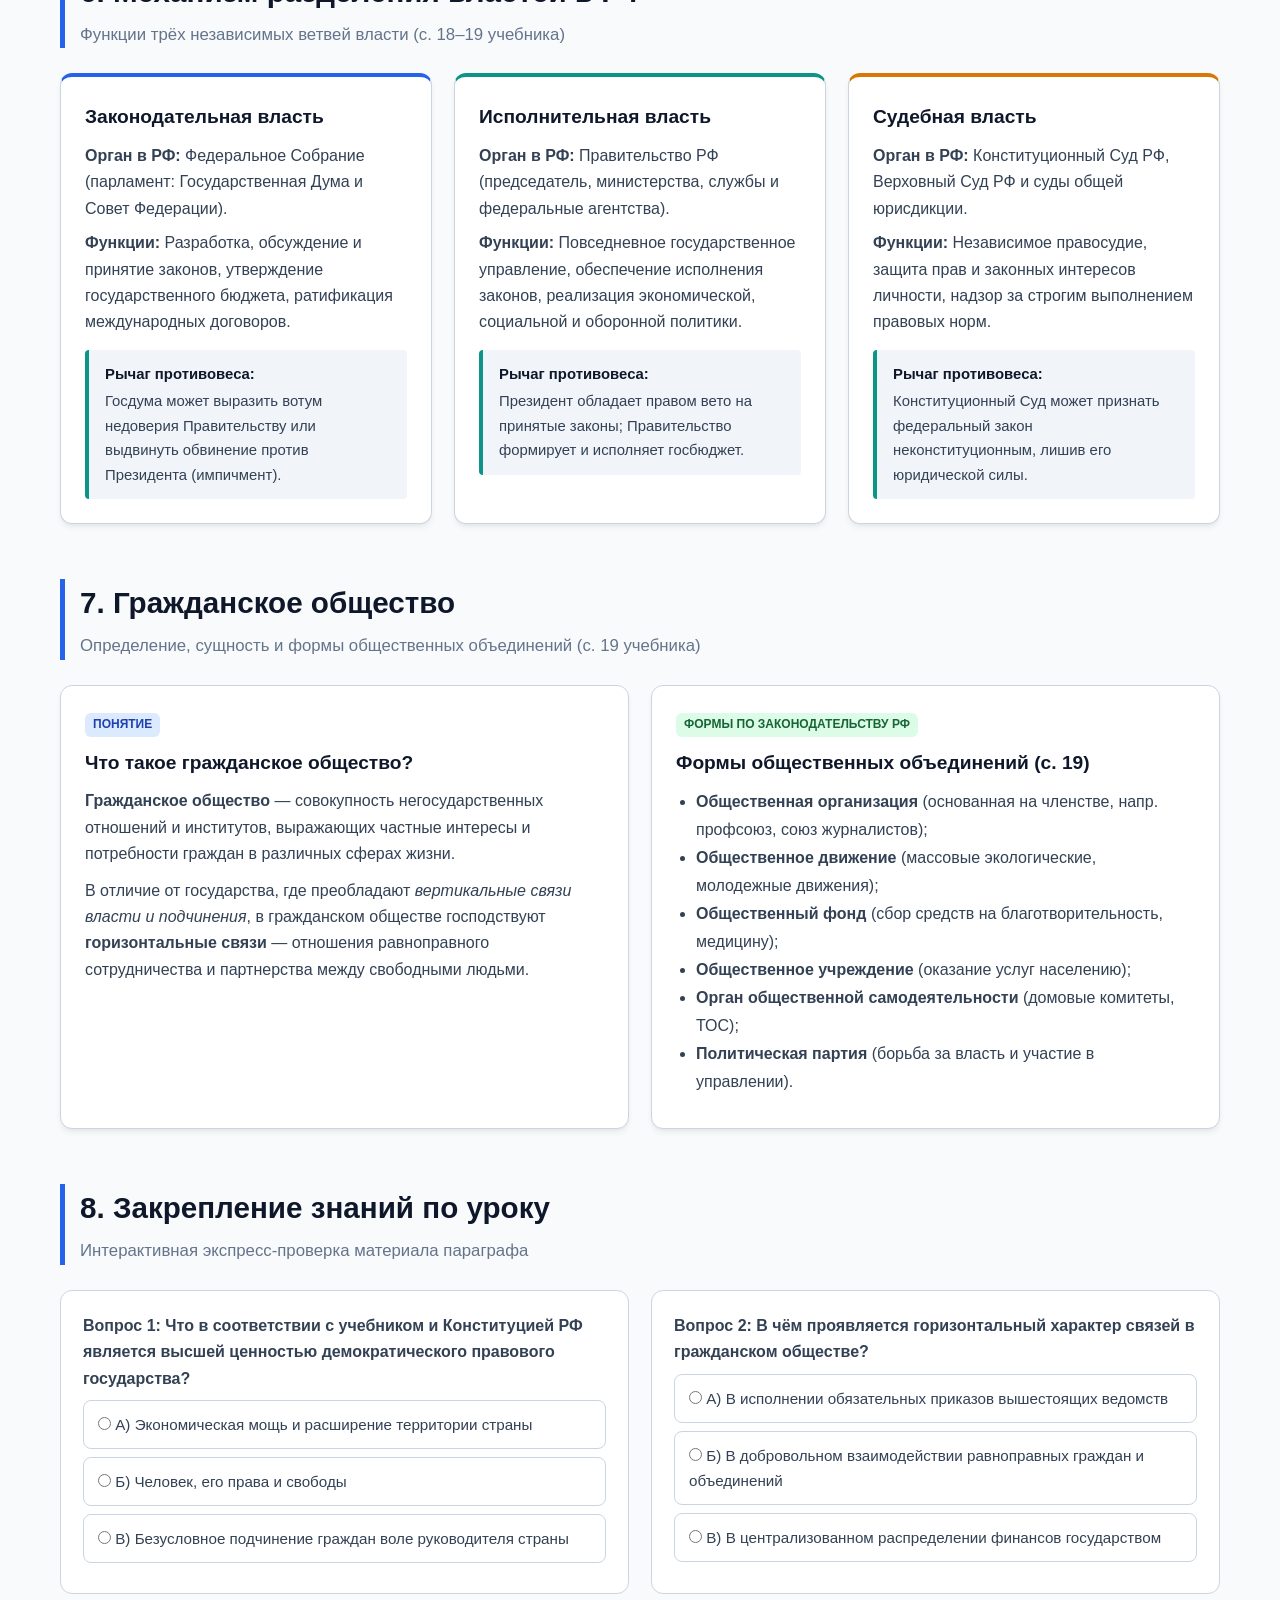
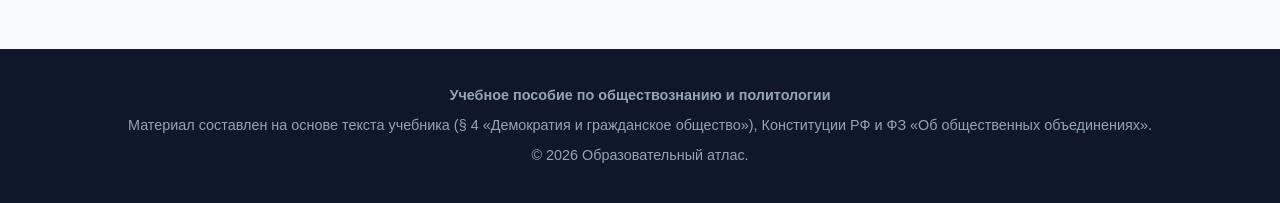
<file: V2.html>
<!DOCTYPE html>
<html lang="ru">
<head>
    <meta charset="UTF-8">
    <meta name="viewport" content="width=device-width, initial-scale=1.0">
    <title>Демократия, Правовое Государство и Гражданское Общество</title>
    <style>
        :root {
            --primary: #1e3a8a;
            --primary-light: #2563eb;
            --secondary: #0d9488;
            --accent: #d97706;
            --dark: #0f172a;
            --light-bg: #f8fafc;
            --card-bg: #ffffff;
            --border: #cbd5e1;
            --text-main: #334155;
            --text-muted: #64748b;
            --radius: 12px;
            --shadow: 0 4px 6px -1px rgba(0, 0, 0, 0.07), 0 2px 4px -2px rgba(0, 0, 0, 0.05);
            --shadow-lg: 0 10px 15px -3px rgba(0, 0, 0, 0.1), 0 4px 6px -4px rgba(0, 0, 0, 0.05);
        }

        * {
            box-sizing: border-box;
            margin: 0;
            padding: 0;
            scroll-behavior: smooth;
        }

        body {
            font-family: -apple-system, BlinkMacSystemFont, "Segoe UI", Roboto, "Helvetica Neue", Arial, sans-serif;
            line-height: 1.65;
            color: var(--text-main);
            background-color: var(--light-bg);
        }

        /* HEADER & HERO */
        header {
            background: linear-gradient(135deg, #0f172a 0%, #1e3a8a 100%);
            color: white;
            padding: 50px 20px 35px;
            text-align: center;
            border-bottom: 4px solid var(--primary-light);
        }

        .header-tag {
            display: inline-block;
            background: rgba(255, 255, 255, 0.15);
            padding: 4px 14px;
            border-radius: 20px;
            font-size: 0.85rem;
            text-transform: uppercase;
            letter-spacing: 1px;
            margin-bottom: 12px;
        }

        header h1 {
            font-size: 2.5rem;
            font-weight: 800;
            margin-bottom: 12px;
            letter-spacing: -0.5px;
        }

        header p {
            max-width: 820px;
            margin: 0 auto;
            font-size: 1.15rem;
            color: #cbd5e1;
        }

        /* NAVIGATION */
        nav {
            background: white;
            position: sticky;
            top: 0;
            z-index: 1000;
            box-shadow: 0 2px 10px rgba(0,0,0,0.08);
            display: flex;
            justify-content: center;
            flex-wrap: wrap;
            padding: 10px 15px;
            gap: 8px;
        }

        nav a {
            color: var(--dark);
            text-decoration: none;
            padding: 7px 12px;
            border-radius: 8px;
            font-weight: 600;
            font-size: 0.88rem;
            transition: all 0.2s ease;
        }

        nav a:hover {
            background-color: #eff6ff;
            color: var(--primary-light);
        }

        /* CONTAINER */
        .container {
            max-width: 1200px;
            margin: 35px auto;
            padding: 0 20px;
        }

        section {
            margin-bottom: 55px;
        }

        .section-header {
            margin-bottom: 25px;
            border-left: 5px solid var(--primary-light);
            padding-left: 15px;
        }

        .section-header h2 {
            font-size: 1.85rem;
            color: var(--dark);
            margin-bottom: 4px;
        }

        .section-header p {
            color: var(--text-muted);
            font-size: 1.05rem;
        }

        /* CARDS & GRIDS */
        .grid-2 {
            display: grid;
            grid-template-columns: repeat(auto-fit, minmax(320px, 1fr));
            gap: 22px;
        }

        .grid-3 {
            display: grid;
            grid-template-columns: repeat(auto-fit, minmax(280px, 1fr));
            gap: 22px;
        }

        .card {
            background: var(--card-bg);
            border-radius: var(--radius);
            padding: 24px;
            box-shadow: var(--shadow);
            border: 1px solid var(--border);
            transition: transform 0.2s, box-shadow 0.2s;
        }

        .card:hover {
            transform: translateY(-2px);
            box-shadow: var(--shadow-lg);
        }

        .card h3 {
            color: var(--dark);
            font-size: 1.2rem;
            margin-bottom: 10px;
            display: flex;
            align-items: center;
            gap: 10px;
        }

        .badge {
            display: inline-block;
            padding: 2px 8px;
            border-radius: 6px;
            font-size: 0.75rem;
            font-weight: 700;
            text-transform: uppercase;
        }

        .badge-blue { background: #dbeafe; color: #1e40af; }
        .badge-green { background: #dcfce7; color: #166534; }
        .badge-orange { background: #ffedd5; color: #9a3412; }

        /* EXAMPLES & CALLOUTS */
        .example-box {
            background: #f1f5f9;
            border-left: 4px solid var(--secondary);
            padding: 12px 16px;
            border-radius: 4px;
            margin-top: 14px;
            font-size: 0.93rem;
        }

        .example-box strong {
            color: var(--dark);
            display: block;
            margin-bottom: 3px;
        }

        /* QUOTE BANNER */
        .quote-banner {
            background: linear-gradient(135deg, #1e293b, #334155);
            color: #f8fafc;
            border-radius: var(--radius);
            padding: 26px;
            margin: 25px 0;
        }

        .quote-banner p {
            font-size: 1.1rem;
            font-style: italic;
            margin-bottom: 8px;
        }

        .quote-banner span {
            display: block;
            text-align: right;
            color: #94a3b8;
            font-weight: 600;
        }

        /* TABLES */
        .table-wrapper {
            overflow-x: auto;
            background: white;
            border-radius: var(--radius);
            box-shadow: var(--shadow);
            border: 1px solid var(--border);
            margin: 20px 0;
        }

        table {
            width: 100%;
            border-collapse: collapse;
            text-align: left;
            font-size: 0.95rem;
        }

        th, td {
            padding: 15px 18px;
            border-bottom: 1px solid var(--border);
            vertical-align: top;
        }

        th {
            background-color: #f1f5f9;
            color: var(--dark);
            font-weight: 700;
            text-transform: uppercase;
            font-size: 0.82rem;
            letter-spacing: 0.5px;
        }

        tr:hover td {
            background-color: #f8fafc;
        }

        tr:last-child td {
            border-bottom: none;
        }

        .table-principle-name {
            font-weight: 700;
            color: var(--primary);
            font-size: 1.02rem;
            display: block;
            margin-bottom: 4px;
        }

        /* QUIZ */
        .quiz-card {
            background: white;
            border-radius: var(--radius);
            padding: 22px;
            border: 1px solid var(--border);
        }

        .quiz-opt {
            display: block;
            margin: 8px 0;
            padding: 11px 14px;
            border-radius: 8px;
            border: 1px solid var(--border);
            cursor: pointer;
            transition: 0.2s;
            font-size: 0.95rem;
        }

        .quiz-opt:hover {
            background-color: #eff6ff;
            border-color: var(--primary-light);
        }

        .quiz-feedback {
            margin-top: 10px;
            font-weight: 600;
            display: none;
            font-size: 0.95rem;
        }

        /* FOOTER */
        footer {
            background: var(--dark);
            color: #94a3b8;
            padding: 35px 20px;
            text-align: center;
            font-size: 0.9rem;
        }

        footer a {
            color: #cbd5e1;
            text-decoration: underline;
        }

        @media (max-width: 768px) {
            header h1 { font-size: 1.9rem; }
            .section-header h2 { font-size: 1.5rem; }
            th, td { padding: 12px; }
        }
    </style>
</head>
<body>

    <!-- HERO HEADER -->
    <header>
        <span class="header-tag">Обществознание & Политология</span>
        <h1>Демократия и Гражданское Общество</h1>
        <p>Полный систематизированный учебный комплекс по главе 4: принципы правового государства, разделение властей и институты гражданского общества.</p>
    </header>

    <!-- NAVIGATION MENU -->
    <nav>
        <a href="#etymology">Определение</a>
        <a href="#principles">Признаки Демократии</a>
        <a href="#forms">Формы Демократии</a>
        <a href="#theories">Модели Политологии</a>
        <a href="#rule-of-law-table">Принципы Правового Государства (Таблица)</a>
        <a href="#branches">Разделение Властей</a>
        <a href="#civil-society">Гражданское Общество</a>
        <a href="#quiz">Проверка Знаний</a>
    </nav>

    <div class="container">

        <!-- SECTION 1: DEFINITION & ETYMOLOGY -->
        <section id="etymology">
            <div class="section-header">
                <h2>1. Что такое демократия?</h2>
                <p>Этимология, сущность и академическое определение (по с. 16 учебника)</p>
            </div>
            
            <div class="grid-2">
                <div class="card">
                    <span class="badge badge-blue">Происхождение термина</span>
                    <h3 style="margin-top: 10px;">Греческие корни понятия</h3>
                    <p>Слово <strong>«демократия»</strong> происходит от двух древнегреческих слов:</p>
                    <ul style="margin: 12px 0 12px 25px; line-height: 1.75;">
                        <li><strong>Dēmos (δῆμος)</strong> — народ;</li>
                        <li><strong>Kratos (κράτος)</strong> — власть, правление.</li>
                    </ul>
                    <p>Смысл этого понятия очевиден — <strong>«народовластие»</strong> или <em>власть народа</em>.</p>
                    <div class="example-box">
                        <strong>Прикладная политология (врезка с. 16):</strong>
                        Изучает частные политические проблемы и способствует конструктивному решению актуальных практических задач, вырабатывая рекомендации для властных структур.
                    </div>
                </div>

                <div class="card">
                    <span class="badge badge-green">Научное определение</span>
                    <h3 style="margin-top: 10px;">Современное понимание</h3>
                    <p><strong>Демократия</strong> — это способ политической организации общества, основанный на:</p>
                    <ul style="margin: 12px 0 12px 25px; line-height: 1.75;">
                        <li>Участии граждан в формировании и осуществлении государственной власти;</li>
                        <li>Принятии политических решений <strong>большинством</strong> при обязательном уважении интересов и <strong>прав меньшинства</strong>;</li>
                        <li>Признании народа единственным источником государственной власти.</li>
                    </ul>
                    <div class="example-box">
                        <strong>Защита прав меньшинств:</strong>
                        Меньшинство обязано подчиняться решению большинства, но сохраняет законное право на оппозицию, выражение собственного мнения и критику курса власти.
                    </div>
                </div>
            </div>
        </section>

        <!-- SECTION 2: VALUES AND PRINCIPLES -->
        <section id="principles">
            <div class="section-header">
                <h2>2. Основные ценности демократии</h2>
                <p>Базовые основания, отличающие демократический режим от недемократических</p>
            </div>

            <div class="grid-3">
                <div class="card">
                    <span class="badge badge-blue">Высшая ценность</span>
                    <h3 style="margin-top: 10px;">Человек и его права</h3>
                    <p>Признание человека, его жизни, чести, достоинства, личной неприкосновенности, прав и свобод высшей ценностью, определяющей смысл деятельности государства.</p>
                </div>

                <div class="card">
                    <span class="badge badge-blue">Власть</span>
                    <h3 style="margin-top: 10px;">Народовластие</h3>
                    <p>Власть осуществляется для народа и от имени народа. Все граждане имеют равные политические возможности для прямого или косвенного участия в управлении делами страны.</p>
                </div>

                <div class="card">
                    <span class="badge badge-blue">Равноправие</span>
                    <h3 style="margin-top: 10px;">Равенство перед законом</h3>
                    <p>Принцип равноправия всех граждан в правах, в том числе политических, исключающий сословные, имущественные или должностные привилегии.</p>
                </div>

                <div class="card">
                    <span class="badge badge-green">Выборы</span>
                    <h3 style="margin-top: 10px;">Регулярная сменяемость</h3>
                    <p>Регулярное проведение конкурентных свободных выборов на основе всеобщего, прямого, равного избирательного права при тайном голосовании.</p>
                </div>

                <div class="card">
                    <span class="badge badge-green">Открытость</span>
                    <h3 style="margin-top: 10px;">Гласность власти</h3>
                    <p>Широкое информирование граждан о работе государственных институтов, проектах решений, бюджете и планах органов власти без цензуры.</p>
                </div>

                <div class="card">
                    <span class="badge badge-green">Толерантность</span>
                    <h3 style="margin-top: 10px;">Культура консенсуса</h3>
                    <p>Отказ от насилия, ориентация на мирное урегулирование споров, толерантность политических соперников и стремление к поиску компромисса.</p>
                </div>
            </div>

            <div class="quote-banner">
                <p>«Демократия, всегда распутье: ни один путь тут не заказан, ни одно направление тут не запрещено. Над всей жизнью, над всей мыслью господствует принцип относительности, терпимости, широчайших допущений и признаний».</p>
                <span>— П. И. Новгородцев (1866–1924), русский философ права (с. 18 учебника)</span>
            </div>
        </section>

        <!-- SECTION 3: FORMS OF DEMOCRACY -->
        <section id="forms">
            <div class="section-header">
                <h2>3. Формы демократии: Непосредственная vs Представительная</h2>
                <p>Способы волеизъявления народа (по схеме на с. 17 учебника)</p>
            </div>

            <div class="table-wrapper">
                <table>
                    <thead>
                        <tr>
                            <th style="width: 25%;">Форма демократии</th>
                            <th style="width: 45%;">Сущность и механизмы</th>
                            <th style="width: 30%;">Практические примеры</th>
                        </tr>
                    </thead>
                    <tbody>
                        <tr>
                            <td>
                                <span class="table-principle-name">Непосредственная (прямая) демократия</span>
                                <span class="badge badge-blue">Прямое участие</span>
                            </td>
                            <td>Прямое участие граждан в управлении государством и принятии ключевых решений без посредников путём личного волеизъявления.</td>
                            <td>
                                • <strong>Всенародное голосование (референдум):</strong> принятие Конституции РФ 12 декабря 1993 года;<br>
                                • Сходы граждан, собрания жителей микрорайонов;<br>
                                • Выборы (как непосредственный акт голосования).
                            </td>
                        </tr>
                        <tr>
                            <td>
                                <span class="table-principle-name">Представительная (репрезентативная) демократия</span>
                                <span class="badge badge-green">Через представителей</span>
                            </td>
                            <td>Участие граждан в управлении государством через представительные, выборные органы власти, подотчётные избирателям (через делегирование властных полномочий).</td>
                            <td>
                                • Выборы депутатов <strong>Государственной Думы РФ</strong>;<br>
                                • Выборы депутатов региональных законодательных собраний;<br>
                                • Муниципальные советы депутатов городов и районов.
                            </td>
                        </tr>
                    </tbody>
                </table>
            </div>
        </section>

        <!-- SECTION 4: THEORIES & POLITICAL SCIENCE -->
        <section id="theories">
            <div class="section-header">
                <h2>4. Теории демократии и политическая мысль</h2>
                <p>Исследования тоталитаризма и плюралистические модели (с. 17, 18 учебника)</p>
            </div>

            <div class="grid-2">
                <div class="card">
                    <span class="badge badge-orange">Ученые XX века</span>
                    <h3 style="margin-top: 10px;">Ханна Арендт (1906–1975)</h3>
                    <p>Немецко-американский политолог, философ и историк. Изучала современное ей общество и феномен тоталитаризма.</p>
                    <p style="margin-top: 8px;">Она установила, что предпосылкой зарождения тоталитарных движений в XX веке стало появление <strong>«человека массы»</strong> — атомизированного индивида, потерявшего связи с гражданскими институтами и ставящего повиновение диктатору выше собственной свободы.</p>
                    <div class="example-box">
                        <strong>Вывод политологии:</strong> Развитое гражданское общество и демократические институты — единственная надежная преграда перед возникновением диктатур.
                    </div>
                </div>

                <div class="card">
                    <span class="badge badge-orange">Концепции (рубрика с. 18)</span>
                    <h3 style="margin-top: 10px;">Модели демократии в науке</h3>
                    <ul style="margin: 8px 0 8px 20px; line-height: 1.7;">
                        <li><strong>Охранительная демократия:</strong> фокус на защите граждан от государственного произвола.</li>
                        <li><strong>Развивающаяся демократия:</strong> акцент на нравственном самосовершенствовании активных граждан.</li>
                        <li><strong>Партисипаторная (демократия участия):</strong> максимальное вовлечение людей в принятие локальных и общегосударственных решений.</li>
                        <li><strong>Полиархия (Роберт Даль):</strong> власть не «всего абстрактного народа», а открытая соревновательность многих меньшинств и групп интересов.</li>
                    </ul>
                </div>
            </div>
        </section>

        <!-- SECTION 5: RULE OF LAW TABLE (MAIN TASK FROM PHOTO) -->
        <section id="rule-of-law-table">
            <div class="section-header">
                <h2>5. Принципы правового государства (Подробная таблица к заданию)</h2>
                <p>Заполнение таблицы с учебной доски на основе с. 17–19 учебника</p>
            </div>

            <div style="background-color: #eff6ff; border-left: 4px solid var(--primary-light); padding: 15px 20px; border-radius: 8px; margin-bottom: 20px;">
                <strong>Определение (с. 18 учебника):</strong>
                <strong>Правовое государство</strong> — это демократическое государство, в котором реализуется принцип верховенства права, права и свободы человека и гражданина являются высшей ценностью, а государственная власть ограничена правом и действует на основе разделения властей.
            </div>

            <div class="table-wrapper">
                <table>
                    <thead>
                        <tr>
                            <th style="width: 28%;">Принцип (из задания на доске)</th>
                            <th style="width: 44%;">Его подробная характеристика</th>
                            <th style="width: 28%;">Практическое проявление и механизм реализации</th>
                        </tr>
                    </thead>
                    <tbody>
                        <!-- 1. Верховенство закона -->
                        <tr>
                            <td>
                                <span class="table-principle-name">1. Верховенство закона (права)</span>
                                <span class="badge badge-blue">Основа правопорядка</span>
                            </td>
                            <td>
                                Предусматривает, что ни один орган государственной власти, должностное лицо, коллектив, организация или гражданин <strong>не вправе нарушать законы</strong> или не подчиняться им. Утверждается безусловный приоритет (господство) закона как совокупности общих норм в механизме социального управления. Все нормативные акты и подзаконные решения должны строго соответствовать Конституции и действующим законам.
                            </td>
                            <td>
                                • Общеобязательность правовых предписаний для президента, министров, судей и рядовых граждан;<br>
                                • Недействительность любых нормативных актов, если они противоречат Конституции РФ.
                            </td>
                        </tr>

                        <!-- 2. Незыблемость прав и свобод -->
                        <tr>
                            <td>
                                <span class="table-principle-name">2. Незыблемость прав и свобод человека</span>
                                <span class="badge badge-green">Высшая ценность</span>
                            </td>
                            <td>
                                Права и свободы человека носят естественный, прирождённый характер и принадлежат каждому от рождения. Они должны быть <strong>не только провозглашены, но и реально гарантированы государством</strong>. Государство связано этими правами и не может их произвольно отменять или ущемлять.
                            </td>
                            <td>
                                • Прямое закрепление прав и свобод в Конституции (гл. 2 Конституции РФ);<br>
                                • Действие института Уполномоченного по правам человека (омбудсмена);<br>
                                • Судебная защита прав, презумпция невиновности, право на квалифицированную адвокатскую помощь.
                            </td>
                        </tr>

                        <!-- 3. Разделение властей -->
                        <tr>
                            <td>
                                <span class="table-principle-name">3. Разделение властей</span>
                                <span class="badge badge-orange">Баланс ветвей власти</span>
                            </td>
                            <td>
                                Организация и функционирование государственной власти на основе разграничения полномочий между независимыми ветвями власти: <em>законодательной, исполнительной и судебной</em>. Каждая ветвь власти исполняет строго определённую функцию, которую другие ветви выполнять не могут. Это препятствует сосредоточению (узурпации) власти в одних руках.
                            </td>
                            <td>
                                • Действие <strong>системы «сдержек и противовесов»</strong>:<br>
                                — Законодатели принимают законы и бюджет;<br>
                                — Исполнительная власть управляет и обладает правом законодательной инициативы/вето;<br>
                                — Независимый суд контролирует конституционность законов.
                            </td>
                        </tr>

                        <!-- 4. Взаимная ответственность -->
                        <tr>
                            <td>
                                <span class="table-principle-name">4. Взаимная ответственность государства и гражданина</span>
                                <span class="badge badge-blue">Двусторонний договор</span>
                            </td>
                            <td>
                                Двусторонняя правовая связь вместо одностороннего государственного диктата:<br>
                                • <strong>Ответственность личности:</strong> пользоваться правами в пределах закона, исполнять обязанности, соблюдать правопорядок и отвечать за правонарушения.<br>
                                • <strong>Ответственность государства:</strong> гарантировать права, охранять их от посягательств, привлекать нарушителей к ответу и восстанавливать справедливость.
                            </td>
                            <td>
                                • Обязанность государства возместить вред гражданину, причинённый незаконными действиями органов власти или должностных лиц (ст. 53 Конституции РФ);<br>
                                • Наличие прокуратуры, судов, полиции для эффективной защиты граждан.
                            </td>
                        </tr>

                        <!-- 5. Развитая правовая культура -->
                        <tr>
                            <td>
                                <span class="table-principle-name">5. Развитая правовая культура граждан</span>
                                <span class="badge badge-green">Правосознание общества</span>
                            </td>
                            <td>
                                Высокий уровень правовых знаний и осознанное отношение общества к законам. Включает уважение к правовым предписаниям, отказ от правового нигилизма (пренебрежения нормами права) и активное использование своих конституционных полномочий для защиты прав законным путём.
                            </td>
                            <td>
                                • Цивилизованное решение споров через суд, а не с помощью «связей», взяток или насилия;<br>
                                • Общественный контроль за выборами, участие в публичных слушаниях, правовое просвещение населения.
                            </td>
                        </tr>

                        <!-- 6. Плюрализм -->
                        <tr>
                            <td>
                                <span class="table-principle-name">6. Политический и идеологический плюрализм</span>
                                <span class="badge badge-orange">Свобода мысли и мнений</span>
                            </td>
                            <td>
                                Принцип многообразия конкурирующих политических партий (многопартийность), движений, взглядов и убеждений (с. 17 учебника). Никакая идеология не вправе претендовать на государственную монополию. Плюрализм предполагает отказ от насилия, толерантность к оппонентам, ориентацию на компромисс и консенсус.
                            </td>
                            <td>
                                • Легальное существование парламентской и непарламентской оппозиции;<br>
                                • Свобода независимых СМИ, отсутствие обязательной единой партийной идеологии.
                            </td>
                        </tr>
                    </tbody>
                </table>
            </div>
        </section>

        <!-- SECTION 6: BRANCHES OF POWER & CHECKS & BALANCES -->
        <section id="branches">
            <div class="section-header">
                <h2>6. Механизм разделения властей в РФ</h2>
                <p>Функции трёх независимых ветвей власти (с. 18–19 учебника)</p>
            </div>

            <div class="grid-3">
                <div class="card" style="border-top: 4px solid var(--primary-light);">
                    <h3>Законодательная власть</h3>
                    <p><strong>Орган в РФ:</strong> Федеральное Собрание (парламент: Государственная Дума и Совет Федерации).</p>
                    <p style="margin-top: 8px;"><strong>Функции:</strong> Разработка, обсуждение и принятие законов, утверждение государственного бюджета, ратификация международных договоров.</p>
                    <div class="example-box">
                        <strong>Рычаг противовеса:</strong> Госдума может выразить вотум недоверия Правительству или выдвинуть обвинение против Президента (импичмент).
                    </div>
                </div>

                <div class="card" style="border-top: 4px solid var(--secondary);">
                    <h3>Исполнительная власть</h3>
                    <p><strong>Орган в РФ:</strong> Правительство РФ (председатель, министерства, службы и федеральные агентства).</p>
                    <p style="margin-top: 8px;"><strong>Функции:</strong> Повседневное государственное управление, обеспечение исполнения законов, реализация экономической, социальной и оборонной политики.</p>
                    <div class="example-box">
                        <strong>Рычаг противовеса:</strong> Президент обладает правом вето на принятые законы; Правительство формирует и исполняет госбюджет.
                    </div>
                </div>

                <div class="card" style="border-top: 4px solid var(--accent);">
                    <h3>Судебная власть</h3>
                    <p><strong>Орган в РФ:</strong> Конституционный Суд РФ, Верховный Суд РФ и суды общей юрисдикции.</p>
                    <p style="margin-top: 8px;"><strong>Функции:</strong> Независимое правосудие, защита прав и законных интересов личности, надзор за строгим выполнением правовых норм.</p>
                    <div class="example-box">
                        <strong>Рычаг противовеса:</strong> Конституционный Суд может признать федеральный закон неконституционным, лишив его юридической силы.
                    </div>
                </div>
            </div>
        </section>

        <!-- SECTION 7: CIVIL SOCIETY -->
        <section id="civil-society">
            <div class="section-header">
                <h2>7. Гражданское общество</h2>
                <p>Определение, сущность и формы общественных объединений (с. 19 учебника)</p>
            </div>

            <div class="grid-2">
                <div class="card">
                    <span class="badge badge-blue">Понятие</span>
                    <h3 style="margin-top: 10px;">Что такое гражданское общество?</h3>
                    <p><strong>Гражданское общество</strong> — совокупность негосударственных отношений и институтов, выражающих частные интересы и потребности граждан в различных сферах жизни.</p>
                    <p style="margin-top: 10px;">В отличие от государства, где преобладают <em>вертикальные связи власти и подчинения</em>, в гражданском обществе господствуют <strong>горизонтальные связи</strong> — отношения равноправного сотрудничества и партнерства между свободными людьми.</p>
                </div>

                <div class="card">
                    <span class="badge badge-green">Формы по законодательству РФ</span>
                    <h3 style="margin-top: 10px;">Формы общественных объединений (с. 19)</h3>
                    <ul style="margin: 8px 0 8px 20px; line-height: 1.75;">
                        <li><strong>Общественная организация</strong> (основанная на членстве, напр. профсоюз, союз журналистов);</li>
                        <li><strong>Общественное движение</strong> (массовые экологические, молодежные движения);</li>
                        <li><strong>Общественный фонд</strong> (сбор средств на благотворительность, медицину);</li>
                        <li><strong>Общественное учреждение</strong> (оказание услуг населению);</li>
                        <li><strong>Орган общественной самодеятельности</strong> (домовые комитеты, ТОС);</li>
                        <li><strong>Политическая партия</strong> (борьба за власть и участие в управлении).</li>
                    </ul>
                </div>
            </div>
        </section>

        <!-- SECTION 8: INTERACTIVE QUIZ & KNOWLEDGE CHECK -->
        <section id="quiz">
            <div class="section-header">
                <h2>8. Закрепление знаний по уроку</h2>
                <p>Интерактивная экспресс-проверка материала параграфа</p>
            </div>

            <div class="grid-2">
                <!-- Question 1 -->
                <div class="quiz-card">
                    <h4>Вопрос 1: Что в соответствии с учебником и Конституцией РФ является высшей ценностью демократического правового государства?</h4>
                    <label class="quiz-opt" onclick="checkAnswer(this, false, 'q1-feedback')">
                        <input type="radio" name="q1"> А) Экономическая мощь и расширение территории страны
                    </label>
                    <label class="quiz-opt" onclick="checkAnswer(this, true, 'q1-feedback')">
                        <input type="radio" name="q1"> Б) Человек, его права и свободы
                    </label>
                    <label class="quiz-opt" onclick="checkAnswer(this, false, 'q1-feedback')">
                        <input type="radio" name="q1"> В) Безусловное подчинение граждан воле руководителя страны
                    </label>
                    <div id="q1-feedback" class="quiz-feedback"></div>
                </div>

                <!-- Question 2 -->
                <div class="quiz-card">
                    <h4>Вопрос 2: В чём проявляется горизонтальный характер связей в гражданском обществе?</h4>
                    <label class="quiz-opt" onclick="checkAnswer(this, false, 'q2-feedback')">
                        <input type="radio" name="q2"> А) В исполнении обязательных приказов вышестоящих ведомств
                    </label>
                    <label class="quiz-opt" onclick="checkAnswer(this, true, 'q2-feedback')">
                        <input type="radio" name="q2"> Б) В добровольном взаимодействии равноправных граждан и объединений
                    </label>
                    <label class="quiz-opt" onclick="checkAnswer(this, false, 'q2-feedback')">
                        <input type="radio" name="q2"> В) В централизованном распределении финансов государством
                    </label>
                    <div id="q2-feedback" class="quiz-feedback"></div>
                </div>
            </div>
        </section>

    </div>

    <!-- FOOTER -->
    <footer>
        <p><strong>Учебное пособие по обществознанию и политологии</strong></p>
        <p style="margin: 6px 0;">Материал составлен на основе текста учебника (§ 4 «Демократия и гражданское общество»), Конституции РФ и ФЗ «Об общественных объединениях».</p>
        <p>© 2026 Образовательный атлас.</p>
    </footer>

    <!-- INTERACTIVE SCRIPTS -->
    <script>
        function checkAnswer(element, isCorrect, feedbackId) {
            const feedback = document.getElementById(feedbackId);
            feedback.style.display = 'block';
            
            if (isCorrect) {
                feedback.style.color = '#15803d';
                feedback.innerHTML = '✔ Верно! Ответ полностью соответствует материалу учебника.';
            } else {
                feedback.style.color = '#b91c1c';
                feedback.innerHTML = '✖ Неверно. Обратите внимание на ключевые определения раздела.';
            }
        }
    </script>
</body>
</html>
</file>
<file: assets/index-BXDXiQHq.css>
*,:before,:after{--tw-border-spacing-x: 0;--tw-border-spacing-y: 0;--tw-translate-x: 0;--tw-translate-y: 0;--tw-rotate: 0;--tw-skew-x: 0;--tw-skew-y: 0;--tw-scale-x: 1;--tw-scale-y: 1;--tw-pan-x: ;--tw-pan-y: ;--tw-pinch-zoom: ;--tw-scroll-snap-strictness: proximity;--tw-gradient-from-position: ;--tw-gradient-via-position: ;--tw-gradient-to-position: ;--tw-ordinal: ;--tw-slashed-zero: ;--tw-numeric-figure: ;--tw-numeric-spacing: ;--tw-numeric-fraction: ;--tw-ring-inset: ;--tw-ring-offset-width: 0px;--tw-ring-offset-color: #fff;--tw-ring-color: rgb(59 130 246 / .5);--tw-ring-offset-shadow: 0 0 #0000;--tw-ring-shadow: 0 0 #0000;--tw-shadow: 0 0 #0000;--tw-shadow-colored: 0 0 #0000;--tw-blur: ;--tw-brightness: ;--tw-contrast: ;--tw-grayscale: ;--tw-hue-rotate: ;--tw-invert: ;--tw-saturate: ;--tw-sepia: ;--tw-drop-shadow: ;--tw-backdrop-blur: ;--tw-backdrop-brightness: ;--tw-backdrop-contrast: ;--tw-backdrop-grayscale: ;--tw-backdrop-hue-rotate: ;--tw-backdrop-invert: ;--tw-backdrop-opacity: ;--tw-backdrop-saturate: ;--tw-backdrop-sepia: ;--tw-contain-size: ;--tw-contain-layout: ;--tw-contain-paint: ;--tw-contain-style: }::backdrop{--tw-border-spacing-x: 0;--tw-border-spacing-y: 0;--tw-translate-x: 0;--tw-translate-y: 0;--tw-rotate: 0;--tw-skew-x: 0;--tw-skew-y: 0;--tw-scale-x: 1;--tw-scale-y: 1;--tw-pan-x: ;--tw-pan-y: ;--tw-pinch-zoom: ;--tw-scroll-snap-strictness: proximity;--tw-gradient-from-position: ;--tw-gradient-via-position: ;--tw-gradient-to-position: ;--tw-ordinal: ;--tw-slashed-zero: ;--tw-numeric-figure: ;--tw-numeric-spacing: ;--tw-numeric-fraction: ;--tw-ring-inset: ;--tw-ring-offset-width: 0px;--tw-ring-offset-color: #fff;--tw-ring-color: rgb(59 130 246 / .5);--tw-ring-offset-shadow: 0 0 #0000;--tw-ring-shadow: 0 0 #0000;--tw-shadow: 0 0 #0000;--tw-shadow-colored: 0 0 #0000;--tw-blur: ;--tw-brightness: ;--tw-contrast: ;--tw-grayscale: ;--tw-hue-rotate: ;--tw-invert: ;--tw-saturate: ;--tw-sepia: ;--tw-drop-shadow: ;--tw-backdrop-blur: ;--tw-backdrop-brightness: ;--tw-backdrop-contrast: ;--tw-backdrop-grayscale: ;--tw-backdrop-hue-rotate: ;--tw-backdrop-invert: ;--tw-backdrop-opacity: ;--tw-backdrop-saturate: ;--tw-backdrop-sepia: ;--tw-contain-size: ;--tw-contain-layout: ;--tw-contain-paint: ;--tw-contain-style: }*,:before,:after{box-sizing:border-box;border-width:0;border-style:solid;border-color:#e5e7eb}:before,:after{--tw-content: ""}html,:host{line-height:1.5;-webkit-text-size-adjust:100%;-moz-tab-size:4;-o-tab-size:4;tab-size:4;font-family:Inter,system-ui,-apple-system,BlinkMacSystemFont,Segoe UI,Roboto,sans-serif;font-feature-settings:normal;font-variation-settings:normal;-webkit-tap-highlight-color:transparent}body{margin:0;line-height:inherit}hr{height:0;color:inherit;border-top-width:1px}abbr:where([title]){-webkit-text-decoration:underline dotted;text-decoration:underline dotted}h1,h2,h3,h4,h5,h6{font-size:inherit;font-weight:inherit}a{color:inherit;text-decoration:inherit}b,strong{font-weight:bolder}code,kbd,samp,pre{font-family:JetBrains Mono,Fira Code,monospace;font-feature-settings:normal;font-variation-settings:normal;font-size:1em}small{font-size:80%}sub,sup{font-size:75%;line-height:0;position:relative;vertical-align:baseline}sub{bottom:-.25em}sup{top:-.5em}table{text-indent:0;border-color:inherit;border-collapse:collapse}button,input,optgroup,select,textarea{font-family:inherit;font-feature-settings:inherit;font-variation-settings:inherit;font-size:100%;font-weight:inherit;line-height:inherit;letter-spacing:inherit;color:inherit;margin:0;padding:0}button,select{text-transform:none}button,input:where([type=button]),input:where([type=reset]),input:where([type=submit]){-webkit-appearance:button;background-color:transparent;background-image:none}:-moz-focusring{outline:auto}:-moz-ui-invalid{box-shadow:none}progress{vertical-align:baseline}::-webkit-inner-spin-button,::-webkit-outer-spin-button{height:auto}[type=search]{-webkit-appearance:textfield;outline-offset:-2px}::-webkit-search-decoration{-webkit-appearance:none}::-webkit-file-upload-button{-webkit-appearance:button;font:inherit}summary{display:list-item}blockquote,dl,dd,h1,h2,h3,h4,h5,h6,hr,figure,p,pre{margin:0}fieldset{margin:0;padding:0}legend{padding:0}ol,ul,menu{list-style:none;margin:0;padding:0}dialog{padding:0}textarea{resize:vertical}input::-moz-placeholder,textarea::-moz-placeholder{opacity:1;color:#9ca3af}input::placeholder,textarea::placeholder{opacity:1;color:#9ca3af}button,[role=button]{cursor:pointer}:disabled{cursor:default}img,svg,video,canvas,audio,iframe,embed,object{display:block;vertical-align:middle}img,video{max-width:100%;height:auto}[hidden]:where(:not([hidden=until-found])){display:none}html{scroll-behavior:smooth;font-feature-settings:"cv02","cv03","cv04","cv11"}body{--tw-bg-opacity: 1;background-color:rgb(252 252 251 / var(--tw-bg-opacity, 1));font-family:Inter,system-ui,-apple-system,BlinkMacSystemFont,Segoe UI,Roboto,sans-serif;--tw-text-opacity: 1;color:rgb(25 25 25 / var(--tw-text-opacity, 1));-webkit-font-smoothing:antialiased;-moz-osx-font-smoothing:grayscale;background-color:#fcfcfb;color:#191919}::-moz-selection{background-color:#e4e4e7;color:#09090b}::selection{background-color:#e4e4e7;color:#09090b}.fixed{position:fixed}.absolute{position:absolute}.relative{position:relative}.sticky{position:sticky}.inset-0{top:0;right:0;bottom:0;left:0}.left-3{left:.75rem}.left-3\.5{left:.875rem}.right-3{right:.75rem}.top-0{top:0}.top-1\/2{top:50%}.z-10{z-index:10}.z-30{z-index:30}.z-50{z-index:50}.col-span-3{grid-column:span 3 / span 3}.col-span-4{grid-column:span 4 / span 4}.col-span-5{grid-column:span 5 / span 5}.mx-1{margin-left:.25rem;margin-right:.25rem}.mx-auto{margin-left:auto;margin-right:auto}.mb-0\.5{margin-bottom:.125rem}.mb-1{margin-bottom:.25rem}.mb-1\.5{margin-bottom:.375rem}.mb-2{margin-bottom:.5rem}.mb-2\.5{margin-bottom:.625rem}.mb-3{margin-bottom:.75rem}.mb-4{margin-bottom:1rem}.mb-5{margin-bottom:1.25rem}.mb-6{margin-bottom:1.5rem}.mr-1{margin-right:.25rem}.mt-0\.5{margin-top:.125rem}.mt-1{margin-top:.25rem}.mt-2{margin-top:.5rem}.mt-2\.5{margin-top:.625rem}.mt-3{margin-top:.75rem}.mt-4{margin-top:1rem}.mt-6{margin-top:1.5rem}.mt-8{margin-top:2rem}.mt-auto{margin-top:auto}.block{display:block}.inline-block{display:inline-block}.inline{display:inline}.flex{display:flex}.inline-flex{display:inline-flex}.table{display:table}.grid{display:grid}.hidden{display:none}.h-1\.5{height:.375rem}.h-2{height:.5rem}.h-2\.5{height:.625rem}.h-3{height:.75rem}.h-3\.5{height:.875rem}.h-4{height:1rem}.h-5{height:1.25rem}.h-6{height:1.5rem}.h-7{height:1.75rem}.h-8{height:2rem}.h-full{height:100%}.min-h-screen{min-height:100vh}.w-1\.5{width:.375rem}.w-2{width:.5rem}.w-2\.5{width:.625rem}.w-3{width:.75rem}.w-3\.5{width:.875rem}.w-4{width:1rem}.w-5{width:1.25rem}.w-5\/12{width:41.666667%}.w-6{width:1.5rem}.w-7{width:1.75rem}.w-8{width:2rem}.w-full{width:100%}.max-w-3xl{max-width:48rem}.max-w-4xl{max-width:56rem}.max-w-6xl{max-width:72rem}.max-w-lg{max-width:32rem}.max-w-xl{max-width:36rem}.flex-1{flex:1 1 0%}.shrink-0{flex-shrink:0}.border-collapse{border-collapse:collapse}.-translate-y-1\/2{--tw-translate-y: -50%;transform:translate(var(--tw-translate-x),var(--tw-translate-y)) rotate(var(--tw-rotate)) skew(var(--tw-skew-x)) skewY(var(--tw-skew-y)) scaleX(var(--tw-scale-x)) scaleY(var(--tw-scale-y))}.cursor-pointer{cursor:pointer}.select-none{-webkit-user-select:none;-moz-user-select:none;user-select:none}.list-inside{list-style-position:inside}.list-disc{list-style-type:disc}.grid-cols-1{grid-template-columns:repeat(1,minmax(0,1fr))}.grid-cols-12{grid-template-columns:repeat(12,minmax(0,1fr))}.grid-cols-2{grid-template-columns:repeat(2,minmax(0,1fr))}.flex-col{flex-direction:column}.flex-wrap{flex-wrap:wrap}.items-start{align-items:flex-start}.items-center{align-items:center}.items-stretch{align-items:stretch}.justify-end{justify-content:flex-end}.justify-center{justify-content:center}.justify-between{justify-content:space-between}.gap-1{gap:.25rem}.gap-1\.5{gap:.375rem}.gap-2{gap:.5rem}.gap-2\.5{gap:.625rem}.gap-3{gap:.75rem}.gap-4{gap:1rem}.gap-6{gap:1.5rem}.space-x-1>:not([hidden])~:not([hidden]){--tw-space-x-reverse: 0;margin-right:calc(.25rem * var(--tw-space-x-reverse));margin-left:calc(.25rem * calc(1 - var(--tw-space-x-reverse)))}.space-y-1>:not([hidden])~:not([hidden]){--tw-space-y-reverse: 0;margin-top:calc(.25rem * calc(1 - var(--tw-space-y-reverse)));margin-bottom:calc(.25rem * var(--tw-space-y-reverse))}.space-y-1\.5>:not([hidden])~:not([hidden]){--tw-space-y-reverse: 0;margin-top:calc(.375rem * calc(1 - var(--tw-space-y-reverse)));margin-bottom:calc(.375rem * var(--tw-space-y-reverse))}.space-y-2>:not([hidden])~:not([hidden]){--tw-space-y-reverse: 0;margin-top:calc(.5rem * calc(1 - var(--tw-space-y-reverse)));margin-bottom:calc(.5rem * var(--tw-space-y-reverse))}.space-y-2\.5>:not([hidden])~:not([hidden]){--tw-space-y-reverse: 0;margin-top:calc(.625rem * calc(1 - var(--tw-space-y-reverse)));margin-bottom:calc(.625rem * var(--tw-space-y-reverse))}.space-y-3>:not([hidden])~:not([hidden]){--tw-space-y-reverse: 0;margin-top:calc(.75rem * calc(1 - var(--tw-space-y-reverse)));margin-bottom:calc(.75rem * var(--tw-space-y-reverse))}.space-y-3\.5>:not([hidden])~:not([hidden]){--tw-space-y-reverse: 0;margin-top:calc(.875rem * calc(1 - var(--tw-space-y-reverse)));margin-bottom:calc(.875rem * var(--tw-space-y-reverse))}.space-y-4>:not([hidden])~:not([hidden]){--tw-space-y-reverse: 0;margin-top:calc(1rem * calc(1 - var(--tw-space-y-reverse)));margin-bottom:calc(1rem * var(--tw-space-y-reverse))}.space-y-5>:not([hidden])~:not([hidden]){--tw-space-y-reverse: 0;margin-top:calc(1.25rem * calc(1 - var(--tw-space-y-reverse)));margin-bottom:calc(1.25rem * var(--tw-space-y-reverse))}.space-y-6>:not([hidden])~:not([hidden]){--tw-space-y-reverse: 0;margin-top:calc(1.5rem * calc(1 - var(--tw-space-y-reverse)));margin-bottom:calc(1.5rem * var(--tw-space-y-reverse))}.space-y-8>:not([hidden])~:not([hidden]){--tw-space-y-reverse: 0;margin-top:calc(2rem * calc(1 - var(--tw-space-y-reverse)));margin-bottom:calc(2rem * var(--tw-space-y-reverse))}.divide-y>:not([hidden])~:not([hidden]){--tw-divide-y-reverse: 0;border-top-width:calc(1px * calc(1 - var(--tw-divide-y-reverse)));border-bottom-width:calc(1px * var(--tw-divide-y-reverse))}.divide-stone-200>:not([hidden])~:not([hidden]){--tw-divide-opacity: 1;border-color:rgb(231 229 228 / var(--tw-divide-opacity, 1))}.self-start{align-self:flex-start}.self-end{align-self:flex-end}.overflow-hidden{overflow:hidden}.overflow-x-auto{overflow-x:auto}.overflow-y-auto{overflow-y:auto}.whitespace-nowrap{white-space:nowrap}.rounded{border-radius:.25rem}.rounded-full{border-radius:9999px}.rounded-lg{border-radius:.5rem}.rounded-md{border-radius:.375rem}.rounded-r{border-top-right-radius:.25rem;border-bottom-right-radius:.25rem}.rounded-r-lg{border-top-right-radius:.5rem;border-bottom-right-radius:.5rem}.rounded-r-md{border-top-right-radius:.375rem;border-bottom-right-radius:.375rem}.border{border-width:1px}.border-b{border-bottom-width:1px}.border-l{border-left-width:1px}.border-l-2{border-left-width:2px}.border-r{border-right-width:1px}.border-t{border-top-width:1px}.border-amber-200{--tw-border-opacity: 1;border-color:rgb(253 230 138 / var(--tw-border-opacity, 1))}.border-amber-200\/60{border-color:#fde68a99}.border-amber-200\/80{border-color:#fde68acc}.border-amber-300{--tw-border-opacity: 1;border-color:rgb(252 211 77 / var(--tw-border-opacity, 1))}.border-amber-500{--tw-border-opacity: 1;border-color:rgb(245 158 11 / var(--tw-border-opacity, 1))}.border-amber-600{--tw-border-opacity: 1;border-color:rgb(217 119 6 / var(--tw-border-opacity, 1))}.border-emerald-100{--tw-border-opacity: 1;border-color:rgb(209 250 229 / var(--tw-border-opacity, 1))}.border-emerald-200{--tw-border-opacity: 1;border-color:rgb(167 243 208 / var(--tw-border-opacity, 1))}.border-emerald-200\/60{border-color:#a7f3d099}.border-emerald-600{--tw-border-opacity: 1;border-color:rgb(5 150 105 / var(--tw-border-opacity, 1))}.border-rose-200{--tw-border-opacity: 1;border-color:rgb(254 205 211 / var(--tw-border-opacity, 1))}.border-rose-300{--tw-border-opacity: 1;border-color:rgb(253 164 175 / var(--tw-border-opacity, 1))}.border-rose-400{--tw-border-opacity: 1;border-color:rgb(251 113 133 / var(--tw-border-opacity, 1))}.border-sky-100{--tw-border-opacity: 1;border-color:rgb(224 242 254 / var(--tw-border-opacity, 1))}.border-sky-200{--tw-border-opacity: 1;border-color:rgb(186 230 253 / var(--tw-border-opacity, 1))}.border-sky-200\/60{border-color:#bae6fd99}.border-stone-100{--tw-border-opacity: 1;border-color:rgb(245 245 244 / var(--tw-border-opacity, 1))}.border-stone-200{--tw-border-opacity: 1;border-color:rgb(231 229 228 / var(--tw-border-opacity, 1))}.border-stone-200\/50{border-color:#e7e5e480}.border-stone-200\/60{border-color:#e7e5e499}.border-stone-200\/80{border-color:#e7e5e4cc}.border-stone-300{--tw-border-opacity: 1;border-color:rgb(214 211 209 / var(--tw-border-opacity, 1))}.border-stone-400{--tw-border-opacity: 1;border-color:rgb(168 162 158 / var(--tw-border-opacity, 1))}.border-stone-800{--tw-border-opacity: 1;border-color:rgb(41 37 36 / var(--tw-border-opacity, 1))}.border-stone-900{--tw-border-opacity: 1;border-color:rgb(28 25 23 / var(--tw-border-opacity, 1))}.bg-\[\#fbfbf9\]{--tw-bg-opacity: 1;background-color:rgb(251 251 249 / var(--tw-bg-opacity, 1))}.bg-\[\#fcfcfb\]{--tw-bg-opacity: 1;background-color:rgb(252 252 251 / var(--tw-bg-opacity, 1))}.bg-\[\#ffffff\]{--tw-bg-opacity: 1;background-color:rgb(255 255 255 / var(--tw-bg-opacity, 1))}.bg-\[\#ffffff\]\/95{background-color:#fffffff2}.bg-amber-100\/70{background-color:#fef3c7b3}.bg-amber-100\/80{background-color:#fef3c7cc}.bg-amber-50{--tw-bg-opacity: 1;background-color:rgb(255 251 235 / var(--tw-bg-opacity, 1))}.bg-amber-50\/20{background-color:#fffbeb33}.bg-amber-50\/40{background-color:#fffbeb66}.bg-amber-50\/50{background-color:#fffbeb80}.bg-amber-50\/60{background-color:#fffbeb99}.bg-amber-50\/70{background-color:#fffbebb3}.bg-amber-50\/80{background-color:#fffbebcc}.bg-amber-50\/90{background-color:#fffbebe6}.bg-amber-600{--tw-bg-opacity: 1;background-color:rgb(217 119 6 / var(--tw-bg-opacity, 1))}.bg-amber-900{--tw-bg-opacity: 1;background-color:rgb(120 53 15 / var(--tw-bg-opacity, 1))}.bg-black\/40{background-color:#0006}.bg-emerald-100{--tw-bg-opacity: 1;background-color:rgb(209 250 229 / var(--tw-bg-opacity, 1))}.bg-emerald-100\/80{background-color:#d1fae5cc}.bg-emerald-50{--tw-bg-opacity: 1;background-color:rgb(236 253 245 / var(--tw-bg-opacity, 1))}.bg-emerald-50\/30{background-color:#ecfdf54d}.bg-emerald-50\/40{background-color:#ecfdf566}.bg-emerald-50\/50{background-color:#ecfdf580}.bg-emerald-50\/60{background-color:#ecfdf599}.bg-emerald-50\/70{background-color:#ecfdf5b3}.bg-emerald-50\/80{background-color:#ecfdf5cc}.bg-rose-50\/40{background-color:#fff1f266}.bg-rose-50\/50{background-color:#fff1f280}.bg-rose-50\/60{background-color:#fff1f299}.bg-rose-50\/70{background-color:#fff1f2b3}.bg-rose-600{--tw-bg-opacity: 1;background-color:rgb(225 29 72 / var(--tw-bg-opacity, 1))}.bg-sky-100{--tw-bg-opacity: 1;background-color:rgb(224 242 254 / var(--tw-bg-opacity, 1))}.bg-sky-100\/80{background-color:#e0f2fecc}.bg-sky-50\/30{background-color:#f0f9ff4d}.bg-sky-50\/40{background-color:#f0f9ff66}.bg-sky-50\/60{background-color:#f0f9ff99}.bg-sky-50\/80{background-color:#f0f9ffcc}.bg-stone-100{--tw-bg-opacity: 1;background-color:rgb(245 245 244 / var(--tw-bg-opacity, 1))}.bg-stone-100\/70{background-color:#f5f5f4b3}.bg-stone-100\/80{background-color:#f5f5f4cc}.bg-stone-200{--tw-bg-opacity: 1;background-color:rgb(231 229 228 / var(--tw-bg-opacity, 1))}.bg-stone-200\/60{background-color:#e7e5e499}.bg-stone-200\/70{background-color:#e7e5e4b3}.bg-stone-200\/80{background-color:#e7e5e4cc}.bg-stone-50{--tw-bg-opacity: 1;background-color:rgb(250 250 249 / var(--tw-bg-opacity, 1))}.bg-stone-50\/30{background-color:#fafaf94d}.bg-stone-50\/40{background-color:#fafaf966}.bg-stone-50\/50{background-color:#fafaf980}.bg-stone-50\/80{background-color:#fafaf9cc}.bg-stone-800{--tw-bg-opacity: 1;background-color:rgb(41 37 36 / var(--tw-bg-opacity, 1))}.bg-stone-900{--tw-bg-opacity: 1;background-color:rgb(28 25 23 / var(--tw-bg-opacity, 1))}.bg-white{--tw-bg-opacity: 1;background-color:rgb(255 255 255 / var(--tw-bg-opacity, 1))}.bg-white\/80{background-color:#fffc}.p-0\.5{padding:.125rem}.p-1{padding:.25rem}.p-1\.5{padding:.375rem}.p-10{padding:2.5rem}.p-12{padding:3rem}.p-2{padding:.5rem}.p-2\.5{padding:.625rem}.p-3{padding:.75rem}.p-3\.5{padding:.875rem}.p-4{padding:1rem}.p-5{padding:1.25rem}.p-6{padding:1.5rem}.p-8{padding:2rem}.px-1{padding-left:.25rem;padding-right:.25rem}.px-1\.5{padding-left:.375rem;padding-right:.375rem}.px-2{padding-left:.5rem;padding-right:.5rem}.px-2\.5{padding-left:.625rem;padding-right:.625rem}.px-3{padding-left:.75rem;padding-right:.75rem}.px-4{padding-left:1rem;padding-right:1rem}.py-0\.5{padding-top:.125rem;padding-bottom:.125rem}.py-1{padding-top:.25rem;padding-bottom:.25rem}.py-1\.5{padding-top:.375rem;padding-bottom:.375rem}.py-10{padding-top:2.5rem;padding-bottom:2.5rem}.py-2{padding-top:.5rem;padding-bottom:.5rem}.py-2\.5{padding-top:.625rem;padding-bottom:.625rem}.py-8{padding-top:2rem;padding-bottom:2rem}.pb-1{padding-bottom:.25rem}.pb-1\.5{padding-bottom:.375rem}.pb-2{padding-bottom:.5rem}.pb-3{padding-bottom:.75rem}.pb-4{padding-bottom:1rem}.pb-7{padding-bottom:1.75rem}.pl-3{padding-left:.75rem}.pl-3\.5{padding-left:.875rem}.pl-4{padding-left:1rem}.pl-6{padding-left:1.5rem}.pl-9{padding-left:2.25rem}.pr-3{padding-right:.75rem}.pr-4{padding-right:1rem}.pt-1{padding-top:.25rem}.pt-2{padding-top:.5rem}.pt-3{padding-top:.75rem}.pt-4{padding-top:1rem}.pt-5{padding-top:1.25rem}.pt-6{padding-top:1.5rem}.pt-8{padding-top:2rem}.text-left{text-align:left}.text-center{text-align:center}.text-justify{text-align:justify}.font-mono{font-family:JetBrains Mono,Fira Code,monospace}.font-sans{font-family:Inter,system-ui,-apple-system,BlinkMacSystemFont,Segoe UI,Roboto,sans-serif}.font-serif{font-family:Merriweather,Georgia,Cambria,Times New Roman,serif}.text-2xl{font-size:1.5rem;line-height:2rem}.text-\[10px\]{font-size:10px}.text-\[11px\]{font-size:11px}.text-base{font-size:1rem;line-height:1.5rem}.text-lg{font-size:1.125rem;line-height:1.75rem}.text-sm{font-size:.875rem;line-height:1.25rem}.text-xl{font-size:1.25rem;line-height:1.75rem}.text-xs{font-size:.75rem;line-height:1rem}.font-bold{font-weight:700}.font-medium{font-weight:500}.font-normal{font-weight:400}.font-semibold{font-weight:600}.uppercase{text-transform:uppercase}.italic{font-style:italic}.not-italic{font-style:normal}.leading-relaxed{line-height:1.625}.leading-snug{line-height:1.375}.leading-tight{line-height:1.25}.tracking-tight{letter-spacing:-.025em}.tracking-wider{letter-spacing:.05em}.text-\[\#191919\]{--tw-text-opacity: 1;color:rgb(25 25 25 / var(--tw-text-opacity, 1))}.text-amber-300{--tw-text-opacity: 1;color:rgb(252 211 77 / var(--tw-text-opacity, 1))}.text-amber-400{--tw-text-opacity: 1;color:rgb(251 191 36 / var(--tw-text-opacity, 1))}.text-amber-600{--tw-text-opacity: 1;color:rgb(217 119 6 / var(--tw-text-opacity, 1))}.text-amber-700{--tw-text-opacity: 1;color:rgb(180 83 9 / var(--tw-text-opacity, 1))}.text-amber-800{--tw-text-opacity: 1;color:rgb(146 64 14 / var(--tw-text-opacity, 1))}.text-amber-900{--tw-text-opacity: 1;color:rgb(120 53 15 / var(--tw-text-opacity, 1))}.text-amber-950{--tw-text-opacity: 1;color:rgb(69 26 3 / var(--tw-text-opacity, 1))}.text-emerald-400{--tw-text-opacity: 1;color:rgb(52 211 153 / var(--tw-text-opacity, 1))}.text-emerald-600{--tw-text-opacity: 1;color:rgb(5 150 105 / var(--tw-text-opacity, 1))}.text-emerald-700{--tw-text-opacity: 1;color:rgb(4 120 87 / var(--tw-text-opacity, 1))}.text-emerald-800{--tw-text-opacity: 1;color:rgb(6 95 70 / var(--tw-text-opacity, 1))}.text-emerald-900{--tw-text-opacity: 1;color:rgb(6 78 59 / var(--tw-text-opacity, 1))}.text-emerald-950{--tw-text-opacity: 1;color:rgb(2 44 34 / var(--tw-text-opacity, 1))}.text-rose-600{--tw-text-opacity: 1;color:rgb(225 29 72 / var(--tw-text-opacity, 1))}.text-rose-900{--tw-text-opacity: 1;color:rgb(136 19 55 / var(--tw-text-opacity, 1))}.text-rose-950{--tw-text-opacity: 1;color:rgb(76 5 25 / var(--tw-text-opacity, 1))}.text-sky-700{--tw-text-opacity: 1;color:rgb(3 105 161 / var(--tw-text-opacity, 1))}.text-sky-800{--tw-text-opacity: 1;color:rgb(7 89 133 / var(--tw-text-opacity, 1))}.text-sky-900{--tw-text-opacity: 1;color:rgb(12 74 110 / var(--tw-text-opacity, 1))}.text-sky-950{--tw-text-opacity: 1;color:rgb(8 47 73 / var(--tw-text-opacity, 1))}.text-stone-100{--tw-text-opacity: 1;color:rgb(245 245 244 / var(--tw-text-opacity, 1))}.text-stone-300{--tw-text-opacity: 1;color:rgb(214 211 209 / var(--tw-text-opacity, 1))}.text-stone-400{--tw-text-opacity: 1;color:rgb(168 162 158 / var(--tw-text-opacity, 1))}.text-stone-500{--tw-text-opacity: 1;color:rgb(120 113 108 / var(--tw-text-opacity, 1))}.text-stone-600{--tw-text-opacity: 1;color:rgb(87 83 78 / var(--tw-text-opacity, 1))}.text-stone-700{--tw-text-opacity: 1;color:rgb(68 64 60 / var(--tw-text-opacity, 1))}.text-stone-800{--tw-text-opacity: 1;color:rgb(41 37 36 / var(--tw-text-opacity, 1))}.text-stone-900{--tw-text-opacity: 1;color:rgb(28 25 23 / var(--tw-text-opacity, 1))}.text-white{--tw-text-opacity: 1;color:rgb(255 255 255 / var(--tw-text-opacity, 1))}.antialiased{-webkit-font-smoothing:antialiased;-moz-osx-font-smoothing:grayscale}.opacity-75{opacity:.75}.shadow-2xl{--tw-shadow: 0 25px 50px -12px rgb(0 0 0 / .25);--tw-shadow-colored: 0 25px 50px -12px var(--tw-shadow-color);box-shadow:var(--tw-ring-offset-shadow, 0 0 #0000),var(--tw-ring-shadow, 0 0 #0000),var(--tw-shadow)}.ring-2{--tw-ring-offset-shadow: var(--tw-ring-inset) 0 0 0 var(--tw-ring-offset-width) var(--tw-ring-offset-color);--tw-ring-shadow: var(--tw-ring-inset) 0 0 0 calc(2px + var(--tw-ring-offset-width)) var(--tw-ring-color);box-shadow:var(--tw-ring-offset-shadow),var(--tw-ring-shadow),var(--tw-shadow, 0 0 #0000)}.ring-stone-900{--tw-ring-opacity: 1;--tw-ring-color: rgb(28 25 23 / var(--tw-ring-opacity, 1))}.filter{filter:var(--tw-blur) var(--tw-brightness) var(--tw-contrast) var(--tw-grayscale) var(--tw-hue-rotate) var(--tw-invert) var(--tw-saturate) var(--tw-sepia) var(--tw-drop-shadow)}.transition-all{transition-property:all;transition-timing-function:cubic-bezier(.4,0,.2,1);transition-duration:.15s}.transition-colors{transition-property:color,background-color,border-color,text-decoration-color,fill,stroke;transition-timing-function:cubic-bezier(.4,0,.2,1);transition-duration:.15s}.transition-transform{transition-property:transform;transition-timing-function:cubic-bezier(.4,0,.2,1);transition-duration:.15s}.duration-200{transition-duration:.2s}.duration-300{transition-duration:.3s}.academic-prose{font-family:Merriweather,Georgia,Cambria,Times New Roman,serif;line-height:1.8;color:#27272a}.academic-prose p{margin-bottom:1.25rem;text-align:justify;text-justify:inter-word}.academic-badge{font-family:JetBrains Mono,monospace;font-size:.75rem;letter-spacing:.05em}.citation-dot{display:inline-flex;align-items:center;justify-content:center;vertical-align:super;font-size:.7rem;line-height:1;cursor:pointer;transition:all .2s cubic-bezier(.4,0,.2,1)}.citation-dot:hover{transform:translateY(-1px) scale(1.08)}::-webkit-scrollbar{width:6px;height:6px}::-webkit-scrollbar-track{background:#f4f4f5}::-webkit-scrollbar-thumb{background:#d4d4d8;border-radius:3px}::-webkit-scrollbar-thumb:hover{background:#a1a1aa}@media print{header,nav,.interactive-controls,button{display:none!important}body{background:#fff!important;color:#000!important}.academic-prose{font-size:11pt!important;line-height:1.5!important}}.selection\:bg-stone-200 *::-moz-selection{--tw-bg-opacity: 1;background-color:rgb(231 229 228 / var(--tw-bg-opacity, 1))}.selection\:bg-stone-200 *::selection{--tw-bg-opacity: 1;background-color:rgb(231 229 228 / var(--tw-bg-opacity, 1))}.selection\:text-black *::-moz-selection{--tw-text-opacity: 1;color:rgb(0 0 0 / var(--tw-text-opacity, 1))}.selection\:text-black *::selection{--tw-text-opacity: 1;color:rgb(0 0 0 / var(--tw-text-opacity, 1))}.selection\:text-stone-900 *::-moz-selection{--tw-text-opacity: 1;color:rgb(28 25 23 / var(--tw-text-opacity, 1))}.selection\:text-stone-900 *::selection{--tw-text-opacity: 1;color:rgb(28 25 23 / var(--tw-text-opacity, 1))}.selection\:bg-stone-200::-moz-selection{--tw-bg-opacity: 1;background-color:rgb(231 229 228 / var(--tw-bg-opacity, 1))}.selection\:bg-stone-200::selection{--tw-bg-opacity: 1;background-color:rgb(231 229 228 / var(--tw-bg-opacity, 1))}.selection\:text-black::-moz-selection{--tw-text-opacity: 1;color:rgb(0 0 0 / var(--tw-text-opacity, 1))}.selection\:text-black::selection{--tw-text-opacity: 1;color:rgb(0 0 0 / var(--tw-text-opacity, 1))}.selection\:text-stone-900::-moz-selection{--tw-text-opacity: 1;color:rgb(28 25 23 / var(--tw-text-opacity, 1))}.selection\:text-stone-900::selection{--tw-text-opacity: 1;color:rgb(28 25 23 / var(--tw-text-opacity, 1))}.placeholder\:text-stone-400::-moz-placeholder{--tw-text-opacity: 1;color:rgb(168 162 158 / var(--tw-text-opacity, 1))}.placeholder\:text-stone-400::placeholder{--tw-text-opacity: 1;color:rgb(168 162 158 / var(--tw-text-opacity, 1))}.hover\:border-amber-400:hover{--tw-border-opacity: 1;border-color:rgb(251 191 36 / var(--tw-border-opacity, 1))}.hover\:border-amber-500:hover{--tw-border-opacity: 1;border-color:rgb(245 158 11 / var(--tw-border-opacity, 1))}.hover\:border-stone-300:hover{--tw-border-opacity: 1;border-color:rgb(214 211 209 / var(--tw-border-opacity, 1))}.hover\:border-stone-400:hover{--tw-border-opacity: 1;border-color:rgb(168 162 158 / var(--tw-border-opacity, 1))}.hover\:bg-amber-100:hover{--tw-bg-opacity: 1;background-color:rgb(254 243 199 / var(--tw-bg-opacity, 1))}.hover\:bg-stone-100:hover{--tw-bg-opacity: 1;background-color:rgb(245 245 244 / var(--tw-bg-opacity, 1))}.hover\:bg-stone-100\/60:hover{background-color:#f5f5f499}.hover\:bg-stone-100\/70:hover{background-color:#f5f5f4b3}.hover\:bg-stone-200:hover{--tw-bg-opacity: 1;background-color:rgb(231 229 228 / var(--tw-bg-opacity, 1))}.hover\:bg-stone-50\/50:hover{background-color:#fafaf980}.hover\:bg-stone-50\/70:hover{background-color:#fafaf9b3}.hover\:bg-stone-800:hover{--tw-bg-opacity: 1;background-color:rgb(41 37 36 / var(--tw-bg-opacity, 1))}.hover\:bg-white:hover{--tw-bg-opacity: 1;background-color:rgb(255 255 255 / var(--tw-bg-opacity, 1))}.hover\:text-stone-700:hover{--tw-text-opacity: 1;color:rgb(68 64 60 / var(--tw-text-opacity, 1))}.hover\:text-stone-800:hover{--tw-text-opacity: 1;color:rgb(41 37 36 / var(--tw-text-opacity, 1))}.hover\:text-stone-900:hover{--tw-text-opacity: 1;color:rgb(28 25 23 / var(--tw-text-opacity, 1))}.focus\:border-stone-500:focus{--tw-border-opacity: 1;border-color:rgb(120 113 108 / var(--tw-border-opacity, 1))}.focus\:bg-white:focus{--tw-bg-opacity: 1;background-color:rgb(255 255 255 / var(--tw-bg-opacity, 1))}.focus\:ring-1:focus{--tw-ring-offset-shadow: var(--tw-ring-inset) 0 0 0 var(--tw-ring-offset-width) var(--tw-ring-offset-color);--tw-ring-shadow: var(--tw-ring-inset) 0 0 0 calc(1px + var(--tw-ring-offset-width)) var(--tw-ring-color);box-shadow:var(--tw-ring-offset-shadow),var(--tw-ring-shadow),var(--tw-shadow, 0 0 #0000)}.focus\:ring-stone-500:focus{--tw-ring-opacity: 1;--tw-ring-color: rgb(120 113 108 / var(--tw-ring-opacity, 1))}.active\:scale-95:active{--tw-scale-x: .95;--tw-scale-y: .95;transform:translate(var(--tw-translate-x),var(--tw-translate-y)) rotate(var(--tw-rotate)) skew(var(--tw-skew-x)) skewY(var(--tw-skew-y)) scaleX(var(--tw-scale-x)) scaleY(var(--tw-scale-y))}.disabled\:opacity-30:disabled{opacity:.3}.disabled\:opacity-40:disabled{opacity:.4}.disabled\:hover\:bg-transparent:hover:disabled{background-color:transparent}.group:hover .group-hover\:scale-125{--tw-scale-x: 1.25;--tw-scale-y: 1.25;transform:translate(var(--tw-translate-x),var(--tw-translate-y)) rotate(var(--tw-rotate)) skew(var(--tw-skew-x)) skewY(var(--tw-skew-y)) scaleX(var(--tw-scale-x)) scaleY(var(--tw-scale-y))}.group:hover .group-hover\:text-stone-950{--tw-text-opacity: 1;color:rgb(12 10 9 / var(--tw-text-opacity, 1))}@media (min-width: 640px){.sm\:inline-block{display:inline-block}.sm\:inline{display:inline}.sm\:hidden{display:none}.sm\:w-80{width:20rem}.sm\:w-96{width:24rem}.sm\:w-auto{width:auto}.sm\:grid-cols-2{grid-template-columns:repeat(2,minmax(0,1fr))}.sm\:grid-cols-3{grid-template-columns:repeat(3,minmax(0,1fr))}.sm\:grid-cols-4{grid-template-columns:repeat(4,minmax(0,1fr))}.sm\:flex-row{flex-direction:row}.sm\:items-end{align-items:flex-end}.sm\:items-center{align-items:center}.sm\:space-x-2>:not([hidden])~:not([hidden]){--tw-space-x-reverse: 0;margin-right:calc(.5rem * var(--tw-space-x-reverse));margin-left:calc(.5rem * calc(1 - var(--tw-space-x-reverse)))}.sm\:self-auto{align-self:auto}.sm\:p-5{padding:1.25rem}.sm\:p-6{padding:1.5rem}.sm\:p-7{padding:1.75rem}.sm\:p-8{padding:2rem}.sm\:px-4{padding-left:1rem;padding-right:1rem}.sm\:px-6{padding-left:1.5rem;padding-right:1.5rem}.sm\:py-10{padding-top:2.5rem;padding-bottom:2.5rem}.sm\:text-2xl{font-size:1.5rem;line-height:2rem}.sm\:text-3xl{font-size:1.875rem;line-height:2.25rem}.sm\:text-base{font-size:1rem;line-height:1.5rem}.sm\:text-lg{font-size:1.125rem;line-height:1.75rem}.sm\:text-sm{font-size:.875rem;line-height:1.25rem}.sm\:text-xl{font-size:1.25rem;line-height:1.75rem}}@media (min-width: 768px){.md\:inline-block{display:inline-block}.md\:w-80{width:20rem}.md\:w-auto{width:auto}.md\:grid-cols-2{grid-template-columns:repeat(2,minmax(0,1fr))}.md\:grid-cols-3{grid-template-columns:repeat(3,minmax(0,1fr))}.md\:grid-cols-6{grid-template-columns:repeat(6,minmax(0,1fr))}.md\:grid-cols-8{grid-template-columns:repeat(8,minmax(0,1fr))}.md\:flex-row{flex-direction:row}}@media (min-width: 1024px){.lg\:block{display:block}.lg\:hidden{display:none}.lg\:px-8{padding-left:2rem;padding-right:2rem}.lg\:text-4xl{font-size:2.25rem;line-height:2.5rem}}
</file>
